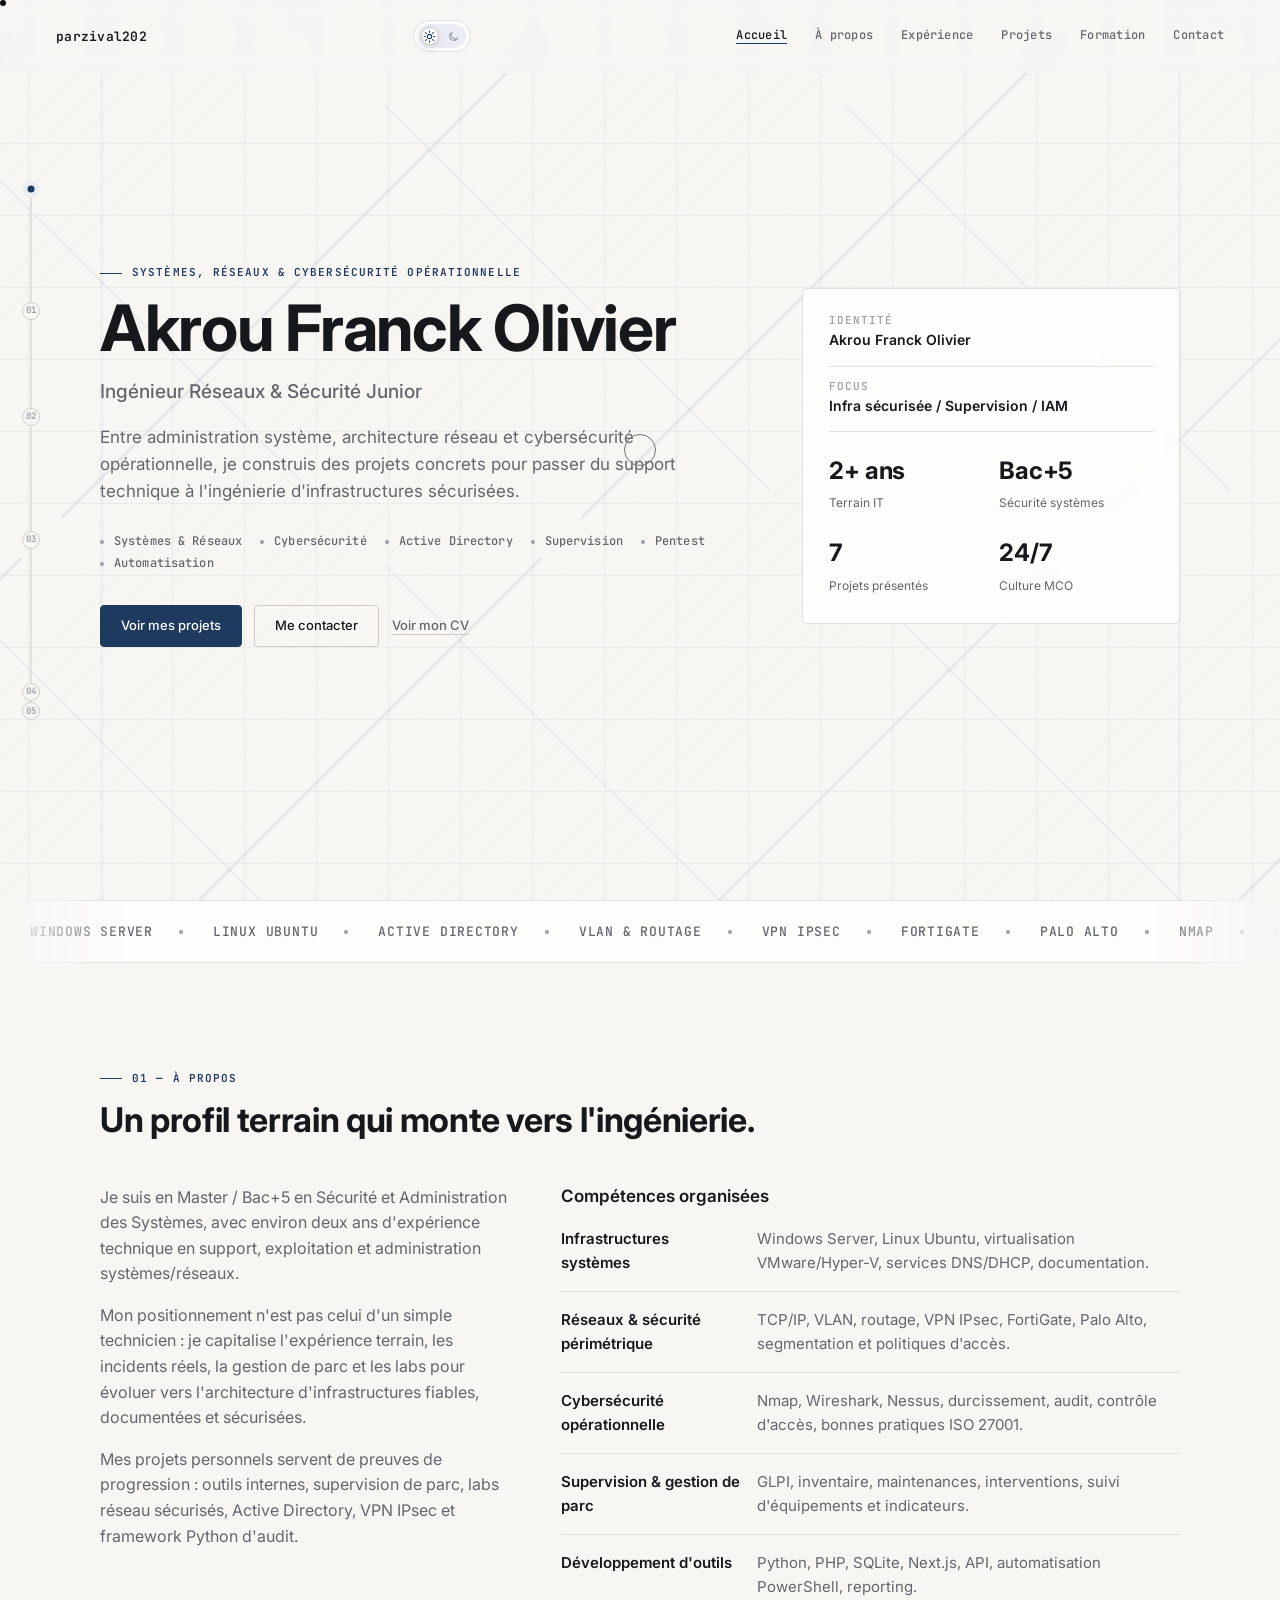
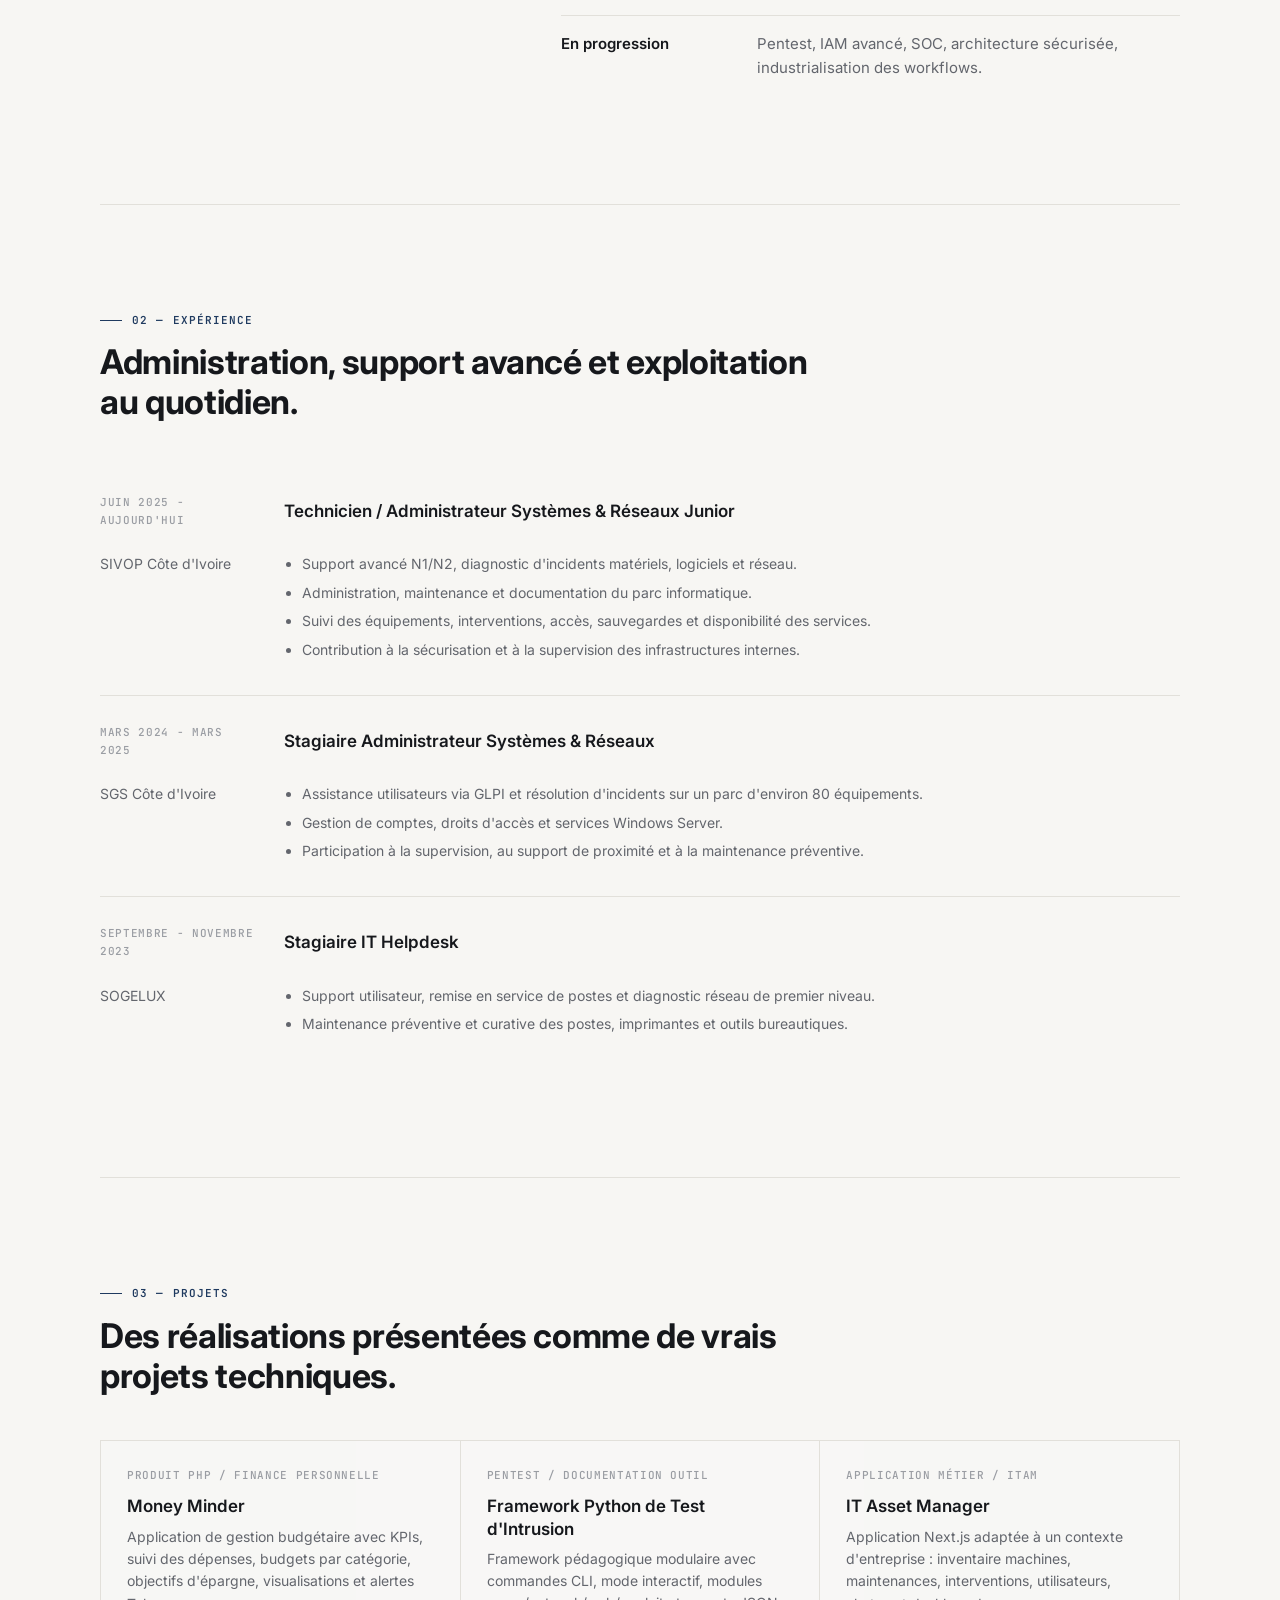
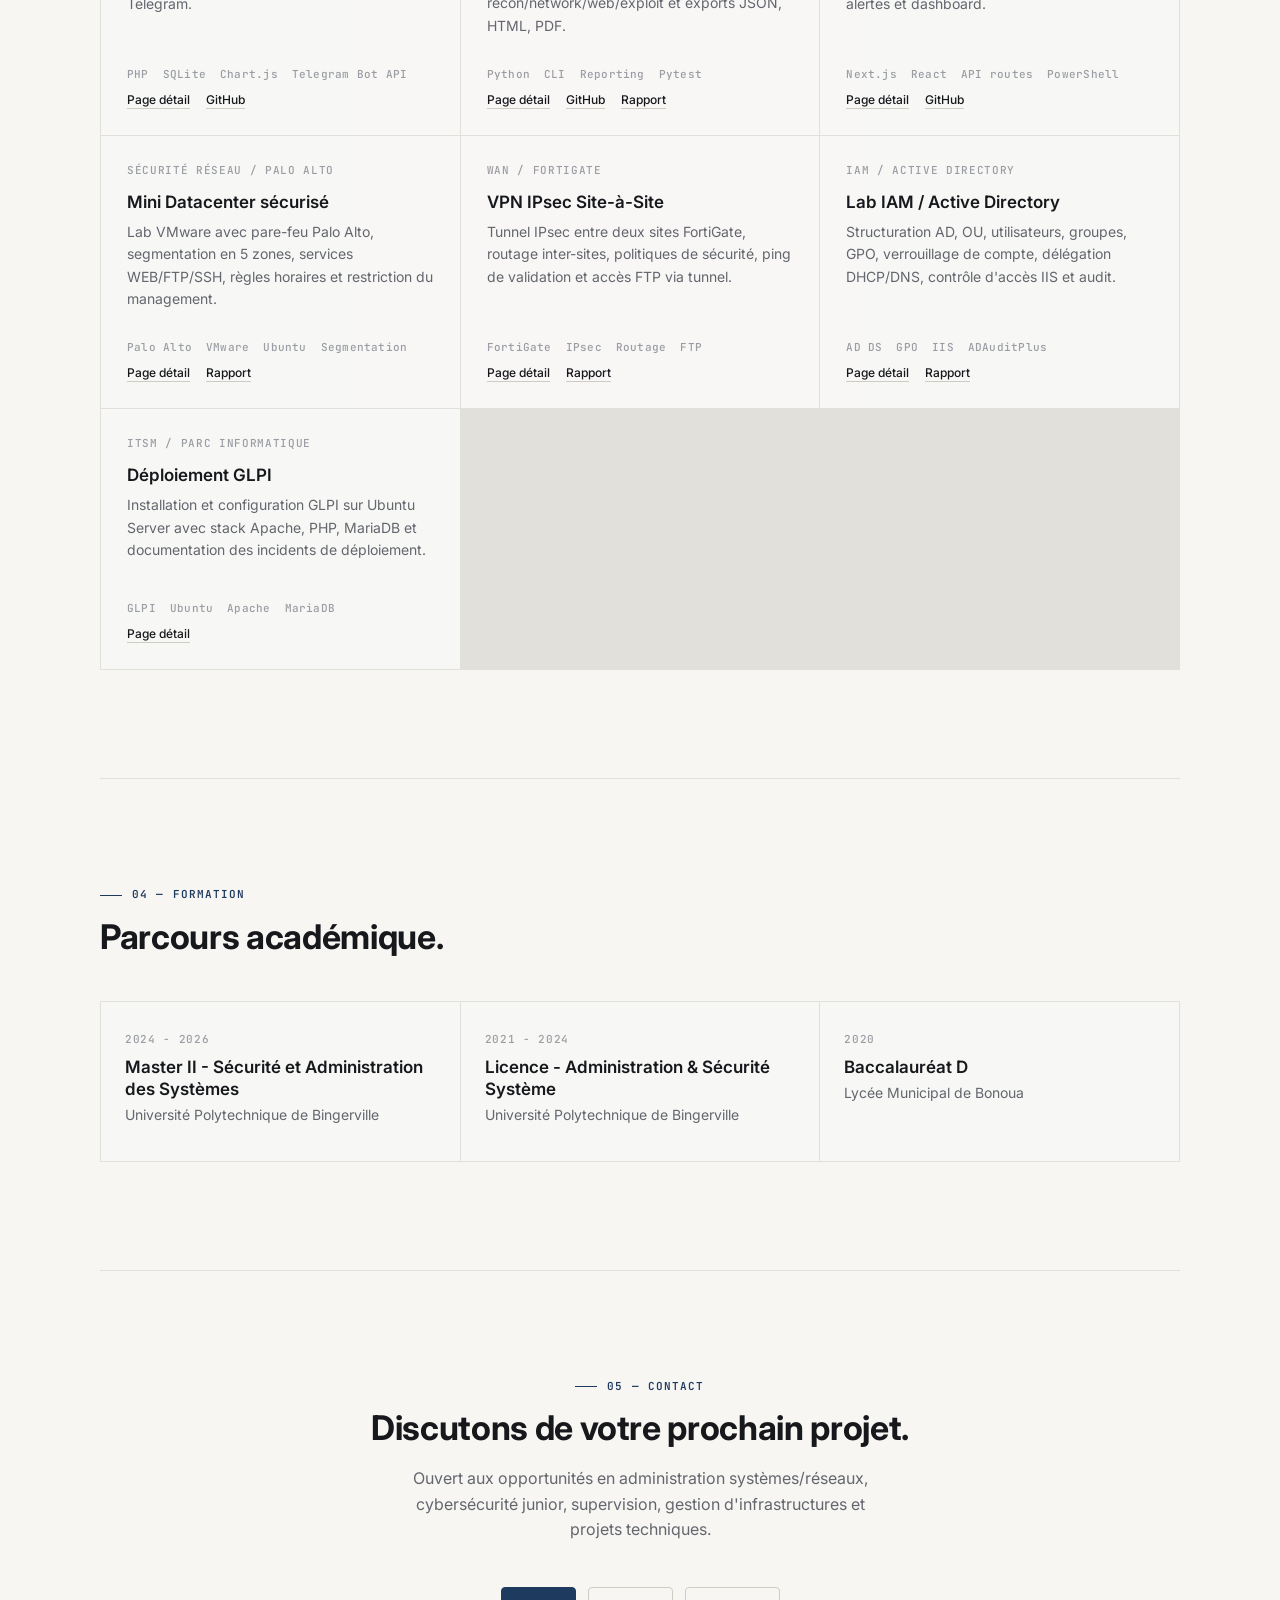
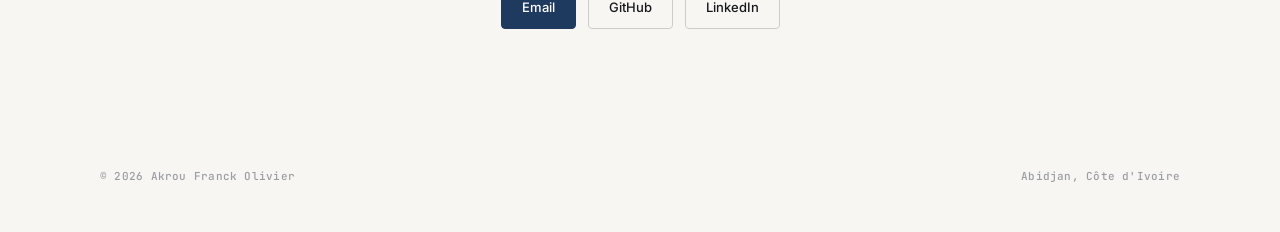
<file: index.html>
<!DOCTYPE html>
<html lang="fr">
<head>
  <meta charset="UTF-8" />
  <meta name="viewport" content="width=device-width, initial-scale=1.0" />
  <title>parzival202 | Akrou Franck Olivier - Ingénieur Réseaux & Sécurité Junior</title>
  <meta name="description" content="Portfolio d'Akrou Franck Olivier, ingénieur réseaux et sécurité junior : administration systèmes, cybersécurité opérationnelle, supervision, automatisation et projets techniques." />
  <link rel="preconnect" href="https://fonts.googleapis.com" />
  <link rel="preconnect" href="https://fonts.gstatic.com" crossorigin />
  <link href="https://fonts.googleapis.com/css2?family=Inter:wght@400;500;600;700;800&family=JetBrains+Mono:wght@400;600&display=swap" rel="stylesheet" />
  <link rel="stylesheet" href="style.css" />
</head>
<body>
  <header class="site-header" data-header>
    <a class="brand" href="#accueil" aria-label="Retour à l'accueil">parzival202</a>
    <button class="menu-toggle" type="button" aria-label="Ouvrir le menu" aria-expanded="false" data-menu-toggle>
      <span></span><span></span><span></span>
    </button>
    <nav class="site-nav" data-nav aria-label="Navigation principale">
      <a href="#accueil">Accueil</a>
      <a href="#apropos">À propos</a>
      <a href="#experience">Expérience</a>
      <a href="#projets">Projets</a>
      <a href="#formation">Formation</a>
      <a href="#contact">Contact</a>
    </nav>
  </header>

  <nav class="scroll-rail" aria-label="Progression de la page" data-scroll-rail>
    <div class="scroll-rail-track">
      <div class="scroll-rail-fill" data-rail-fill></div>
      <div class="scroll-rail-thumb" data-rail-thumb></div>
      <ol class="scroll-rail-marks">
        <li><a href="#apropos" data-rail-mark="apropos" aria-label="Aller à À propos"><span>01</span></a></li>
        <li><a href="#experience" data-rail-mark="experience" aria-label="Aller à Expérience"><span>02</span></a></li>
        <li><a href="#projets" data-rail-mark="projets" aria-label="Aller à Projets"><span>03</span></a></li>
        <li><a href="#formation" data-rail-mark="formation" aria-label="Aller à Formation"><span>04</span></a></li>
        <li><a href="#contact" data-rail-mark="contact" aria-label="Aller à Contact"><span>05</span></a></li>
      </ol>
    </div>
  </nav>

  <main>
    <section class="hero section" id="accueil">
      <div class="hero-copy">
        <p class="eyebrow">Systèmes, réseaux & cybersécurité opérationnelle</p>
        <h1>Akrou Franck Olivier</h1>
        <p class="hero-title">Ingénieur Réseaux & Sécurité Junior</p>
        <p class="hero-lead">Entre administration système, architecture réseau et cybersécurité opérationnelle, je construis des projets concrets pour passer du support technique à l'ingénierie d'infrastructures sécurisées.</p>
        <div class="badge-row" aria-label="Domaines techniques">
          <span>Systèmes & Réseaux</span>
          <span>Cybersécurité</span>
          <span>Active Directory</span>
          <span>Supervision</span>
          <span>Pentest</span>
          <span>Automatisation</span>
        </div>
        <div class="hero-actions">
          <a class="btn btn-primary" href="#projets">Voir mes projets</a>
          <a class="btn btn-secondary" href="mailto:akroufranckolivier@gmail.com">Me contacter</a>
          <a class="btn btn-ghost" href="cv.html">Voir mon CV</a>
        </div>
      </div>

      <aside class="profile-card" aria-label="Synthèse profil technique">
        <div class="profile-row"><span>Identité</span><strong>Akrou Franck Olivier</strong></div>
        <div class="profile-row"><span>Focus</span><strong>Infra sécurisée / Supervision / IAM</strong></div>
        <div class="profile-grid">
          <div><strong>2+ ans</strong><span>Terrain IT</span></div>
          <div><strong>Bac+5</strong><span>Sécurité systèmes</span></div>
          <div><strong>7</strong><span>Projets présentés</span></div>
          <div><strong>24/7</strong><span>Culture MCO</span></div>
        </div>
      </aside>
    </section>

    <div class="marquee" aria-hidden="true">
      <div class="marquee-track">
        <span>Windows Server</span><span>Linux Ubuntu</span><span>Active Directory</span><span>VLAN & Routage</span><span>VPN IPsec</span><span>FortiGate</span><span>Palo Alto</span><span>Nmap</span><span>Wireshark</span><span>GLPI</span><span>Python</span><span>Supervision</span>
        <span>Windows Server</span><span>Linux Ubuntu</span><span>Active Directory</span><span>VLAN & Routage</span><span>VPN IPsec</span><span>FortiGate</span><span>Palo Alto</span><span>Nmap</span><span>Wireshark</span><span>GLPI</span><span>Python</span><span>Supervision</span>
      </div>
    </div>

    <section class="section" id="apropos">
      <div class="section-heading reveal">
        <p class="eyebrow">01 — À propos</p>
        <h2>Un profil terrain qui monte vers l'ingénierie.</h2>
      </div>
      <div class="about-layout">
        <div class="prose reveal">
          <p>Je suis en Master / Bac+5 en Sécurité et Administration des Systèmes, avec environ deux ans d'expérience technique en support, exploitation et administration systèmes/réseaux.</p>
          <p>Mon positionnement n'est pas celui d'un simple technicien : je capitalise l'expérience terrain, les incidents réels, la gestion de parc et les labs pour évoluer vers l'architecture d'infrastructures fiables, documentées et sécurisées.</p>
          <p>Mes projets personnels servent de preuves de progression : outils internes, supervision de parc, labs réseau sécurisés, Active Directory, VPN IPsec et framework Python d'audit.</p>
        </div>
        <div class="skills-panel reveal">
          <h3>Compétences organisées</h3>
          <div class="skill-group"><strong>Infrastructures systèmes</strong><p>Windows Server, Linux Ubuntu, virtualisation VMware/Hyper-V, services DNS/DHCP, documentation.</p></div>
          <div class="skill-group"><strong>Réseaux & sécurité périmétrique</strong><p>TCP/IP, VLAN, routage, VPN IPsec, FortiGate, Palo Alto, segmentation et politiques d'accès.</p></div>
          <div class="skill-group"><strong>Cybersécurité opérationnelle</strong><p>Nmap, Wireshark, Nessus, durcissement, audit, contrôle d'accès, bonnes pratiques ISO 27001.</p></div>
          <div class="skill-group"><strong>Supervision & gestion de parc</strong><p>GLPI, inventaire, maintenances, interventions, suivi d'équipements et indicateurs.</p></div>
          <div class="skill-group"><strong>Développement d'outils</strong><p>Python, PHP, SQLite, Next.js, API, automatisation PowerShell, reporting.</p></div>
          <div class="skill-group"><strong>En progression</strong><p>Pentest, IAM avancé, SOC, architecture sécurisée, industrialisation des workflows.</p></div>
        </div>
      </div>
    </section>

    <section class="section" id="experience">
      <div class="section-heading reveal">
        <p class="eyebrow">02 — Expérience</p>
        <h2>Administration, support avancé et exploitation au quotidien.</h2>
      </div>
      <div class="timeline reveal">
        <article>
          <span>Juin 2025 - Aujourd'hui</span>
          <h3>Technicien / Administrateur Systèmes & Réseaux Junior</h3>
          <p>SIVOP Côte d'Ivoire</p>
          <ul>
            <li>Support avancé N1/N2, diagnostic d'incidents matériels, logiciels et réseau.</li>
            <li>Administration, maintenance et documentation du parc informatique.</li>
            <li>Suivi des équipements, interventions, accès, sauvegardes et disponibilité des services.</li>
            <li>Contribution à la sécurisation et à la supervision des infrastructures internes.</li>
          </ul>
        </article>
        <article>
          <span>Mars 2024 - Mars 2025</span>
          <h3>Stagiaire Administrateur Systèmes & Réseaux</h3>
          <p>SGS Côte d'Ivoire</p>
          <ul>
            <li>Assistance utilisateurs via GLPI et résolution d'incidents sur un parc d'environ 80 équipements.</li>
            <li>Gestion de comptes, droits d'accès et services Windows Server.</li>
            <li>Participation à la supervision, au support de proximité et à la maintenance préventive.</li>
          </ul>
        </article>
        <article>
          <span>Septembre - Novembre 2023</span>
          <h3>Stagiaire IT Helpdesk</h3>
          <p>SOGELUX</p>
          <ul>
            <li>Support utilisateur, remise en service de postes et diagnostic réseau de premier niveau.</li>
            <li>Maintenance préventive et curative des postes, imprimantes et outils bureautiques.</li>
          </ul>
        </article>
      </div>
    </section>

    <section class="section" id="projets">
      <div class="section-heading reveal">
        <p class="eyebrow">03 — Projets</p>
        <h2>Des réalisations présentées comme de vrais projets techniques.</h2>
      </div>
      <div class="projects-grid">
        <article class="project-card reveal">
          <p class="project-type">Produit PHP / Finance personnelle</p>
          <h3>Money Minder</h3>
          <p>Application de gestion budgétaire avec KPIs, suivi des dépenses, budgets par catégorie, objectifs d'épargne, visualisations et alertes Telegram.</p>
          <div class="tag-row"><span>PHP</span><span>SQLite</span><span>Chart.js</span><span>Telegram Bot API</span></div>
          <div class="card-actions">
            <a href="projects/money-minder.html">Page détail</a>
            <a href="https://github.com/parzival202/Money-Minder-mark3" target="_blank" rel="noopener">GitHub</a>
          </div>
        </article>
        <article class="project-card reveal">
          <p class="project-type">Pentest / Documentation outil</p>
          <h3>Framework Python de Test d'Intrusion</h3>
          <p>Framework pédagogique modulaire avec commandes CLI, mode interactif, modules recon/network/web/exploit et exports JSON, HTML, PDF.</p>
          <div class="tag-row"><span>Python</span><span>CLI</span><span>Reporting</span><span>Pytest</span></div>
          <div class="card-actions">
            <a href="projects/framework-pentest-python.html">Page détail</a>
            <a href="https://github.com/parzival202/python-pour-test-d-intrusion" target="_blank" rel="noopener">GitHub</a>
            <a href="assets/reports/projet-outil-pentest.pdf" target="_blank" rel="noopener">Rapport</a>
          </div>
        </article>
        <article class="project-card reveal">
          <p class="project-type">Application métier / ITAM</p>
          <h3>IT Asset Manager</h3>
          <p>Application Next.js adaptée à un contexte d'entreprise : inventaire machines, maintenances, interventions, utilisateurs, alertes et dashboard.</p>
          <div class="tag-row"><span>Next.js</span><span>React</span><span>API routes</span><span>PowerShell</span></div>
          <div class="card-actions">
            <a href="projects/it-asset-manager.html">Page détail</a>
            <a href="https://github.com/parzival202/It-asset-manager-ITAM-" target="_blank" rel="noopener">GitHub</a>
          </div>
        </article>
        <article class="project-card reveal">
          <p class="project-type">Sécurité réseau / Palo Alto</p>
          <h3>Mini Datacenter sécurisé</h3>
          <p>Lab VMware avec pare-feu Palo Alto, segmentation en 5 zones, services WEB/FTP/SSH, règles horaires et restriction du management.</p>
          <div class="tag-row"><span>Palo Alto</span><span>VMware</span><span>Ubuntu</span><span>Segmentation</span></div>
          <div class="card-actions">
            <a href="projects/mini-datacenter.html">Page détail</a>
            <a href="assets/reports/lab-securite-datacenter.pdf" target="_blank" rel="noopener">Rapport</a>
          </div>
        </article>
        <article class="project-card reveal">
          <p class="project-type">WAN / FortiGate</p>
          <h3>VPN IPsec Site-à-Site</h3>
          <p>Tunnel IPsec entre deux sites FortiGate, routage inter-sites, politiques de sécurité, ping de validation et accès FTP via tunnel.</p>
          <div class="tag-row"><span>FortiGate</span><span>IPsec</span><span>Routage</span><span>FTP</span></div>
          <div class="card-actions">
            <a href="projects/vpn-ipsec.html">Page détail</a>
            <a href="assets/reports/lab-wan-routeur.pdf" target="_blank" rel="noopener">Rapport</a>
          </div>
        </article>
        <article class="project-card reveal">
          <p class="project-type">IAM / Active Directory</p>
          <h3>Lab IAM / Active Directory</h3>
          <p>Structuration AD, OU, utilisateurs, groupes, GPO, verrouillage de compte, délégation DHCP/DNS, contrôle d'accès IIS et audit.</p>
          <div class="tag-row"><span>AD DS</span><span>GPO</span><span>IIS</span><span>ADAuditPlus</span></div>
          <div class="card-actions">
            <a href="projects/lab-iam-active-directory.html">Page détail</a>
            <a href="assets/reports/rapport-lab-iam.pdf" target="_blank" rel="noopener">Rapport</a>
          </div>
        </article>
        <article class="project-card reveal">
          <p class="project-type">ITSM / Parc informatique</p>
          <h3>Déploiement GLPI</h3>
          <p>Installation et configuration GLPI sur Ubuntu Server avec stack Apache, PHP, MariaDB et documentation des incidents de déploiement.</p>
          <div class="tag-row"><span>GLPI</span><span>Ubuntu</span><span>Apache</span><span>MariaDB</span></div>
          <div class="card-actions">
            <a href="projects/glpi.html">Page détail</a>
          </div>
        </article>
      </div>
    </section>

    <section class="section" id="formation">
      <div class="section-heading reveal">
        <p class="eyebrow">04 — Formation</p>
        <h2>Parcours académique.</h2>
      </div>
      <div class="education-grid reveal">
        <article><span>2024 - 2026</span><h3>Master II - Sécurité et Administration des Systèmes</h3><p>Université Polytechnique de Bingerville</p></article>
        <article><span>2021 - 2024</span><h3>Licence - Administration & Sécurité Système</h3><p>Université Polytechnique de Bingerville</p></article>
        <article><span>2020</span><h3>Baccalauréat D</h3><p>Lycée Municipal de Bonoua</p></article>
      </div>
    </section>

    <section class="section contact-section" id="contact">
      <div class="section-heading reveal">
        <p class="eyebrow">05 — Contact</p>
        <h2>Discutons de votre prochain projet.</h2>
        <p class="contact-lead">Ouvert aux opportunités en administration systèmes/réseaux, cybersécurité junior, supervision, gestion d'infrastructures et projets techniques.</p>
      </div>
      <div class="contact-links reveal">
        <a class="btn btn-primary" href="mailto:akroufranckolivier@gmail.com">Email</a>
        <a class="btn btn-secondary" href="https://github.com/parzival202" target="_blank" rel="noopener">GitHub</a>
        <a class="btn btn-secondary" href="https://www.linkedin.com/in/franck-olivier-akrou-0912151b7/" target="_blank" rel="noopener">LinkedIn</a>
      </div>
    </section>
  </main>

  <footer class="site-footer">
    <span>© 2026 Akrou Franck Olivier</span>
    <span>Abidjan, Côte d'Ivoire</span>
  </footer>

  <script src="script.js"></script>
</body>
</html>
</file>
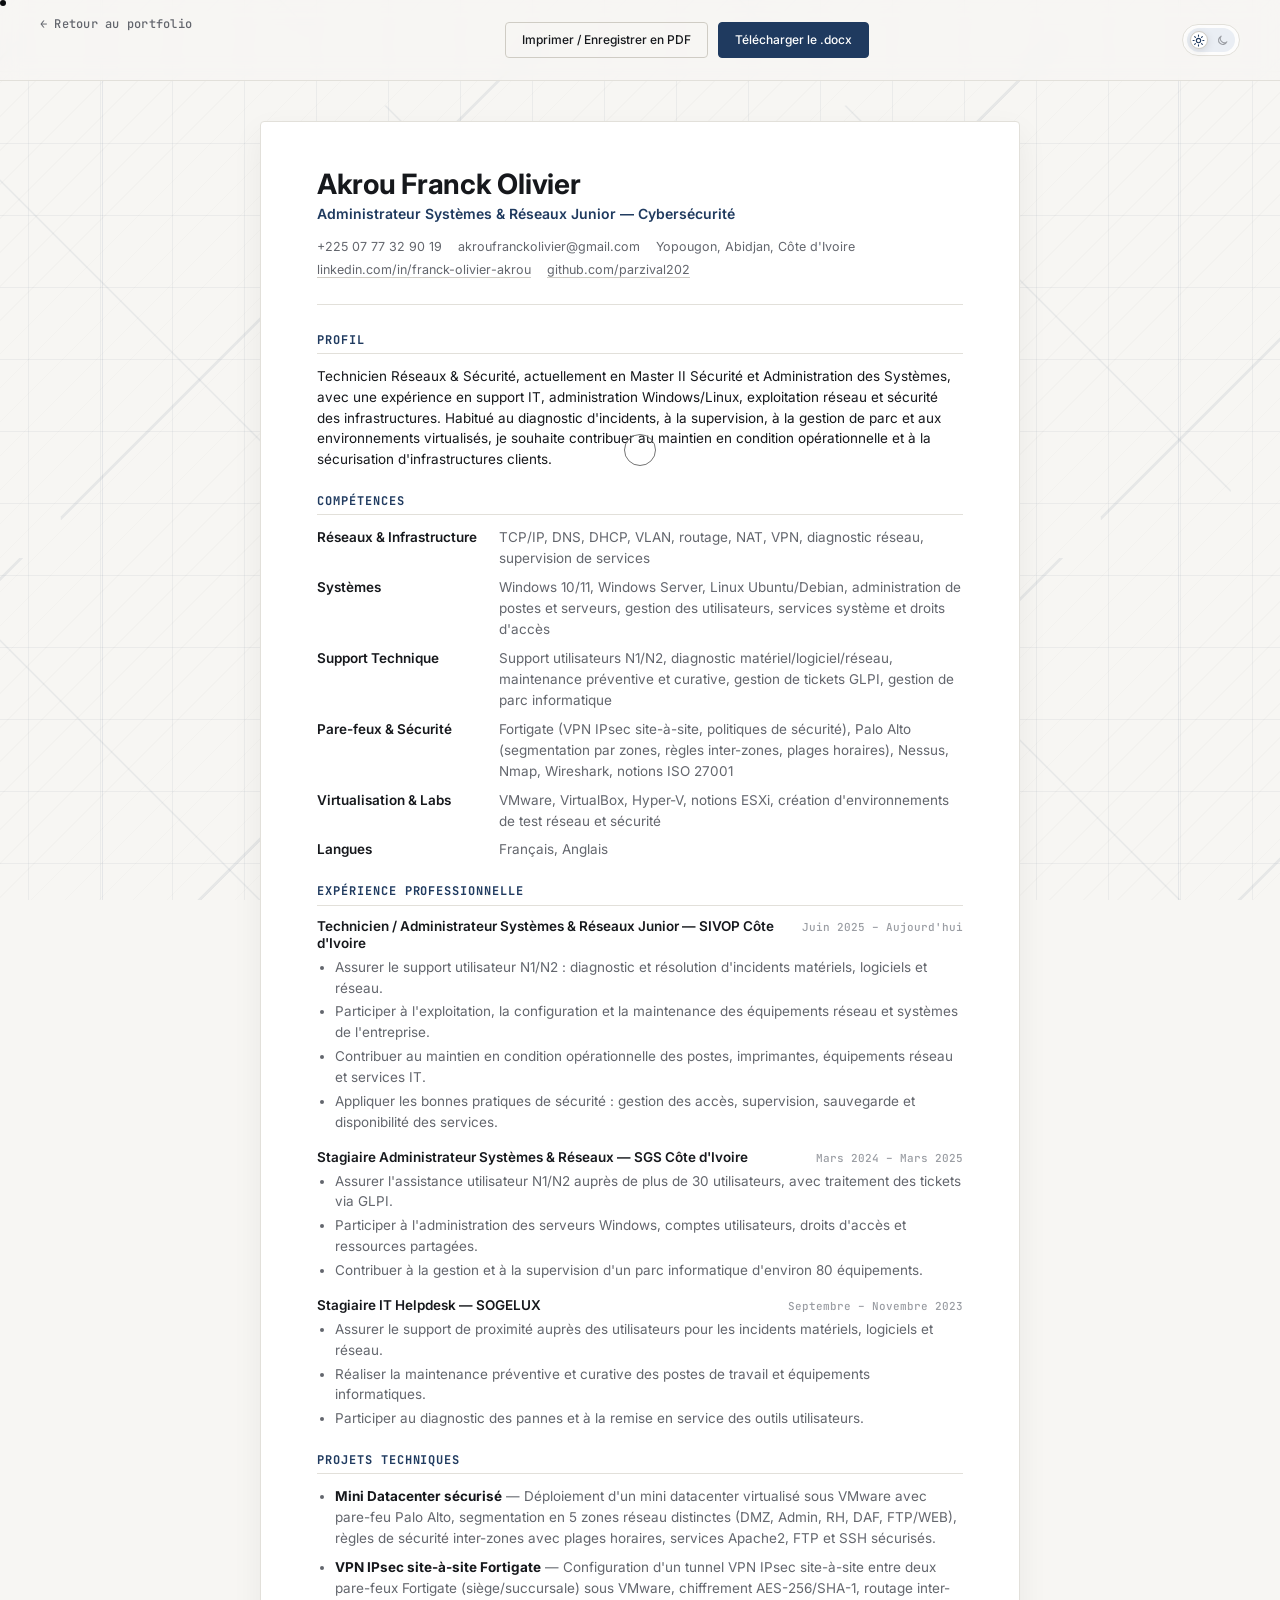
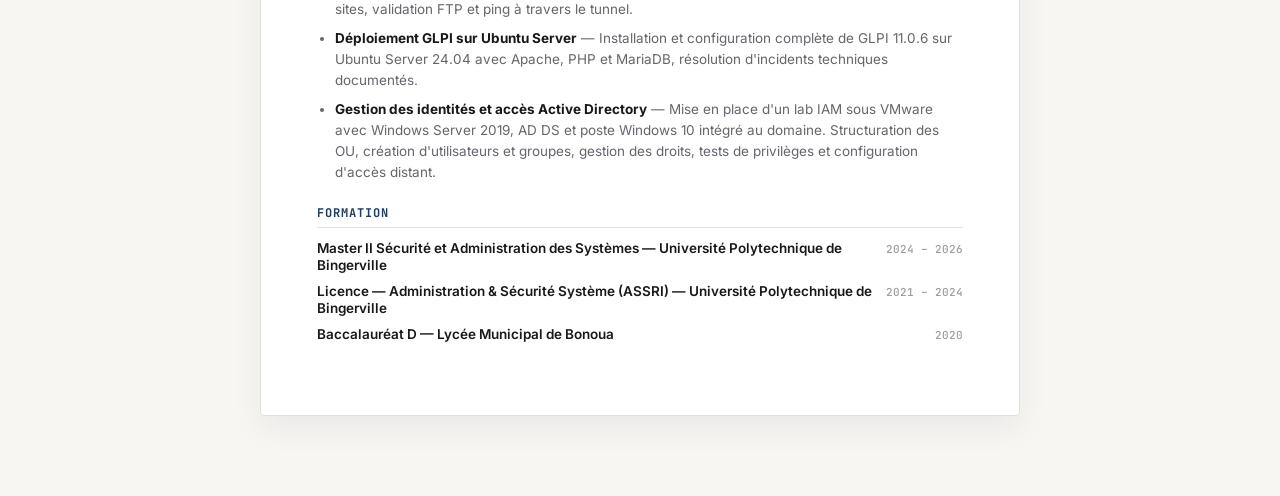
<file: cv.html>
<!DOCTYPE html>
<html lang="fr">
<head>
  <meta charset="UTF-8" />
  <meta name="viewport" content="width=device-width, initial-scale=1.0" />
  <title>CV | Akrou Franck Olivier</title>
  <meta name="description" content="CV d'Akrou Franck Olivier, administrateur systèmes & réseaux junior, cybersécurité opérationnelle." />
  <link rel="preconnect" href="https://fonts.googleapis.com" />
  <link rel="preconnect" href="https://fonts.gstatic.com" crossorigin />
  <link href="https://fonts.googleapis.com/css2?family=Inter:wght@400;500;600;700;800&family=JetBrains+Mono:wght@400;600&display=swap" rel="stylesheet" />
  <link rel="stylesheet" href="style.css" />
  <link rel="stylesheet" href="cv.css" />
</head>
<body class="cv-body">
  <div class="cv-toolbar no-print" data-header>
    <a class="back-link" href="index.html#accueil">← Retour au portfolio</a>
    <div class="cv-toolbar-actions">
      <button class="btn btn-secondary" type="button" onclick="window.print()">Imprimer / Enregistrer en PDF</button>
      <a class="btn btn-primary" href="assets/cv/CV%20-%20Akrou%20Franck%20Olivier.docx" download>Télécharger le .docx</a>
    </div>
  </div>

  <main class="cv-page">
    <header class="cv-head">
      <h1>Akrou Franck Olivier</h1>
      <p class="cv-role">Administrateur Systèmes &amp; Réseaux Junior — Cybersécurité</p>
      <p class="cv-contact">
        <span>+225 07 77 32 90 19</span>
        <span>akroufranckolivier@gmail.com</span>
        <span>Yopougon, Abidjan, Côte d'Ivoire</span>
      </p>
      <p class="cv-contact cv-contact-links">
        <a href="https://www.linkedin.com/in/franck-olivier-akrou-0912151b7/" target="_blank" rel="noopener">linkedin.com/in/franck-olivier-akrou</a>
        <a href="https://github.com/parzival202" target="_blank" rel="noopener">github.com/parzival202</a>
      </p>
    </header>

    <section class="cv-section">
      <h2>Profil</h2>
      <p>Technicien Réseaux &amp; Sécurité, actuellement en Master II Sécurité et Administration des Systèmes, avec une expérience en support IT, administration Windows/Linux, exploitation réseau et sécurité des infrastructures. Habitué au diagnostic d'incidents, à la supervision, à la gestion de parc et aux environnements virtualisés, je souhaite contribuer au maintien en condition opérationnelle et à la sécurisation d'infrastructures clients.</p>
    </section>

    <section class="cv-section">
      <h2>Compétences</h2>
      <dl class="cv-skills">
        <div><dt>Réseaux &amp; Infrastructure</dt><dd>TCP/IP, DNS, DHCP, VLAN, routage, NAT, VPN, diagnostic réseau, supervision de services</dd></div>
        <div><dt>Systèmes</dt><dd>Windows 10/11, Windows Server, Linux Ubuntu/Debian, administration de postes et serveurs, gestion des utilisateurs, services système et droits d'accès</dd></div>
        <div><dt>Support Technique</dt><dd>Support utilisateurs N1/N2, diagnostic matériel/logiciel/réseau, maintenance préventive et curative, gestion de tickets GLPI, gestion de parc informatique</dd></div>
        <div><dt>Pare-feux &amp; Sécurité</dt><dd>Fortigate (VPN IPsec site-à-site, politiques de sécurité), Palo Alto (segmentation par zones, règles inter-zones, plages horaires), Nessus, Nmap, Wireshark, notions ISO 27001</dd></div>
        <div><dt>Virtualisation &amp; Labs</dt><dd>VMware, VirtualBox, Hyper-V, notions ESXi, création d'environnements de test réseau et sécurité</dd></div>
        <div><dt>Langues</dt><dd>Français, Anglais</dd></div>
      </dl>
    </section>

    <section class="cv-section">
      <h2>Expérience professionnelle</h2>

      <article class="cv-entry">
        <div class="cv-entry-head"><h3>Technicien / Administrateur Systèmes &amp; Réseaux Junior — SIVOP Côte d'Ivoire</h3><span>Juin 2025 – Aujourd'hui</span></div>
        <ul>
          <li>Assurer le support utilisateur N1/N2 : diagnostic et résolution d'incidents matériels, logiciels et réseau.</li>
          <li>Participer à l'exploitation, la configuration et la maintenance des équipements réseau et systèmes de l'entreprise.</li>
          <li>Contribuer au maintien en condition opérationnelle des postes, imprimantes, équipements réseau et services IT.</li>
          <li>Appliquer les bonnes pratiques de sécurité : gestion des accès, supervision, sauvegarde et disponibilité des services.</li>
        </ul>
      </article>

      <article class="cv-entry">
        <div class="cv-entry-head"><h3>Stagiaire Administrateur Systèmes &amp; Réseaux — SGS Côte d'Ivoire</h3><span>Mars 2024 – Mars 2025</span></div>
        <ul>
          <li>Assurer l'assistance utilisateur N1/N2 auprès de plus de 30 utilisateurs, avec traitement des tickets via GLPI.</li>
          <li>Participer à l'administration des serveurs Windows, comptes utilisateurs, droits d'accès et ressources partagées.</li>
          <li>Contribuer à la gestion et à la supervision d'un parc informatique d'environ 80 équipements.</li>
        </ul>
      </article>

      <article class="cv-entry">
        <div class="cv-entry-head"><h3>Stagiaire IT Helpdesk — SOGELUX</h3><span>Septembre – Novembre 2023</span></div>
        <ul>
          <li>Assurer le support de proximité auprès des utilisateurs pour les incidents matériels, logiciels et réseau.</li>
          <li>Réaliser la maintenance préventive et curative des postes de travail et équipements informatiques.</li>
          <li>Participer au diagnostic des pannes et à la remise en service des outils utilisateurs.</li>
        </ul>
      </article>
    </section>

    <section class="cv-section">
      <h2>Projets techniques</h2>
      <ul class="cv-projects">
        <li><strong>Mini Datacenter sécurisé</strong> — Déploiement d'un mini datacenter virtualisé sous VMware avec pare-feu Palo Alto, segmentation en 5 zones réseau distinctes (DMZ, Admin, RH, DAF, FTP/WEB), règles de sécurité inter-zones avec plages horaires, services Apache2, FTP et SSH sécurisés.</li>
        <li><strong>VPN IPsec site-à-site Fortigate</strong> — Configuration d'un tunnel VPN IPsec site-à-site entre deux pare-feux Fortigate (siège/succursale) sous VMware, chiffrement AES-256/SHA-1, routage inter-sites, validation FTP et ping à travers le tunnel.</li>
        <li><strong>Déploiement GLPI sur Ubuntu Server</strong> — Installation et configuration complète de GLPI 11.0.6 sur Ubuntu Server 24.04 avec Apache, PHP et MariaDB, résolution d'incidents techniques documentés.</li>
        <li><strong>Gestion des identités et accès Active Directory</strong> — Mise en place d'un lab IAM sous VMware avec Windows Server 2019, AD DS et poste Windows 10 intégré au domaine. Structuration des OU, création d'utilisateurs et groupes, gestion des droits, tests de privilèges et configuration d'accès distant.</li>
      </ul>
    </section>

    <section class="cv-section">
      <h2>Formation</h2>
      <article class="cv-entry cv-entry-compact">
        <div class="cv-entry-head"><h3>Master II Sécurité et Administration des Systèmes — Université Polytechnique de Bingerville</h3><span>2024 – 2026</span></div>
      </article>
      <article class="cv-entry cv-entry-compact">
        <div class="cv-entry-head"><h3>Licence — Administration &amp; Sécurité Système (ASSRI) — Université Polytechnique de Bingerville</h3><span>2021 – 2024</span></div>
      </article>
      <article class="cv-entry cv-entry-compact">
        <div class="cv-entry-head"><h3>Baccalauréat D — Lycée Municipal de Bonoua</h3><span>2020</span></div>
      </article>
    </section>
  </main>
  <script src="script.js"></script>
</body>
</html>
</file>
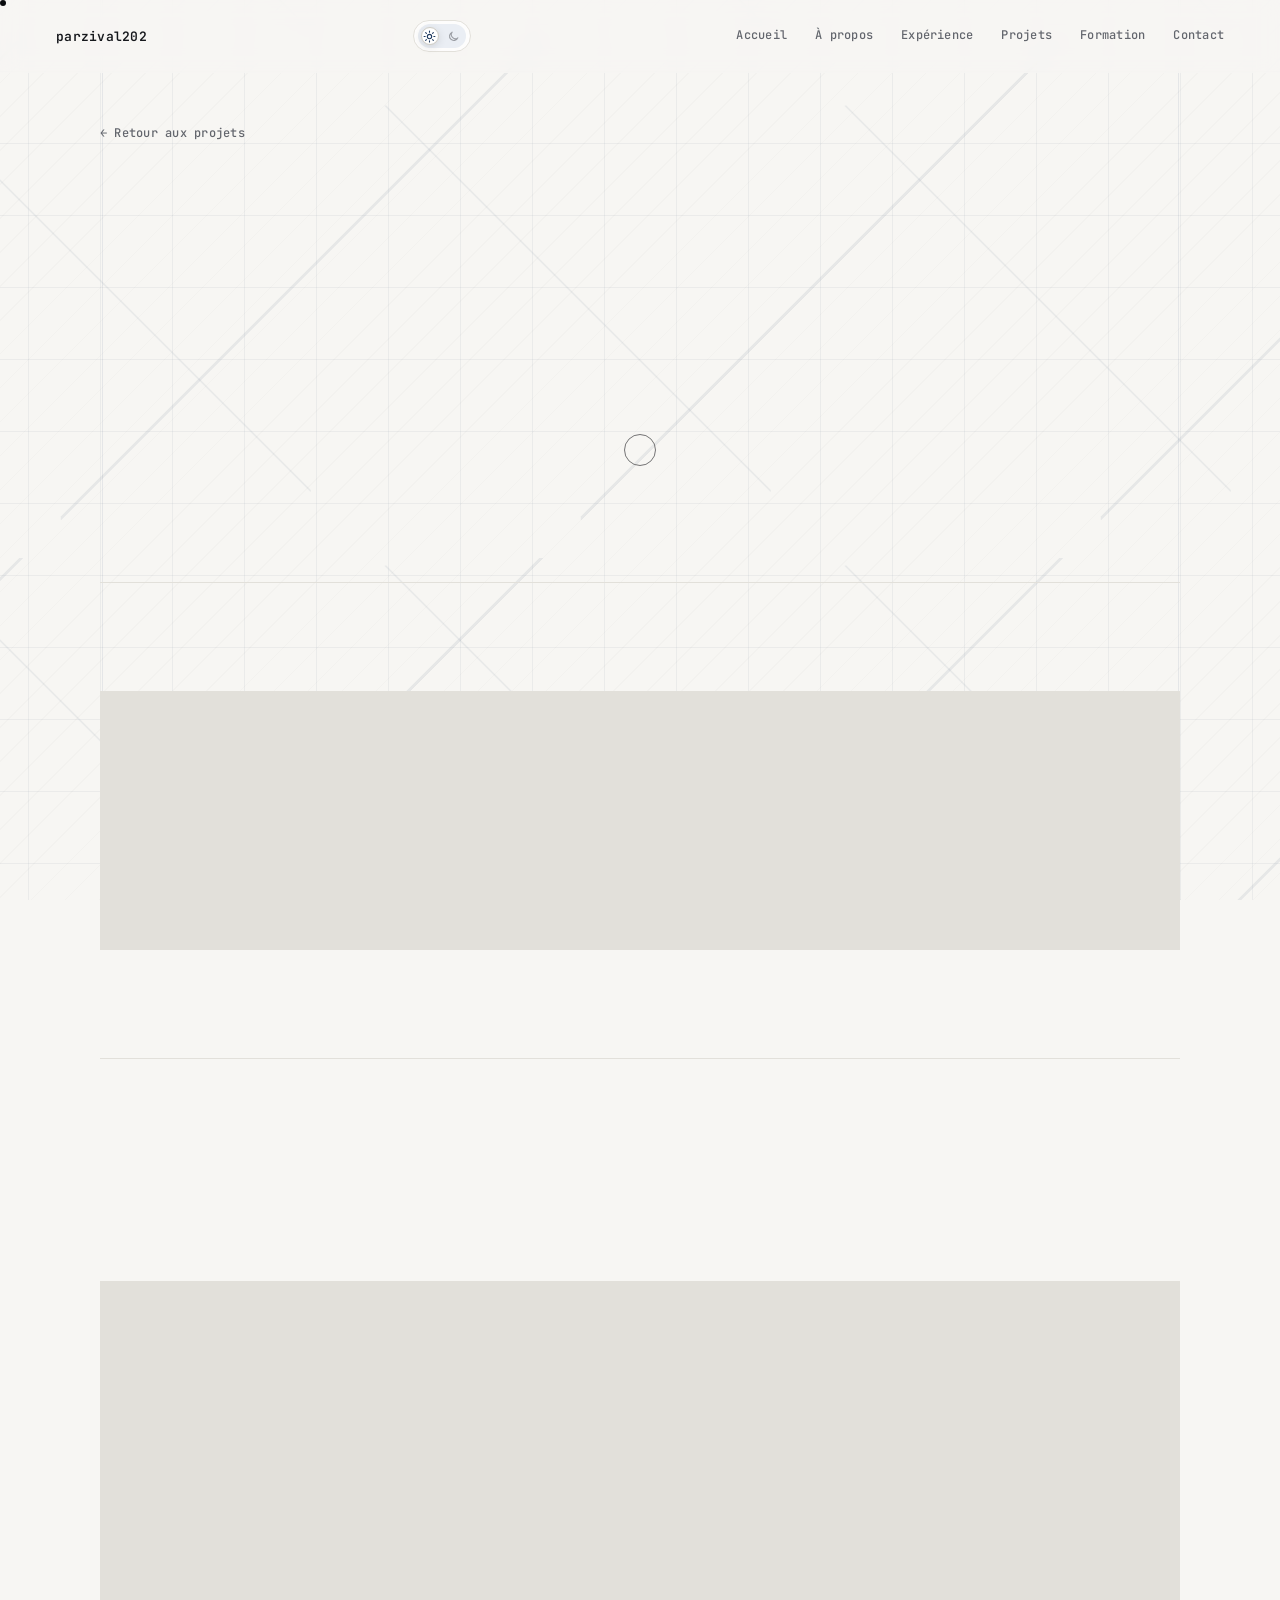
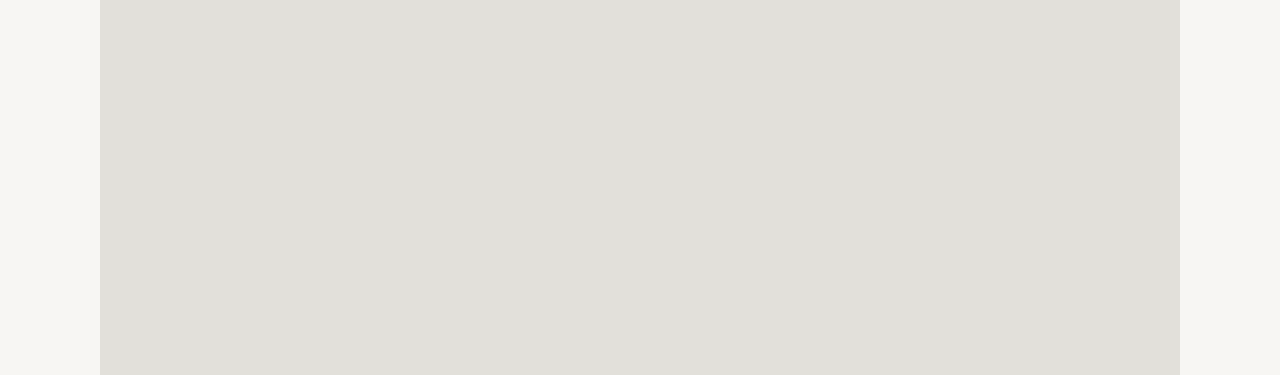
<file: projects/active-directory.html>
<!DOCTYPE html>
<html lang="fr">
<head>
  <meta charset="UTF-8" />
  <meta name="viewport" content="width=device-width, initial-scale=1.0" />
  <meta http-equiv="refresh" content="0; url=lab-iam-active-directory.html" />
  <title>Redirection Active Directory | parzival202</title>
  <link rel="stylesheet" href="../style.css" />
</head>
<body>
  <main class="section project-hero">
    <a class="back-link" href="lab-iam-active-directory.html">Ouvrir la page Lab IAM / Active Directory</a>
  </main>
</body>
</html>
</file>
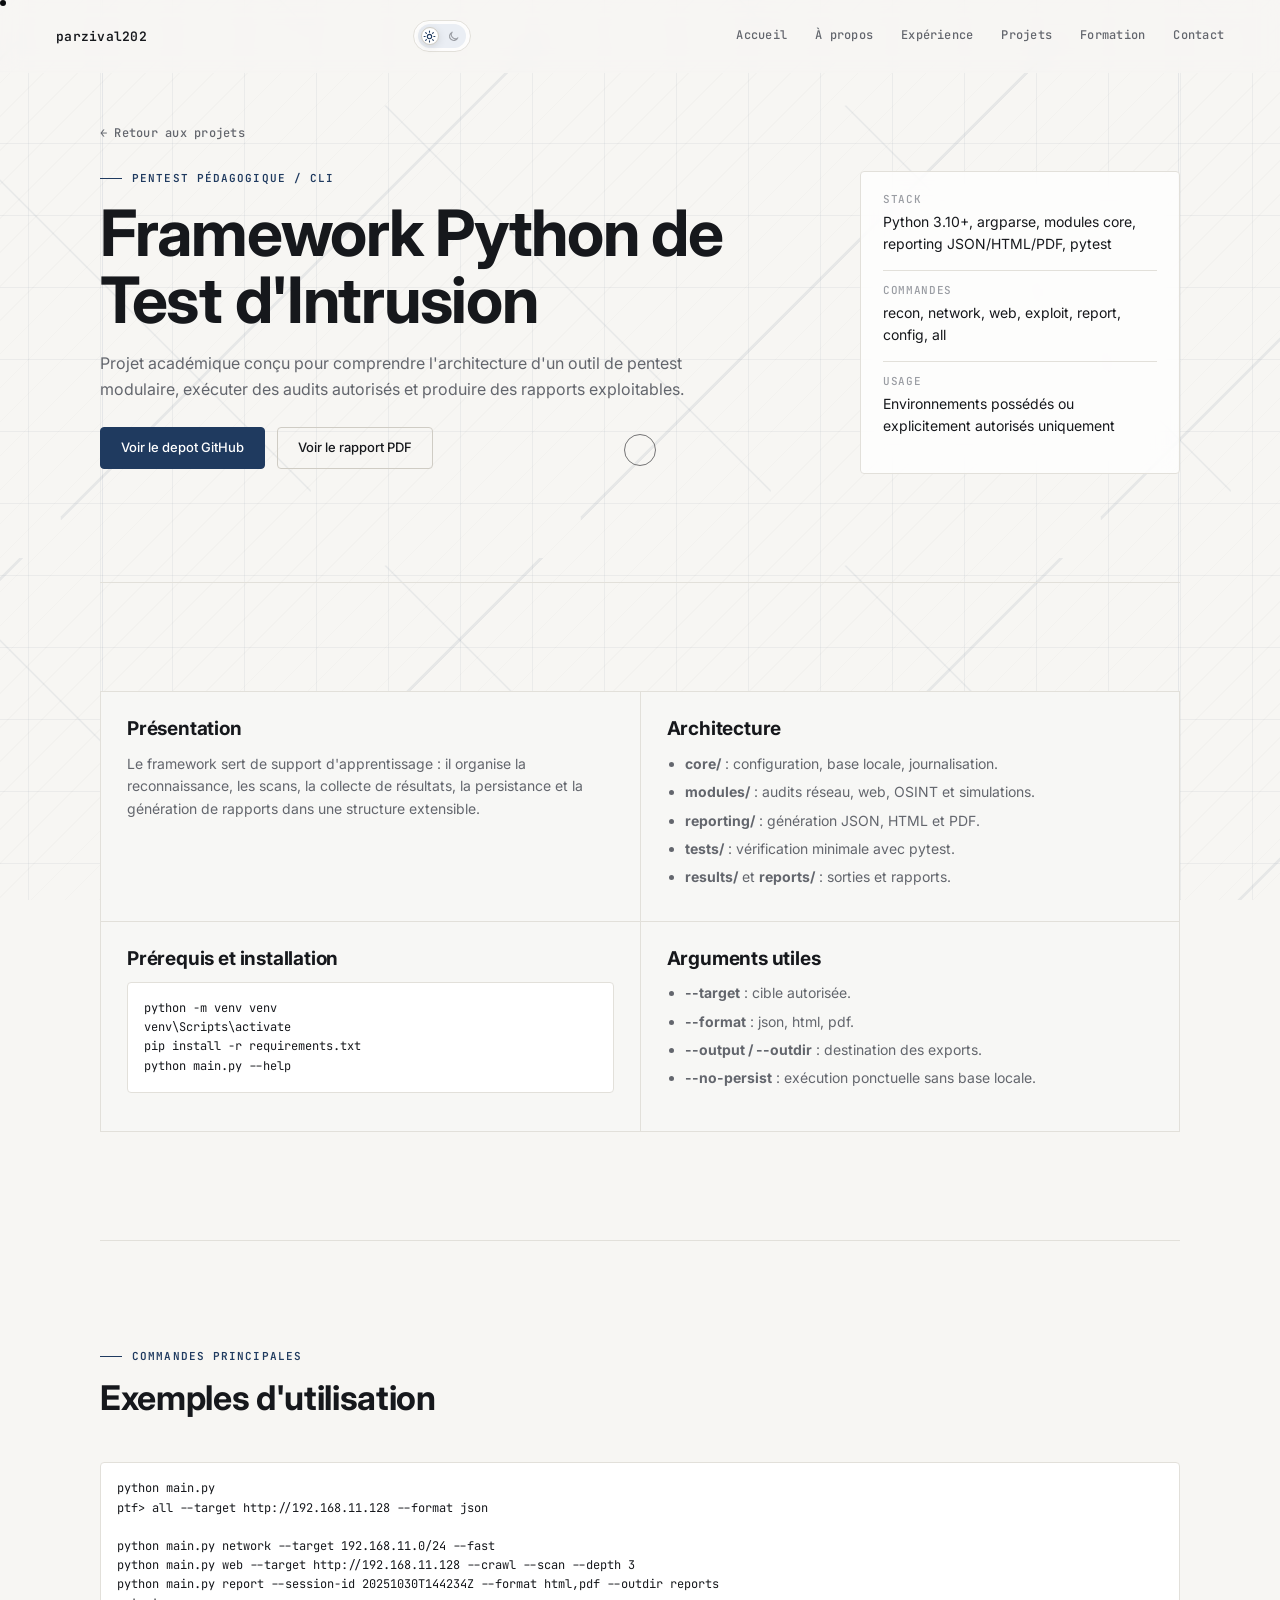
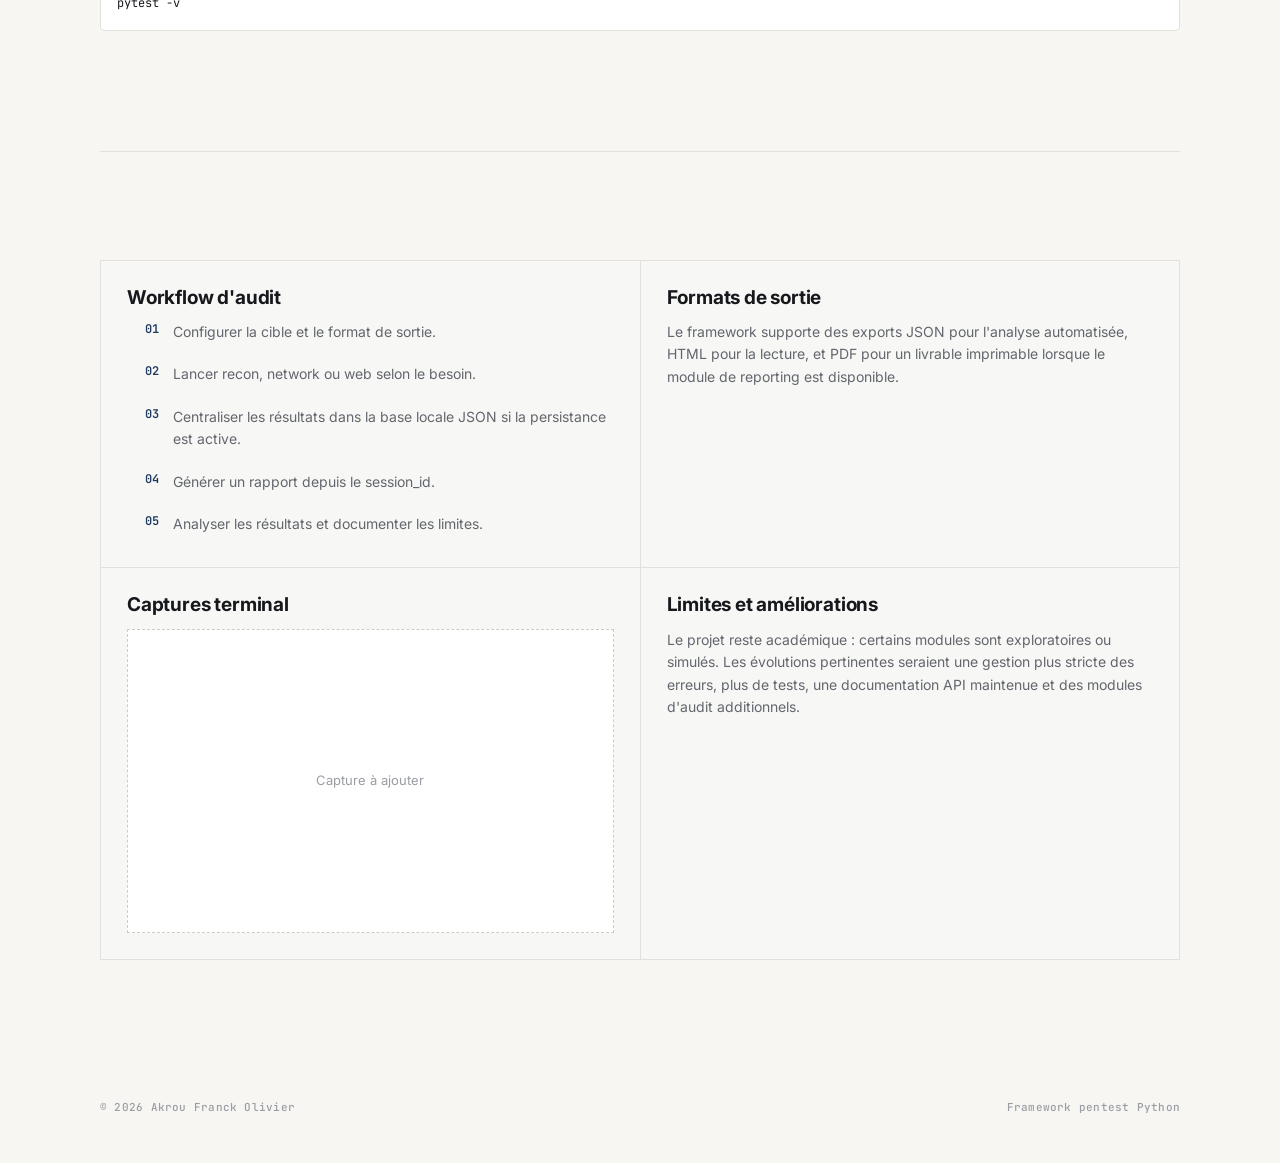
<file: projects/framework-pentest-python.html>
<!DOCTYPE html>
<html lang="fr">
<head>
  <meta charset="UTF-8" />
  <meta name="viewport" content="width=device-width, initial-scale=1.0" />
  <title>Framework Python de Test d'Intrusion | parzival202</title>
  <meta name="description" content="Documentation portfolio du framework Python de test d'intrusion : architecture modulaire, commandes CLI, modules, exports et rapports." />
  <link rel="preconnect" href="https://fonts.googleapis.com" />
  <link rel="preconnect" href="https://fonts.gstatic.com" crossorigin />
  <link href="https://fonts.googleapis.com/css2?family=Inter:wght@400;500;600;700;800&family=JetBrains+Mono:wght@400;600&display=swap" rel="stylesheet" />
  <link rel="stylesheet" href="../style.css" />
</head>
<body>
  <header class="site-header" data-header>
    <a class="brand" href="../index.html#accueil">parzival202</a>
    <button class="menu-toggle" type="button" aria-label="Ouvrir le menu" aria-expanded="false" data-menu-toggle><span></span><span></span><span></span></button>
    <nav class="site-nav" data-nav aria-label="Navigation principale">
      <a href="../index.html#accueil">Accueil</a><a href="../index.html#apropos">À propos</a><a href="../index.html#experience">Expérience</a><a href="../index.html#projets">Projets</a><a href="../index.html#formation">Formation</a><a href="../index.html#contact">Contact</a>
    </nav>
  </header>
  <main>
    <section class="section project-hero">
      <a class="back-link" href="../index.html#projets">← Retour aux projets</a>
      <div class="project-hero-grid">
        <div class="reveal">
          <p class="eyebrow">Pentest pédagogique / CLI</p>
          <h1>Framework Python de Test d'Intrusion</h1>
          <p class="project-summary">Projet académique conçu pour comprendre l'architecture d'un outil de pentest modulaire, exécuter des audits autorisés et produire des rapports exploitables.</p>
          <div class="hero-actions">
            <a class="btn btn-primary" href="https://github.com/parzival202/python-pour-test-d-intrusion" target="_blank" rel="noopener">Voir le depot GitHub</a>
            <a class="btn btn-secondary" href="../assets/reports/projet-outil-pentest.pdf" target="_blank" rel="noopener">Voir le rapport PDF</a>
          </div>
        </div>
        <aside class="project-meta reveal">
          <dl>
            <div><dt>Stack</dt><dd>Python 3.10+, argparse, modules core, reporting JSON/HTML/PDF, pytest</dd></div>
            <div><dt>Commandes</dt><dd>recon, network, web, exploit, report, config, all</dd></div>
            <div><dt>Usage</dt><dd>Environnements possédés ou explicitement autorisés uniquement</dd></div>
          </dl>
        </aside>
      </div>
    </section>

    <section class="section">
      <div class="detail-grid">
        <article class="detail-panel reveal"><h2>Présentation</h2><p>Le framework sert de support d'apprentissage : il organise la reconnaissance, les scans, la collecte de résultats, la persistance et la génération de rapports dans une structure extensible.</p></article>
        <article class="detail-panel reveal"><h2>Architecture</h2><ul><li><strong>core/</strong> : configuration, base locale, journalisation.</li><li><strong>modules/</strong> : audits réseau, web, OSINT et simulations.</li><li><strong>reporting/</strong> : génération JSON, HTML et PDF.</li><li><strong>tests/</strong> : vérification minimale avec pytest.</li><li><strong>results/</strong> et <strong>reports/</strong> : sorties et rapports.</li></ul></article>
        <article class="detail-panel reveal"><h2>Prérequis et installation</h2><pre class="code-block">python -m venv venv
venv\Scripts\activate
pip install -r requirements.txt
python main.py --help</pre></article>
        <article class="detail-panel reveal"><h2>Arguments utiles</h2><ul><li><strong>--target</strong> : cible autorisée.</li><li><strong>--format</strong> : json, html, pdf.</li><li><strong>--output / --outdir</strong> : destination des exports.</li><li><strong>--no-persist</strong> : exécution ponctuelle sans base locale.</li></ul></article>
      </div>
    </section>

    <section class="section">
      <div class="section-heading reveal"><p class="eyebrow">Commandes principales</p><h2>Exemples d'utilisation</h2></div>
      <pre class="code-block reveal">python main.py
ptf&gt; all --target http://192.168.11.128 --format json

python main.py network --target 192.168.11.0/24 --fast
python main.py web --target http://192.168.11.128 --crawl --scan --depth 3
python main.py report --session-id 20251030T144234Z --format html,pdf --outdir reports
pytest -v</pre>
    </section>

    <section class="section">
      <div class="detail-grid">
        <article class="detail-panel reveal"><h2>Workflow d'audit</h2><ol class="workflow"><li>Configurer la cible et le format de sortie.</li><li>Lancer recon, network ou web selon le besoin.</li><li>Centraliser les résultats dans la base locale JSON si la persistance est active.</li><li>Générer un rapport depuis le session_id.</li><li>Analyser les résultats et documenter les limites.</li></ol></article>
        <article class="detail-panel reveal"><h2>Formats de sortie</h2><p>Le framework supporte des exports JSON pour l'analyse automatisée, HTML pour la lecture, et PDF pour un livrable imprimable lorsque le module de reporting est disponible.</p></article>
        <article class="detail-panel reveal"><h2>Captures terminal</h2><div class="placeholder">Capture à ajouter</div></article>
        <article class="detail-panel reveal"><h2>Limites et améliorations</h2><p>Le projet reste académique : certains modules sont exploratoires ou simulés. Les évolutions pertinentes seraient une gestion plus stricte des erreurs, plus de tests, une documentation API maintenue et des modules d'audit additionnels.</p></article>
      </div>
    </section>
  </main>
  <footer class="site-footer"><span>© 2026 Akrou Franck Olivier</span><span>Framework pentest Python</span></footer>
  <script src="../script.js"></script>
</body>
</html>
</file>
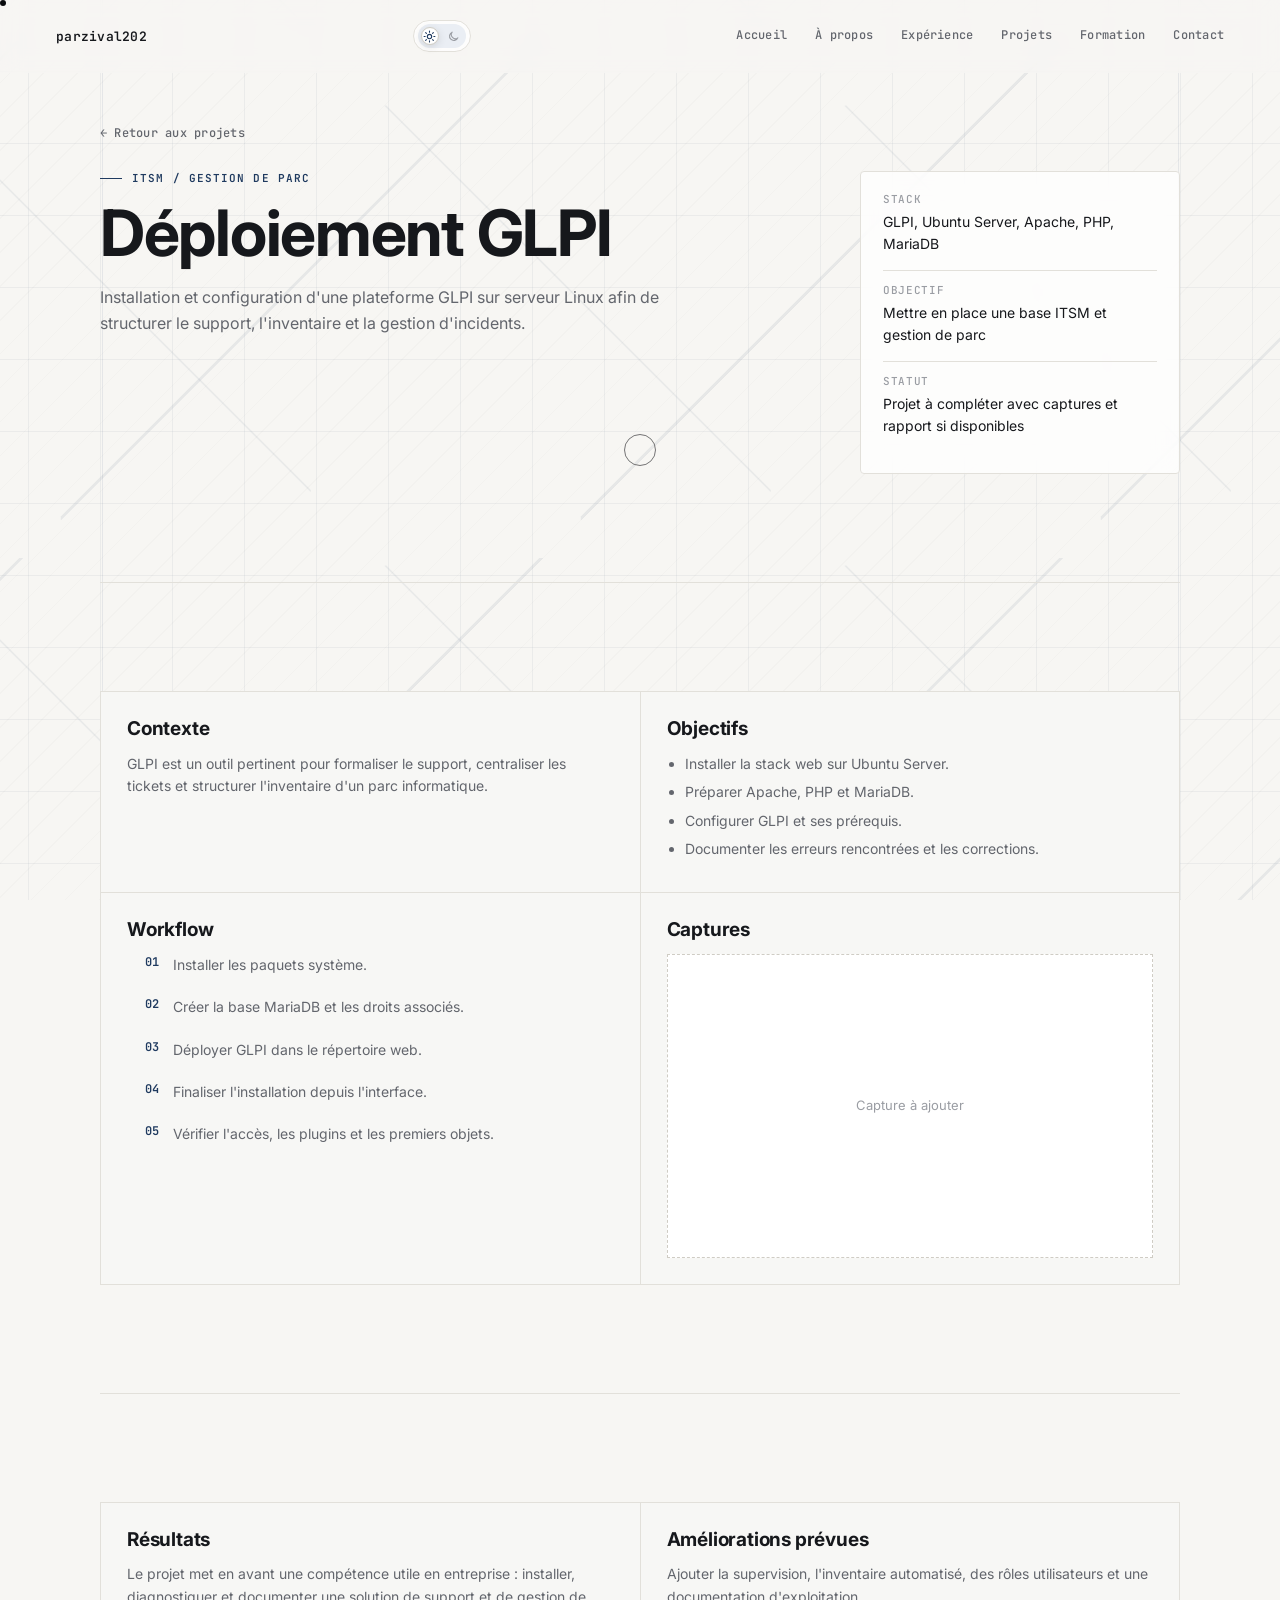
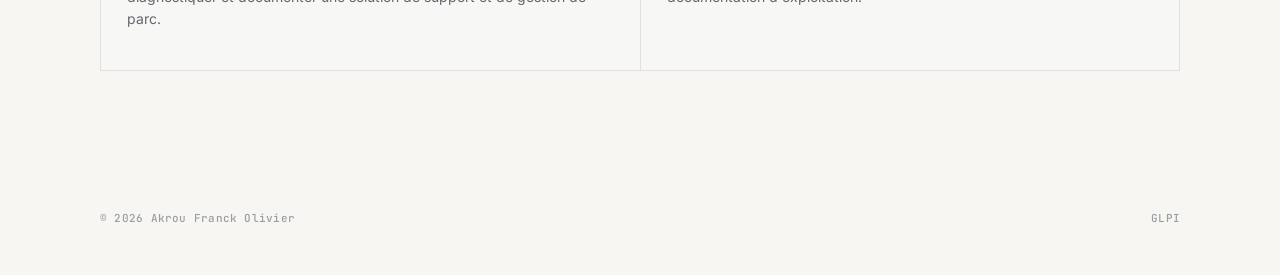
<file: projects/glpi.html>
<!DOCTYPE html>
<html lang="fr">
<head>
  <meta charset="UTF-8" />
  <meta name="viewport" content="width=device-width, initial-scale=1.0" />
  <title>Déploiement GLPI | parzival202</title>
  <meta name="description" content="Page projet de déploiement GLPI sur Ubuntu Server avec Apache, PHP et MariaDB." />
  <link rel="preconnect" href="https://fonts.googleapis.com" />
  <link rel="preconnect" href="https://fonts.gstatic.com" crossorigin />
  <link href="https://fonts.googleapis.com/css2?family=Inter:wght@400;500;600;700;800&family=JetBrains+Mono:wght@400;600&display=swap" rel="stylesheet" />
  <link rel="stylesheet" href="../style.css" />
</head>
<body>
  <header class="site-header" data-header><a class="brand" href="../index.html#accueil">parzival202</a><button class="menu-toggle" type="button" aria-label="Ouvrir le menu" aria-expanded="false" data-menu-toggle><span></span><span></span><span></span></button><nav class="site-nav" data-nav aria-label="Navigation principale"><a href="../index.html#accueil">Accueil</a><a href="../index.html#apropos">À propos</a><a href="../index.html#experience">Expérience</a><a href="../index.html#projets">Projets</a><a href="../index.html#formation">Formation</a><a href="../index.html#contact">Contact</a></nav></header>
  <main>
    <section class="section project-hero">
      <a class="back-link" href="../index.html#projets">← Retour aux projets</a>
      <div class="project-hero-grid">
        <div class="reveal"><p class="eyebrow">ITSM / gestion de parc</p><h1>Déploiement GLPI</h1><p class="project-summary">Installation et configuration d'une plateforme GLPI sur serveur Linux afin de structurer le support, l'inventaire et la gestion d'incidents.</p></div>
        <aside class="project-meta reveal"><dl><div><dt>Stack</dt><dd>GLPI, Ubuntu Server, Apache, PHP, MariaDB</dd></div><div><dt>Objectif</dt><dd>Mettre en place une base ITSM et gestion de parc</dd></div><div><dt>Statut</dt><dd>Projet à compléter avec captures et rapport si disponibles</dd></div></dl></aside>
      </div>
    </section>
    <section class="section">
      <div class="detail-grid">
        <article class="detail-panel reveal"><h2>Contexte</h2><p>GLPI est un outil pertinent pour formaliser le support, centraliser les tickets et structurer l'inventaire d'un parc informatique.</p></article>
        <article class="detail-panel reveal"><h2>Objectifs</h2><ul><li>Installer la stack web sur Ubuntu Server.</li><li>Préparer Apache, PHP et MariaDB.</li><li>Configurer GLPI et ses prérequis.</li><li>Documenter les erreurs rencontrées et les corrections.</li></ul></article>
        <article class="detail-panel reveal"><h2>Workflow</h2><ol class="workflow"><li>Installer les paquets système.</li><li>Créer la base MariaDB et les droits associés.</li><li>Déployer GLPI dans le répertoire web.</li><li>Finaliser l'installation depuis l'interface.</li><li>Vérifier l'accès, les plugins et les premiers objets.</li></ol></article>
        <article class="detail-panel reveal"><h2>Captures</h2><div class="placeholder">Capture à ajouter</div></article>
      </div>
    </section>
    <section class="section"><div class="detail-grid"><article class="detail-panel reveal"><h2>Résultats</h2><p>Le projet met en avant une compétence utile en entreprise : installer, diagnostiquer et documenter une solution de support et de gestion de parc.</p></article><article class="detail-panel reveal"><h2>Améliorations prévues</h2><p>Ajouter la supervision, l'inventaire automatisé, des rôles utilisateurs et une documentation d'exploitation.</p></article></div></section>
  </main>
  <footer class="site-footer"><span>© 2026 Akrou Franck Olivier</span><span>GLPI</span></footer>
  <script src="../script.js"></script>
</body>
</html>
</file>
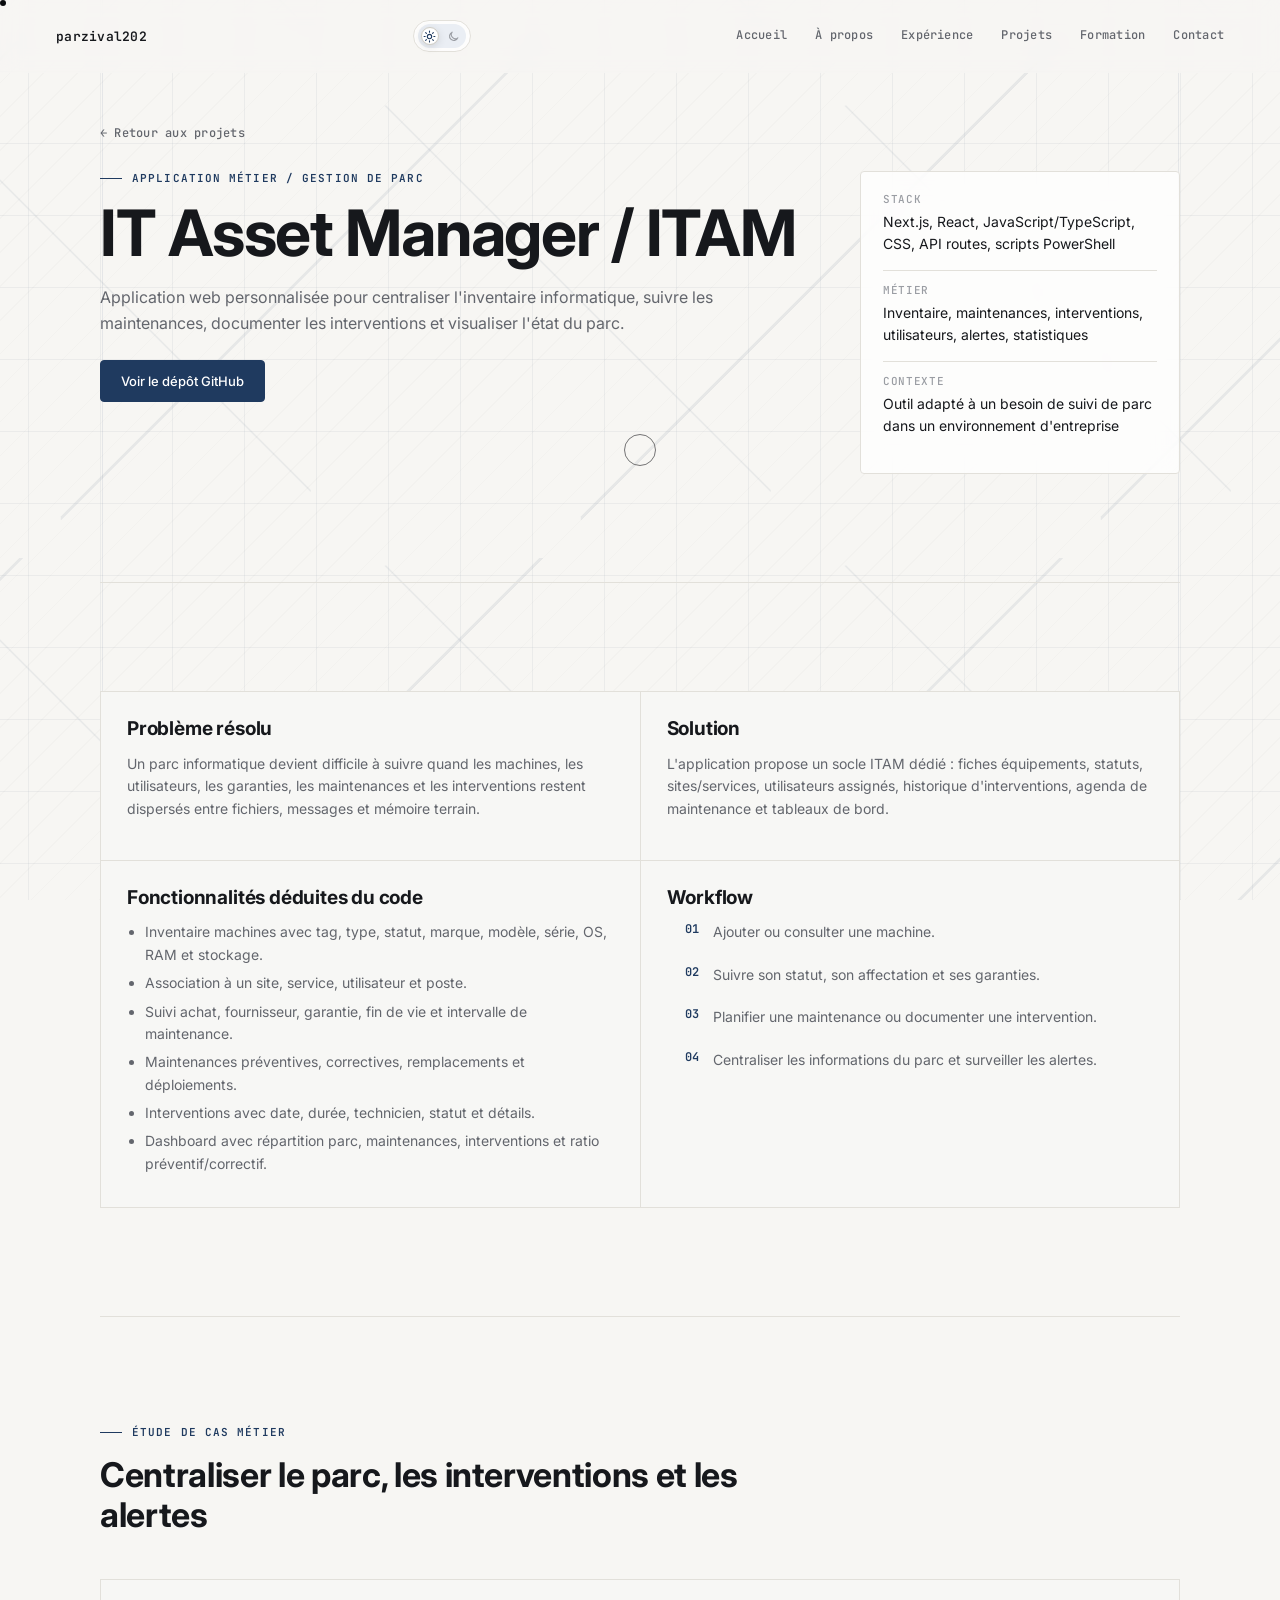
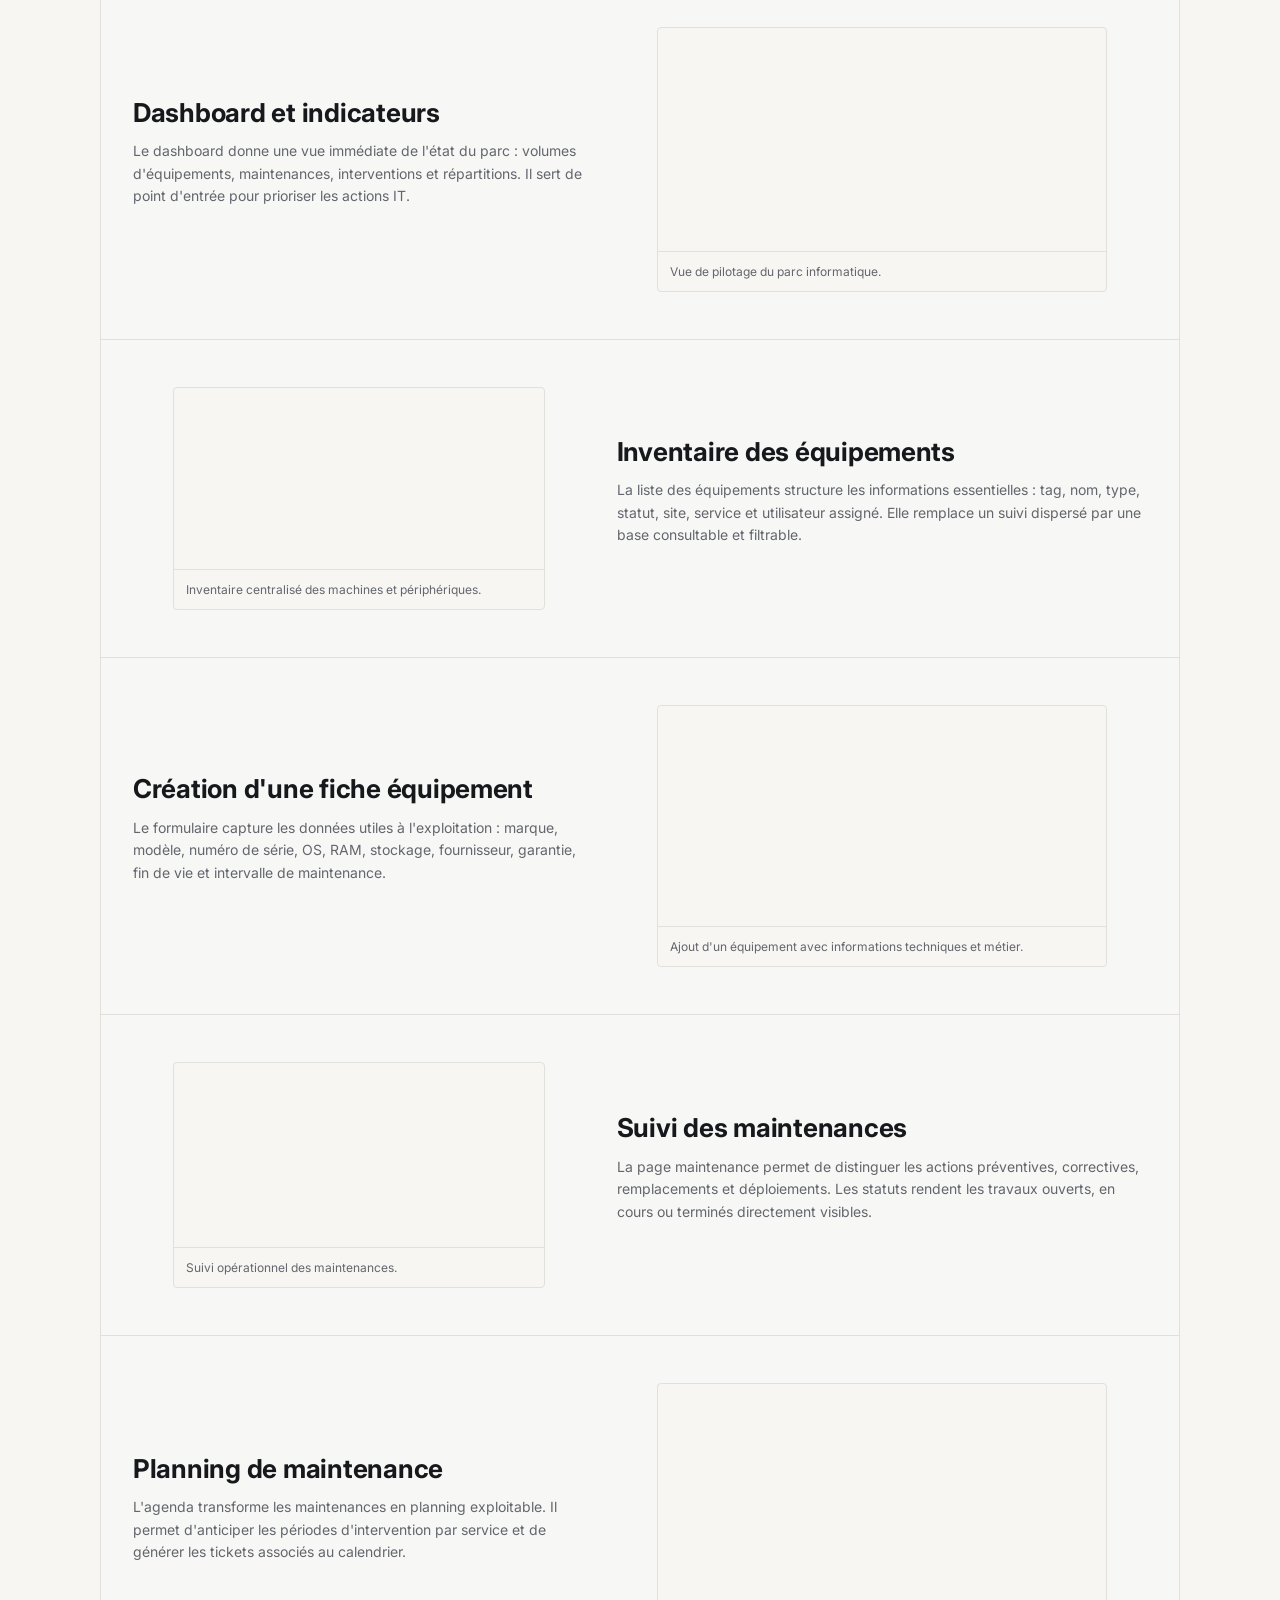
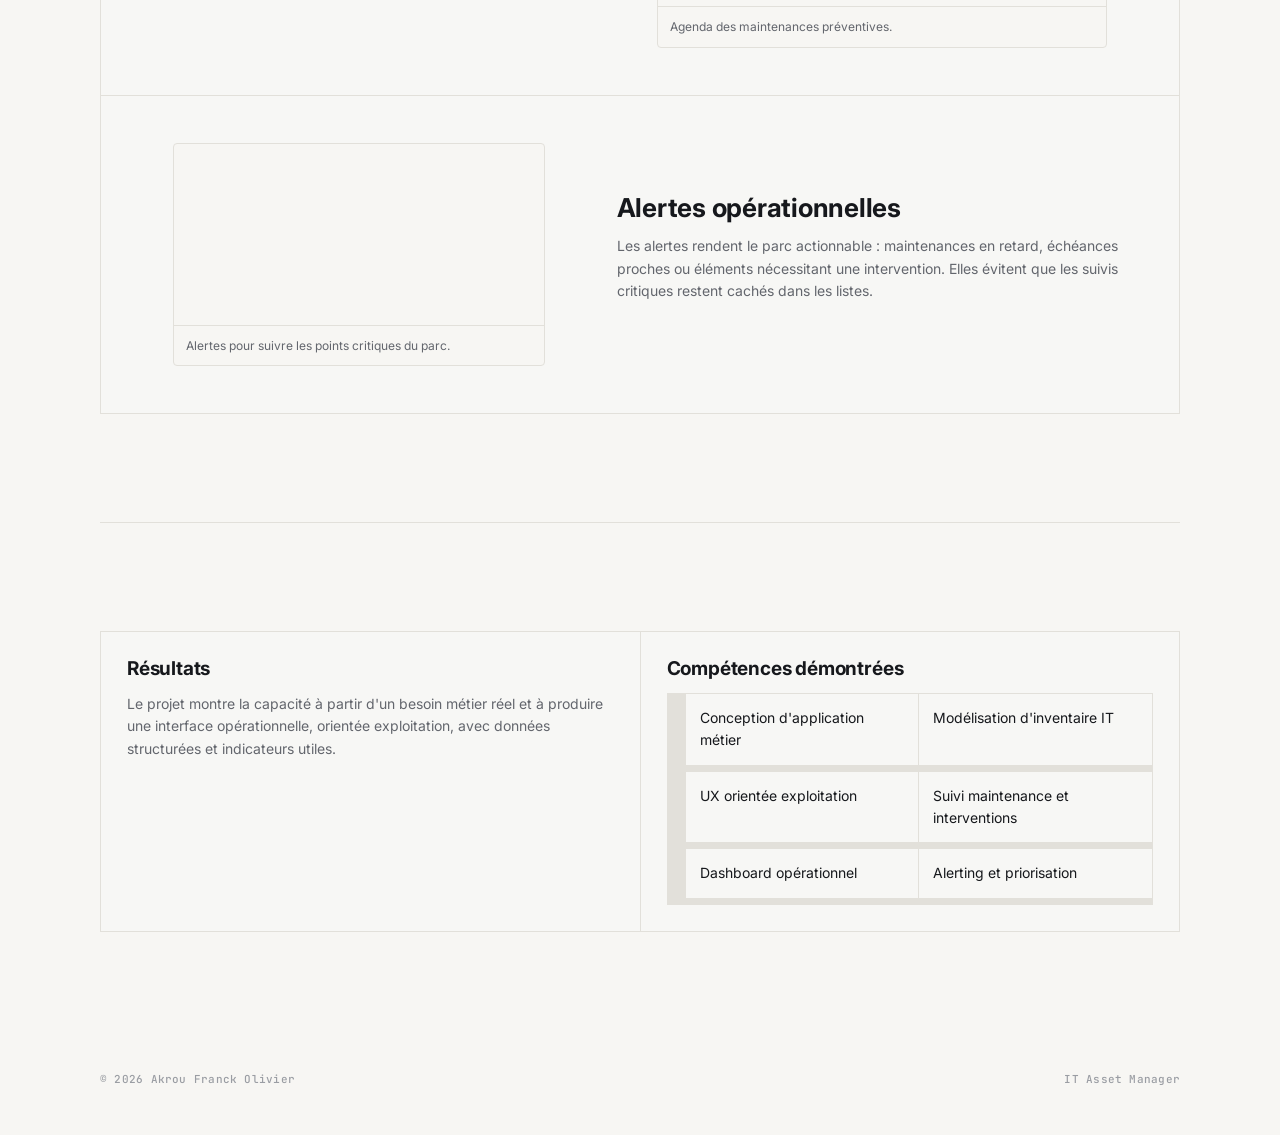
<file: projects/it-asset-manager.html>
<!DOCTYPE html>
<html lang="fr">
<head>
  <meta charset="UTF-8" />
  <meta name="viewport" content="width=device-width, initial-scale=1.0" />
  <title>IT Asset Manager | parzival202</title>
  <meta name="description" content="Page projet IT Asset Manager : application Next.js de gestion de parc informatique, maintenances, interventions, alertes et dashboard." />
  <link rel="preconnect" href="https://fonts.googleapis.com" />
  <link rel="preconnect" href="https://fonts.gstatic.com" crossorigin />
  <link href="https://fonts.googleapis.com/css2?family=Inter:wght@400;500;600;700;800&family=JetBrains+Mono:wght@400;600&display=swap" rel="stylesheet" />
  <link rel="stylesheet" href="../style.css" />
</head>
<body>
  <header class="site-header" data-header>
    <a class="brand" href="../index.html#accueil">parzival202</a>
    <button class="menu-toggle" type="button" aria-label="Ouvrir le menu" aria-expanded="false" data-menu-toggle><span></span><span></span><span></span></button>
    <nav class="site-nav" data-nav aria-label="Navigation principale">
      <a href="../index.html#accueil">Accueil</a><a href="../index.html#apropos">À propos</a><a href="../index.html#experience">Expérience</a><a href="../index.html#projets">Projets</a><a href="../index.html#formation">Formation</a><a href="../index.html#contact">Contact</a>
    </nav>
  </header>
  <main>
    <section class="section project-hero">
      <a class="back-link" href="../index.html#projets">← Retour aux projets</a>
      <div class="project-hero-grid">
        <div class="reveal">
          <p class="eyebrow">Application métier / gestion de parc</p>
          <h1>IT Asset Manager / ITAM</h1>
          <p class="project-summary">Application web personnalisée pour centraliser l'inventaire informatique, suivre les maintenances, documenter les interventions et visualiser l'état du parc.</p>
          <div class="hero-actions"><a class="btn btn-primary" href="https://github.com/parzival202/It-asset-manager-ITAM-" target="_blank" rel="noopener">Voir le dépôt GitHub</a></div>
        </div>
        <aside class="project-meta reveal">
          <dl>
            <div><dt>Stack</dt><dd>Next.js, React, JavaScript/TypeScript, CSS, API routes, scripts PowerShell</dd></div>
            <div><dt>Métier</dt><dd>Inventaire, maintenances, interventions, utilisateurs, alertes, statistiques</dd></div>
            <div><dt>Contexte</dt><dd>Outil adapté à un besoin de suivi de parc dans un environnement d'entreprise</dd></div>
          </dl>
        </aside>
      </div>
    </section>

    <section class="section">
      <div class="detail-grid">
        <article class="detail-panel reveal"><h2>Problème résolu</h2><p>Un parc informatique devient difficile à suivre quand les machines, les utilisateurs, les garanties, les maintenances et les interventions restent dispersés entre fichiers, messages et mémoire terrain.</p></article>
        <article class="detail-panel reveal"><h2>Solution</h2><p>L'application propose un socle ITAM dédié : fiches équipements, statuts, sites/services, utilisateurs assignés, historique d'interventions, agenda de maintenance et tableaux de bord.</p></article>
        <article class="detail-panel reveal"><h2>Fonctionnalités déduites du code</h2><ul><li>Inventaire machines avec tag, type, statut, marque, modèle, série, OS, RAM et stockage.</li><li>Association à un site, service, utilisateur et poste.</li><li>Suivi achat, fournisseur, garantie, fin de vie et intervalle de maintenance.</li><li>Maintenances préventives, correctives, remplacements et déploiements.</li><li>Interventions avec date, durée, technicien, statut et détails.</li><li>Dashboard avec répartition parc, maintenances, interventions et ratio préventif/correctif.</li></ul></article>
        <article class="detail-panel reveal"><h2>Workflow</h2><ol class="workflow"><li>Ajouter ou consulter une machine.</li><li>Suivre son statut, son affectation et ses garanties.</li><li>Planifier une maintenance ou documenter une intervention.</li><li>Centraliser les informations du parc et surveiller les alertes.</li></ol></article>
      </div>
    </section>

    <section class="section">
      <div class="section-heading reveal"><p class="eyebrow">Étude de cas métier</p><h2>Centraliser le parc, les interventions et les alertes</h2></div>
      <div class="case-study">
        <article class="case-step reveal">
          <div class="case-copy"><h2>Dashboard et indicateurs</h2><p>Le dashboard donne une vue immédiate de l'état du parc : volumes d'équipements, maintenances, interventions et répartitions. Il sert de point d'entrée pour prioriser les actions IT.</p></div>
          <figure class="case-visual"><img src="../assets/img/projects/it-asset-manager/01_dasshboard_1.png" alt="Dashboard ITAM avec indicateurs de parc" /><figcaption>Vue de pilotage du parc informatique.</figcaption></figure>
        </article>
        <article class="case-step reveal">
          <div class="case-copy"><h2>Inventaire des équipements</h2><p>La liste des équipements structure les informations essentielles : tag, nom, type, statut, site, service et utilisateur assigné. Elle remplace un suivi dispersé par une base consultable et filtrable.</p></div>
          <figure class="case-visual"><img src="../assets/img/projects/it-asset-manager/03_onglet_equipement.png" alt="Inventaire des équipements ITAM" /><figcaption>Inventaire centralisé des machines et périphériques.</figcaption></figure>
        </article>
        <article class="case-step reveal">
          <div class="case-copy"><h2>Création d'une fiche équipement</h2><p>Le formulaire capture les données utiles à l'exploitation : marque, modèle, numéro de série, OS, RAM, stockage, fournisseur, garantie, fin de vie et intervalle de maintenance.</p></div>
          <figure class="case-visual"><img src="../assets/img/projects/it-asset-manager/04_formulaire_ajout_equipement.png" alt="Formulaire d'ajout d'un équipement ITAM" /><figcaption>Ajout d'un équipement avec informations techniques et métier.</figcaption></figure>
        </article>
        <article class="case-step reveal">
          <div class="case-copy"><h2>Suivi des maintenances</h2><p>La page maintenance permet de distinguer les actions préventives, correctives, remplacements et déploiements. Les statuts rendent les travaux ouverts, en cours ou terminés directement visibles.</p></div>
          <figure class="case-visual"><img src="../assets/img/projects/it-asset-manager/06_onglet_maintenance_liste.png" alt="Liste des maintenances ITAM" /><figcaption>Suivi opérationnel des maintenances.</figcaption></figure>
        </article>
        <article class="case-step reveal">
          <div class="case-copy"><h2>Planning de maintenance</h2><p>L'agenda transforme les maintenances en planning exploitable. Il permet d'anticiper les périodes d'intervention par service et de générer les tickets associés au calendrier.</p></div>
          <figure class="case-visual"><img src="../assets/img/projects/it-asset-manager/07_onglet_maintenance_calendrier.png" alt="Calendrier de maintenances ITAM" /><figcaption>Agenda des maintenances préventives.</figcaption></figure>
        </article>
        <article class="case-step reveal">
          <div class="case-copy"><h2>Alertes opérationnelles</h2><p>Les alertes rendent le parc actionnable : maintenances en retard, échéances proches ou éléments nécessitant une intervention. Elles évitent que les suivis critiques restent cachés dans les listes.</p></div>
          <figure class="case-visual"><img src="../assets/img/projects/it-asset-manager/11_Alertes.png" alt="Alertes opérationnelles ITAM" /><figcaption>Alertes pour suivre les points critiques du parc.</figcaption></figure>
        </article>
      </div>
    </section>

    <section class="section">
      <div class="detail-grid">
        <article class="detail-panel reveal"><h2>Résultats</h2><p>Le projet montre la capacité à partir d'un besoin métier réel et à produire une interface opérationnelle, orientée exploitation, avec données structurées et indicateurs utiles.</p></article>
        <article class="detail-panel reveal"><h2>Compétences démontrées</h2><ul class="competency-list"><li>Conception d'application métier</li><li>Modélisation d'inventaire IT</li><li>UX orientée exploitation</li><li>Suivi maintenance et interventions</li><li>Dashboard opérationnel</li><li>Alerting et priorisation</li></ul></article>
      </div>
    </section>
  </main>
  <footer class="site-footer"><span>© 2026 Akrou Franck Olivier</span><span>IT Asset Manager</span></footer>
  <script src="../script.js"></script>
</body>
</html>
</file>
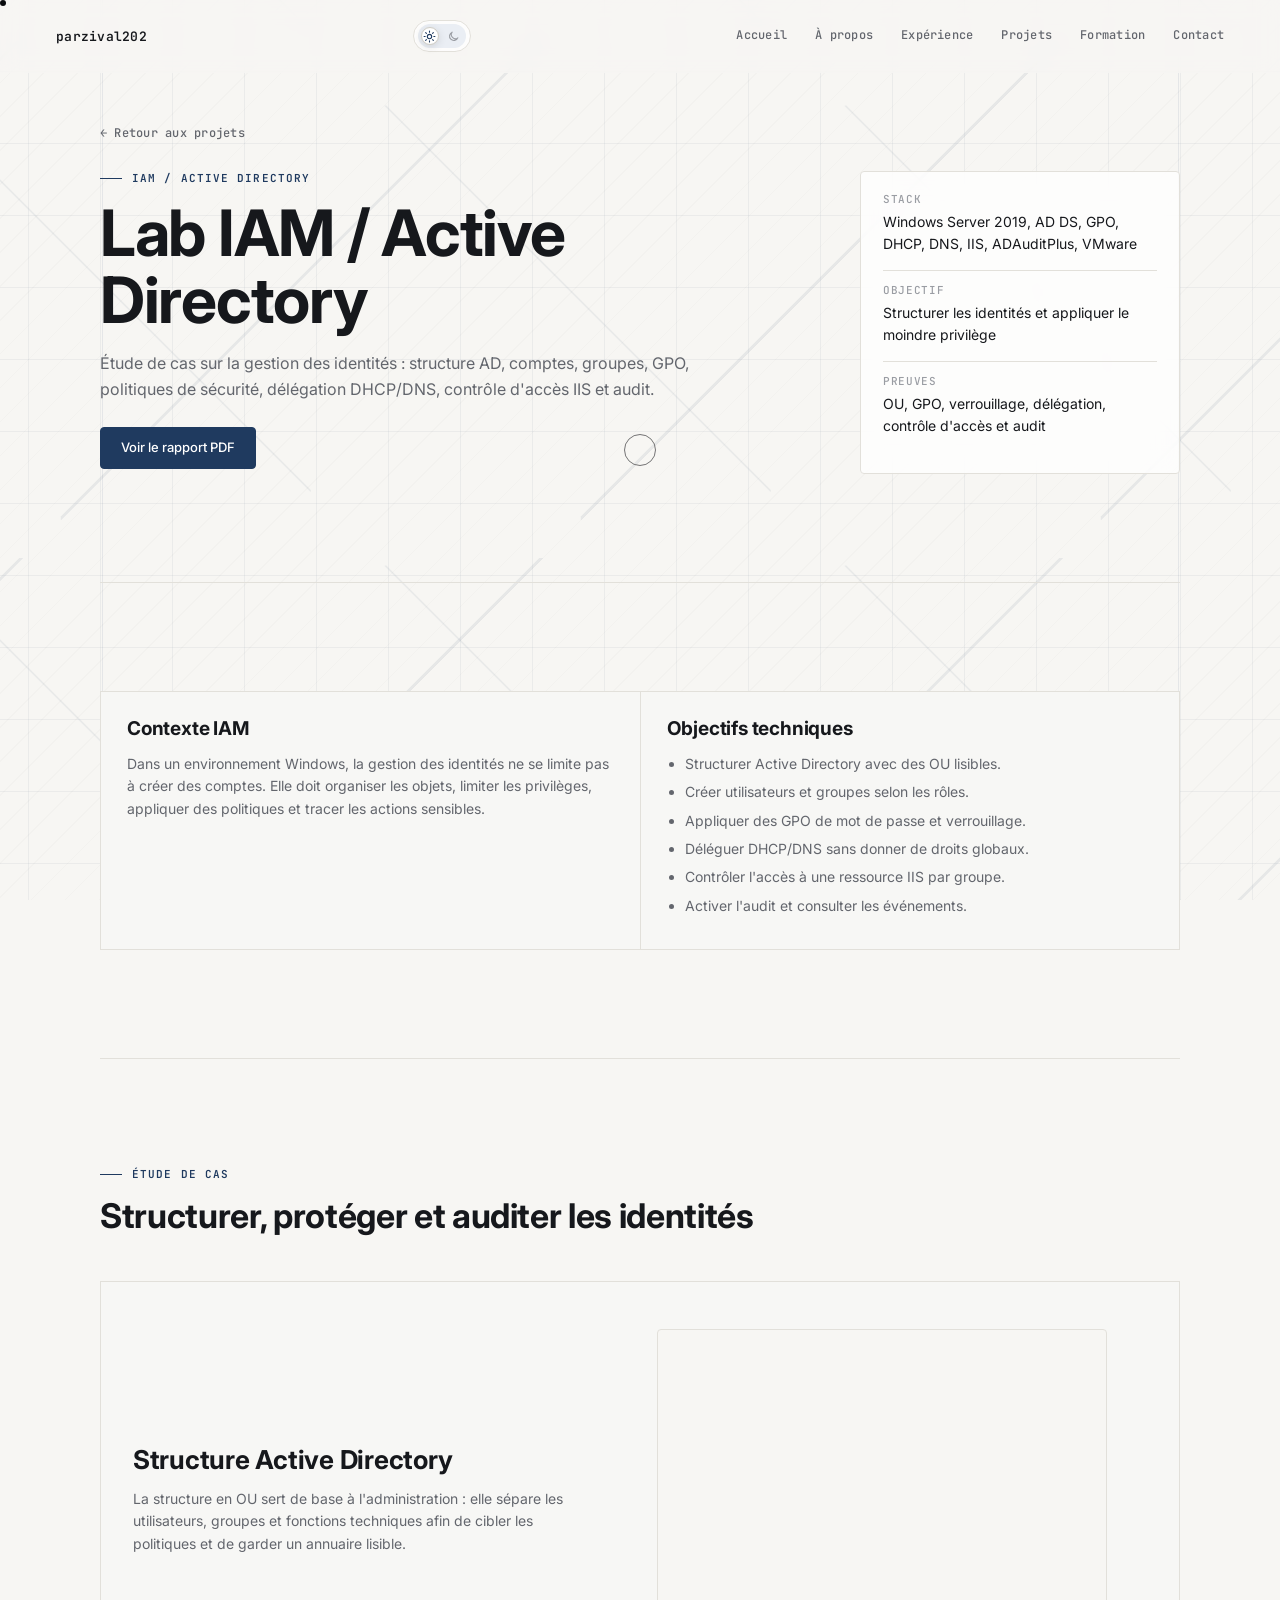
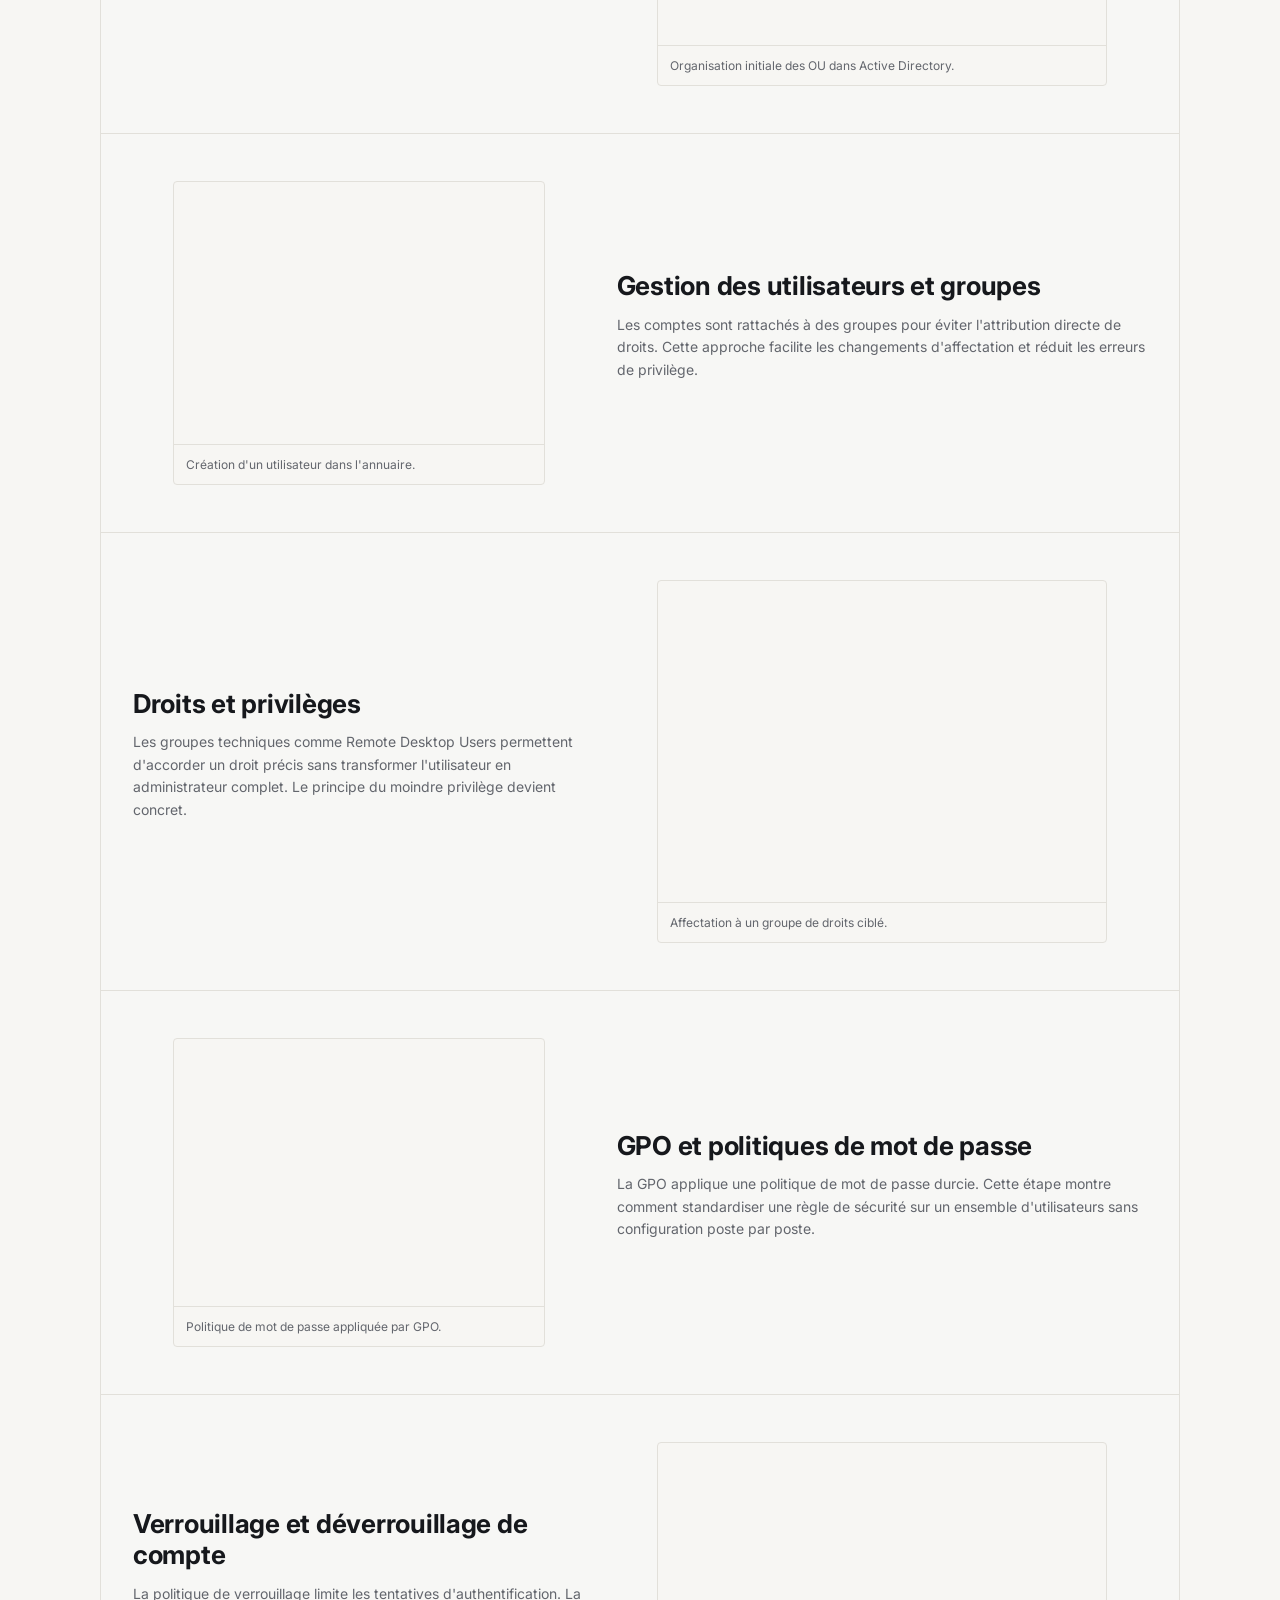
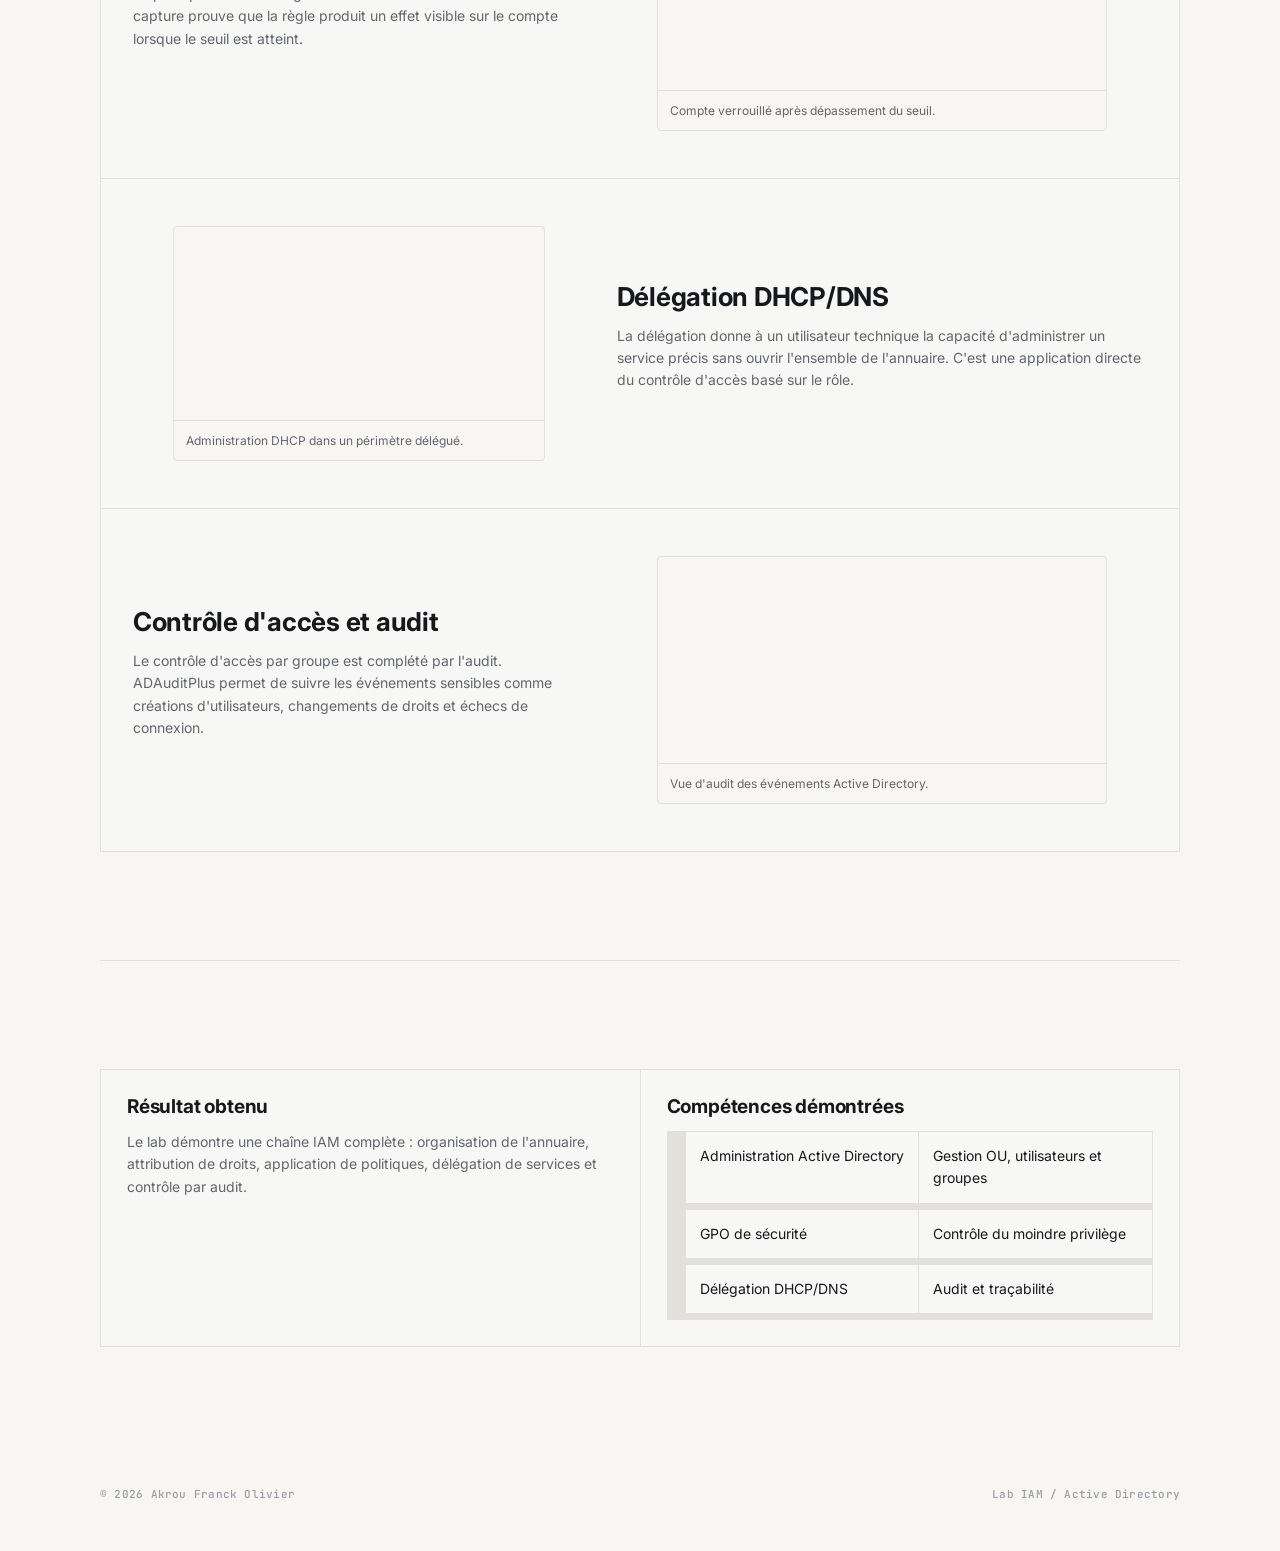
<file: projects/lab-iam-active-directory.html>
<!DOCTYPE html>
<html lang="fr">
<head>
  <meta charset="UTF-8" />
  <meta name="viewport" content="width=device-width, initial-scale=1.0" />
  <title>Lab IAM / Active Directory | parzival202</title>
  <meta name="description" content="Étude de cas IAM Active Directory : OU, utilisateurs, groupes, GPO, verrouillage, délégation DHCP/DNS, contrôle d'accès et audit." />
  <link rel="preconnect" href="https://fonts.googleapis.com" />
  <link rel="preconnect" href="https://fonts.gstatic.com" crossorigin />
  <link href="https://fonts.googleapis.com/css2?family=Inter:wght@400;500;600;700;800&family=JetBrains+Mono:wght@400;600&display=swap" rel="stylesheet" />
  <link rel="stylesheet" href="../style.css" />
</head>
<body>
  <header class="site-header" data-header><a class="brand" href="../index.html#accueil">parzival202</a><button class="menu-toggle" type="button" aria-label="Ouvrir le menu" aria-expanded="false" data-menu-toggle><span></span><span></span><span></span></button><nav class="site-nav" data-nav aria-label="Navigation principale"><a href="../index.html#accueil">Accueil</a><a href="../index.html#apropos">À propos</a><a href="../index.html#experience">Expérience</a><a href="../index.html#projets">Projets</a><a href="../index.html#formation">Formation</a><a href="../index.html#contact">Contact</a></nav></header>
  <main>
    <section class="section project-hero">
      <a class="back-link" href="../index.html#projets">← Retour aux projets</a>
      <div class="project-hero-grid">
        <div class="reveal"><p class="eyebrow">IAM / Active Directory</p><h1>Lab IAM / Active Directory</h1><p class="project-summary">Étude de cas sur la gestion des identités : structure AD, comptes, groupes, GPO, politiques de sécurité, délégation DHCP/DNS, contrôle d'accès IIS et audit.</p><div class="hero-actions"><a class="btn btn-primary" href="../assets/reports/rapport-lab-iam.pdf" target="_blank" rel="noopener">Voir le rapport PDF</a></div></div>
        <aside class="project-meta reveal"><dl><div><dt>Stack</dt><dd>Windows Server 2019, AD DS, GPO, DHCP, DNS, IIS, ADAuditPlus, VMware</dd></div><div><dt>Objectif</dt><dd>Structurer les identités et appliquer le moindre privilège</dd></div><div><dt>Preuves</dt><dd>OU, GPO, verrouillage, délégation, contrôle d'accès et audit</dd></div></dl></aside>
      </div>
    </section>

    <section class="section">
      <div class="detail-grid">
        <article class="detail-panel reveal"><h2>Contexte IAM</h2><p>Dans un environnement Windows, la gestion des identités ne se limite pas à créer des comptes. Elle doit organiser les objets, limiter les privilèges, appliquer des politiques et tracer les actions sensibles.</p></article>
        <article class="detail-panel reveal"><h2>Objectifs techniques</h2><ul><li>Structurer Active Directory avec des OU lisibles.</li><li>Créer utilisateurs et groupes selon les rôles.</li><li>Appliquer des GPO de mot de passe et verrouillage.</li><li>Déléguer DHCP/DNS sans donner de droits globaux.</li><li>Contrôler l'accès à une ressource IIS par groupe.</li><li>Activer l'audit et consulter les événements.</li></ul></article>
      </div>
    </section>

    <section class="section">
      <div class="section-heading reveal"><p class="eyebrow">Étude de cas</p><h2>Structurer, protéger et auditer les identités</h2></div>
      <div class="case-study">
        <article class="case-step reveal">
          <div class="case-copy"><h2>Structure Active Directory</h2><p>La structure en OU sert de base à l'administration : elle sépare les utilisateurs, groupes et fonctions techniques afin de cibler les politiques et de garder un annuaire lisible.</p></div>
          <figure class="case-visual"><img src="../assets/img/projects/active-directory/01_01_ad_ou_structure.png" alt="Structure des OU Active Directory" /><figcaption>Organisation initiale des OU dans Active Directory.</figcaption></figure>
        </article>
        <article class="case-step reveal">
          <div class="case-copy"><h2>Gestion des utilisateurs et groupes</h2><p>Les comptes sont rattachés à des groupes pour éviter l'attribution directe de droits. Cette approche facilite les changements d'affectation et réduit les erreurs de privilège.</p></div>
          <figure class="case-visual"><img src="../assets/img/projects/active-directory/02_02_ad_user_creation.png" alt="Création d'un utilisateur Active Directory" /><figcaption>Création d'un utilisateur dans l'annuaire.</figcaption></figure>
        </article>
        <article class="case-step reveal">
          <div class="case-copy"><h2>Droits et privilèges</h2><p>Les groupes techniques comme Remote Desktop Users permettent d'accorder un droit précis sans transformer l'utilisateur en administrateur complet. Le principe du moindre privilège devient concret.</p></div>
          <figure class="case-visual"><img src="../assets/img/projects/active-directory/03_03_remote_desktop_group.png" alt="Ajout à un groupe de droits Active Directory" /><figcaption>Affectation à un groupe de droits ciblé.</figcaption></figure>
        </article>
        <article class="case-step reveal">
          <div class="case-copy"><h2>GPO et politiques de mot de passe</h2><p>La GPO applique une politique de mot de passe durcie. Cette étape montre comment standardiser une règle de sécurité sur un ensemble d'utilisateurs sans configuration poste par poste.</p></div>
          <figure class="case-visual"><img src="../assets/img/projects/active-directory/07_07_gpo_password_policy_hardened.png" alt="Politique de mot de passe durcie par GPO" /><figcaption>Politique de mot de passe appliquée par GPO.</figcaption></figure>
        </article>
        <article class="case-step reveal">
          <div class="case-copy"><h2>Verrouillage et déverrouillage de compte</h2><p>La politique de verrouillage limite les tentatives d'authentification. La capture prouve que la règle produit un effet visible sur le compte lorsque le seuil est atteint.</p></div>
          <figure class="case-visual"><img src="../assets/img/projects/active-directory/09_09_account_locked_result.png" alt="Compte Active Directory verrouillé après échecs" /><figcaption>Compte verrouillé après dépassement du seuil.</figcaption></figure>
        </article>
        <article class="case-step reveal">
          <div class="case-copy"><h2>Délégation DHCP/DNS</h2><p>La délégation donne à un utilisateur technique la capacité d'administrer un service précis sans ouvrir l'ensemble de l'annuaire. C'est une application directe du contrôle d'accès basé sur le rôle.</p></div>
          <figure class="case-visual"><img src="../assets/img/projects/active-directory/16_16_dhcp_console.png" alt="Console DHCP utilisée par un administrateur délégué" /><figcaption>Administration DHCP dans un périmètre délégué.</figcaption></figure>
        </article>
        <article class="case-step reveal">
          <div class="case-copy"><h2>Contrôle d'accès et audit</h2><p>Le contrôle d'accès par groupe est complété par l'audit. ADAuditPlus permet de suivre les événements sensibles comme créations d'utilisateurs, changements de droits et échecs de connexion.</p></div>
          <figure class="case-visual"><img src="../assets/img/projects/active-directory/41_41_adauditplus_dashboard.png" alt="Dashboard ADAuditPlus pour audit Active Directory" /><figcaption>Vue d'audit des événements Active Directory.</figcaption></figure>
        </article>
      </div>
    </section>

    <section class="section">
      <div class="detail-grid">
        <article class="detail-panel reveal"><h2>Résultat obtenu</h2><p>Le lab démontre une chaîne IAM complète : organisation de l'annuaire, attribution de droits, application de politiques, délégation de services et contrôle par audit.</p></article>
        <article class="detail-panel reveal"><h2>Compétences démontrées</h2><ul class="competency-list"><li>Administration Active Directory</li><li>Gestion OU, utilisateurs et groupes</li><li>GPO de sécurité</li><li>Contrôle du moindre privilège</li><li>Délégation DHCP/DNS</li><li>Audit et traçabilité</li></ul></article>
      </div>
    </section>
  </main>
  <footer class="site-footer"><span>© 2026 Akrou Franck Olivier</span><span>Lab IAM / Active Directory</span></footer>
  <script src="../script.js"></script>
</body>
</html>
</file>
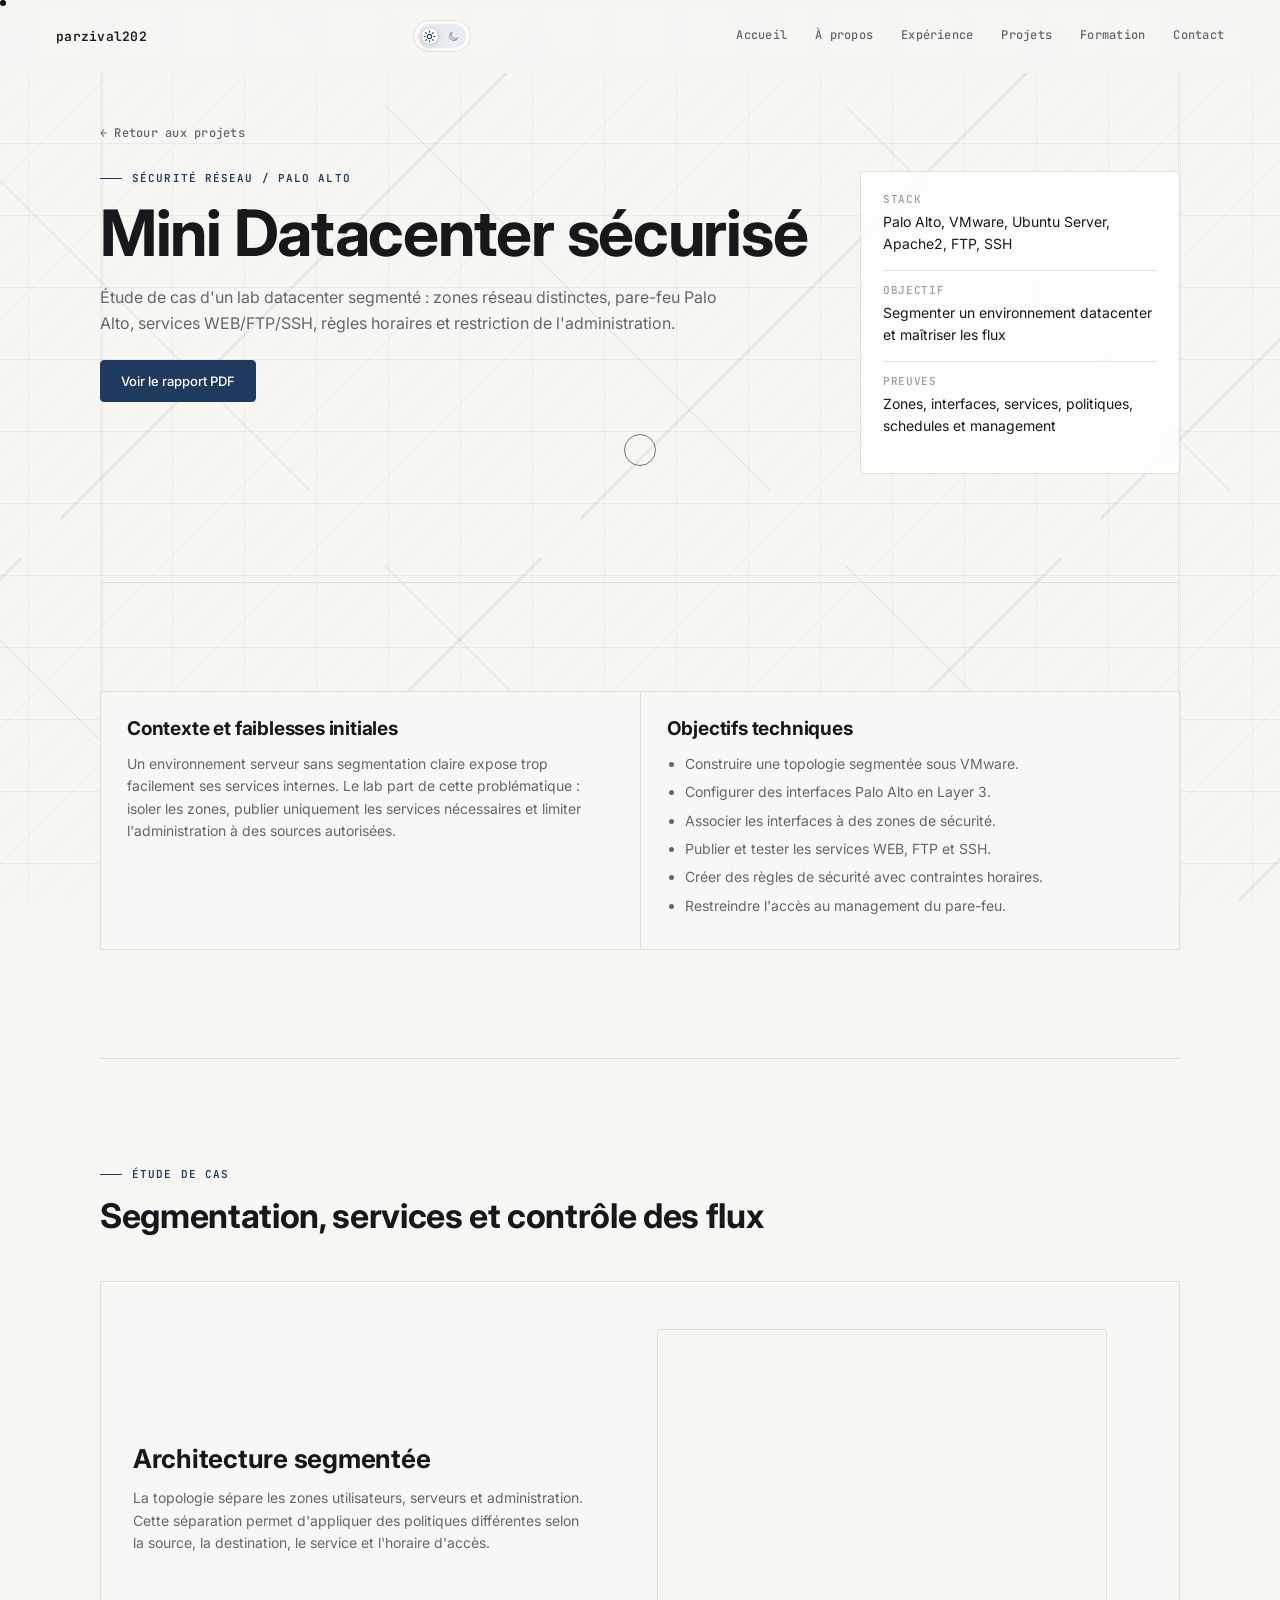
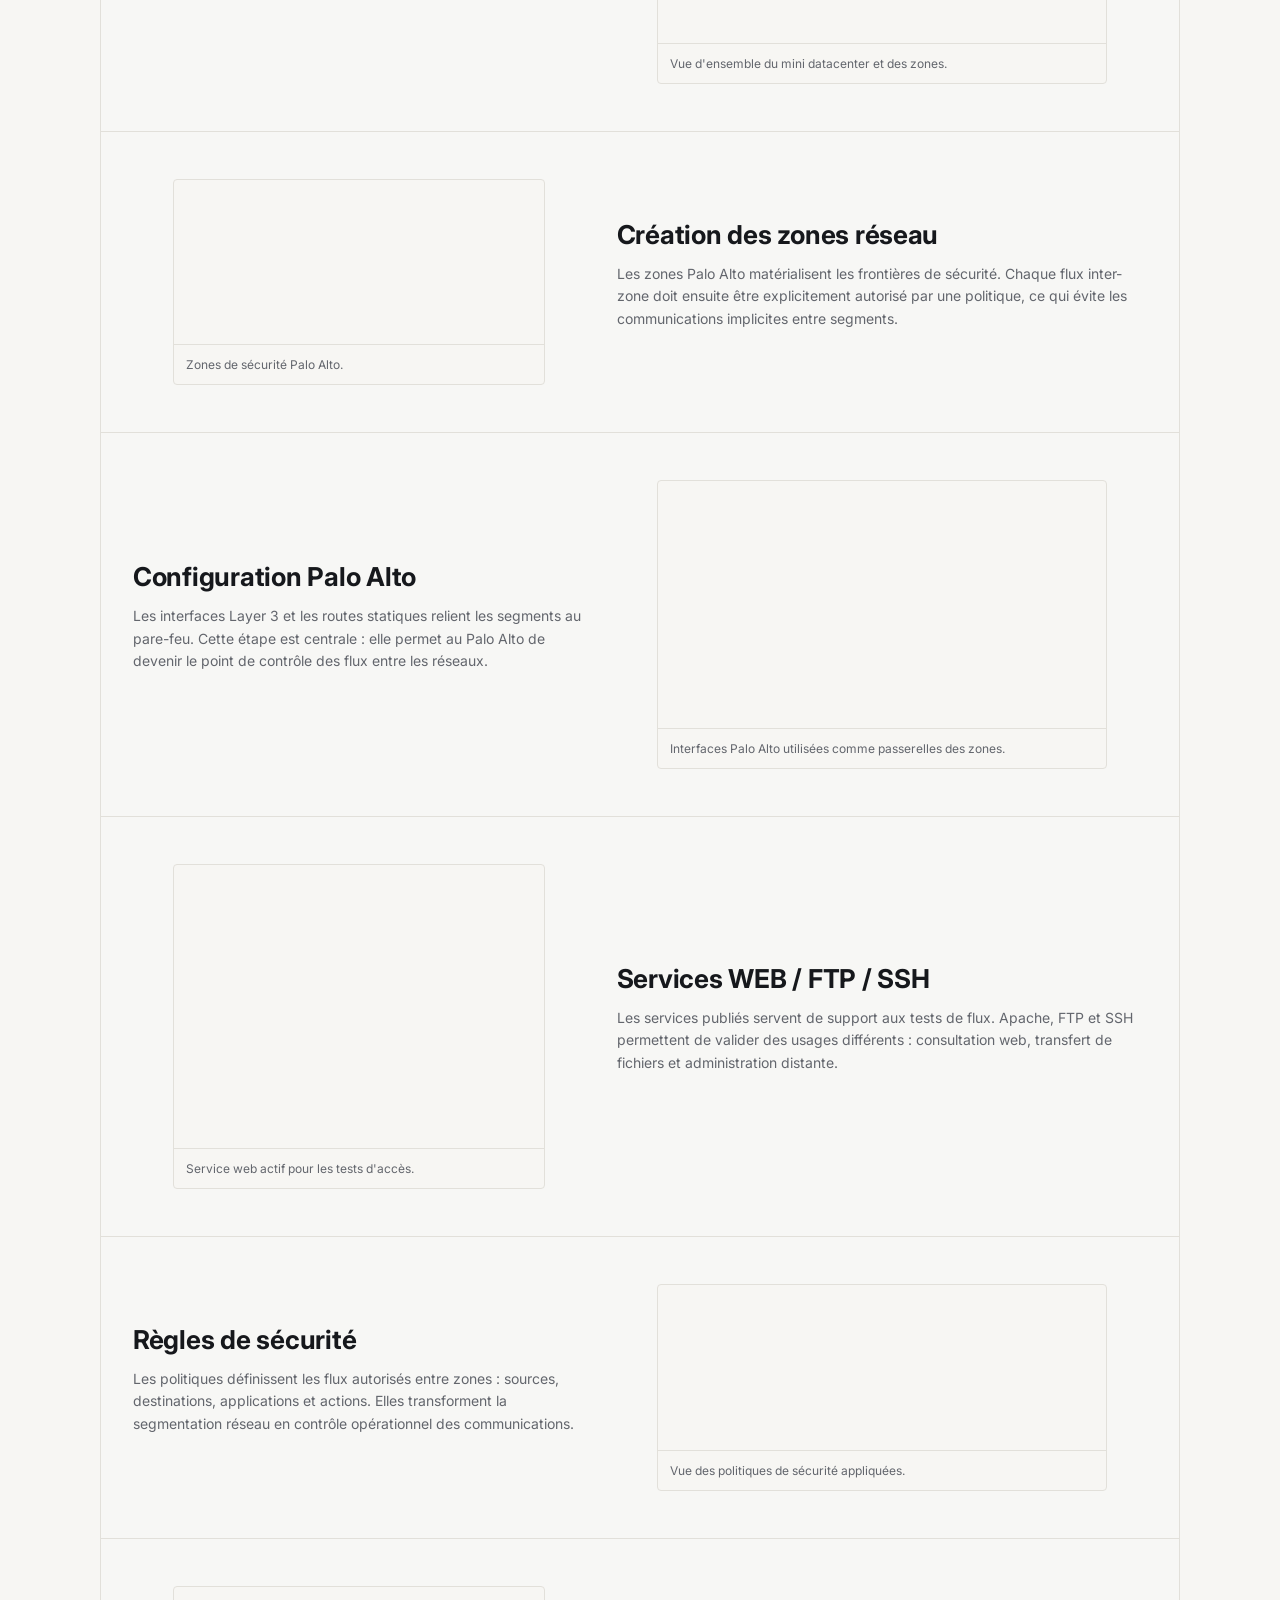
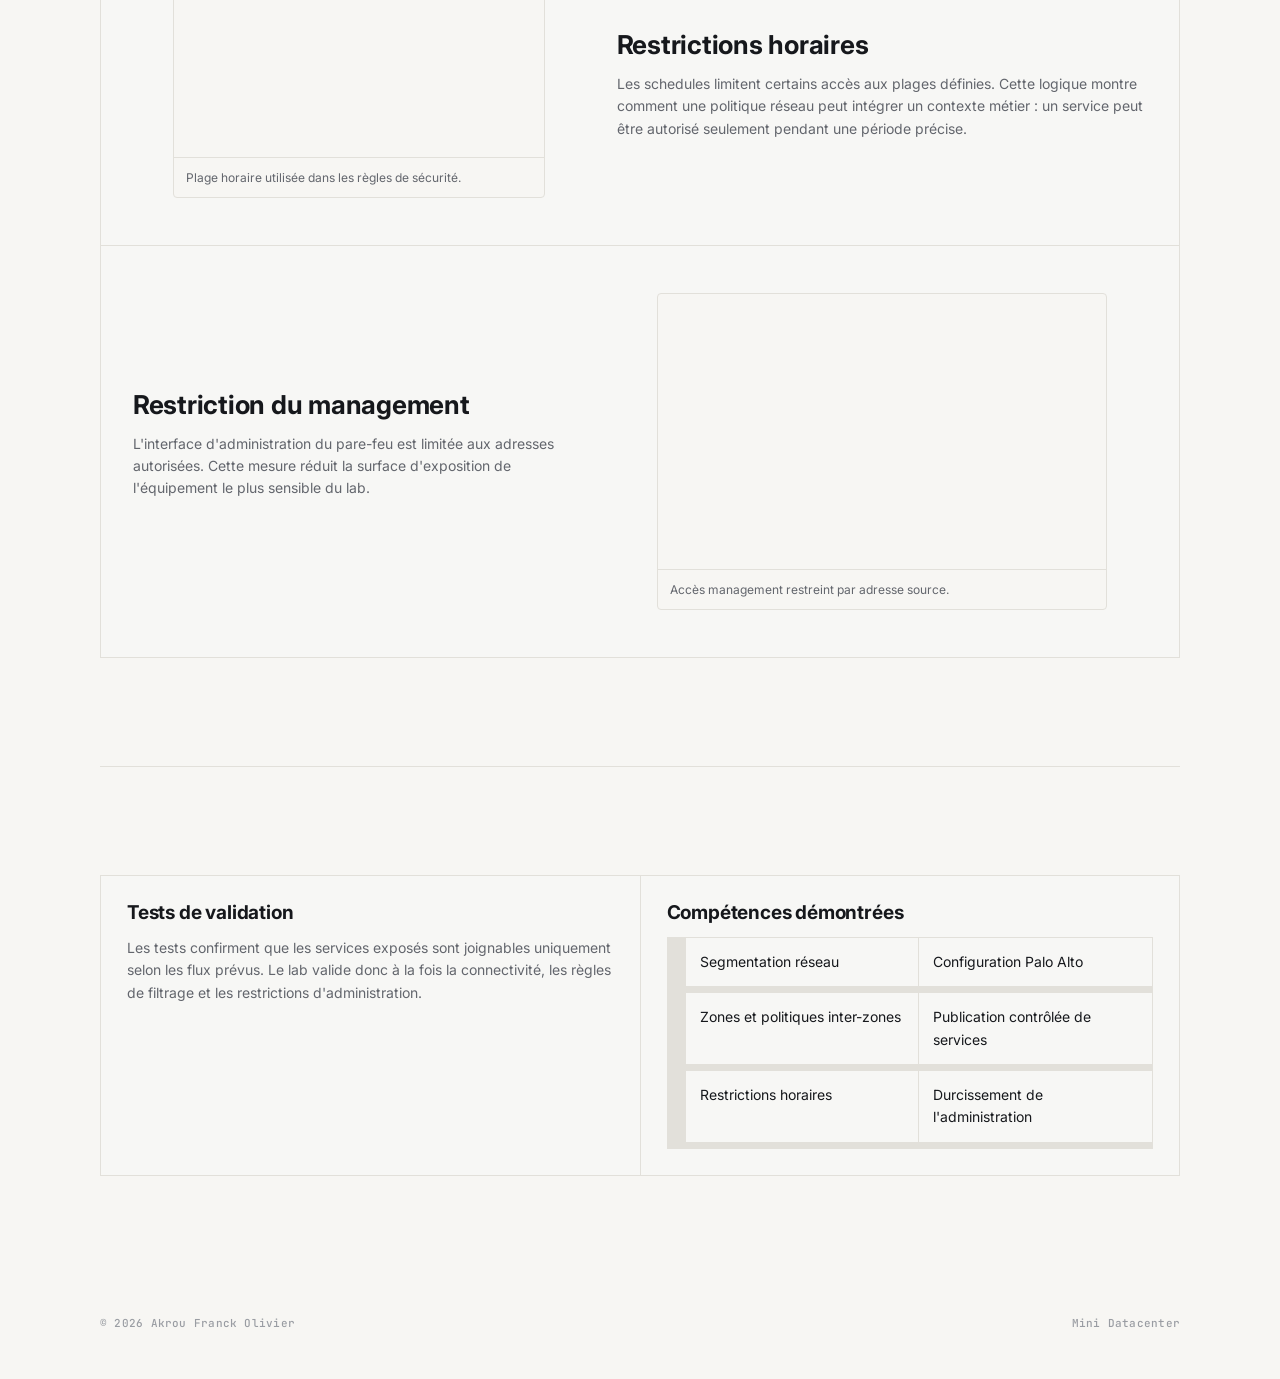
<file: projects/mini-datacenter.html>
<!DOCTYPE html>
<html lang="fr">
<head>
  <meta charset="UTF-8" />
  <meta name="viewport" content="width=device-width, initial-scale=1.0" />
  <title>Mini Datacenter sécurisé | parzival202</title>
  <meta name="description" content="Étude de cas mini datacenter sécurisé : segmentation Palo Alto, zones réseau, services WEB/FTP/SSH, règles horaires et management restreint." />
  <link rel="preconnect" href="https://fonts.googleapis.com" />
  <link rel="preconnect" href="https://fonts.gstatic.com" crossorigin />
  <link href="https://fonts.googleapis.com/css2?family=Inter:wght@400;500;600;700;800&family=JetBrains+Mono:wght@400;600&display=swap" rel="stylesheet" />
  <link rel="stylesheet" href="../style.css" />
</head>
<body>
  <header class="site-header" data-header><a class="brand" href="../index.html#accueil">parzival202</a><button class="menu-toggle" type="button" aria-label="Ouvrir le menu" aria-expanded="false" data-menu-toggle><span></span><span></span><span></span></button><nav class="site-nav" data-nav aria-label="Navigation principale"><a href="../index.html#accueil">Accueil</a><a href="../index.html#apropos">À propos</a><a href="../index.html#experience">Expérience</a><a href="../index.html#projets">Projets</a><a href="../index.html#formation">Formation</a><a href="../index.html#contact">Contact</a></nav></header>
  <main>
    <section class="section project-hero">
      <a class="back-link" href="../index.html#projets">← Retour aux projets</a>
      <div class="project-hero-grid">
        <div class="reveal"><p class="eyebrow">Sécurité réseau / Palo Alto</p><h1>Mini Datacenter sécurisé</h1><p class="project-summary">Étude de cas d'un lab datacenter segmenté : zones réseau distinctes, pare-feu Palo Alto, services WEB/FTP/SSH, règles horaires et restriction de l'administration.</p><div class="hero-actions"><a class="btn btn-primary" href="../assets/reports/lab-securite-datacenter.pdf" target="_blank" rel="noopener">Voir le rapport PDF</a></div></div>
        <aside class="project-meta reveal"><dl><div><dt>Stack</dt><dd>Palo Alto, VMware, Ubuntu Server, Apache2, FTP, SSH</dd></div><div><dt>Objectif</dt><dd>Segmenter un environnement datacenter et maîtriser les flux</dd></div><div><dt>Preuves</dt><dd>Zones, interfaces, services, politiques, schedules et management</dd></div></dl></aside>
      </div>
    </section>

    <section class="section">
      <div class="detail-grid">
        <article class="detail-panel reveal"><h2>Contexte et faiblesses initiales</h2><p>Un environnement serveur sans segmentation claire expose trop facilement ses services internes. Le lab part de cette problématique : isoler les zones, publier uniquement les services nécessaires et limiter l'administration à des sources autorisées.</p></article>
        <article class="detail-panel reveal"><h2>Objectifs techniques</h2><ul><li>Construire une topologie segmentée sous VMware.</li><li>Configurer des interfaces Palo Alto en Layer 3.</li><li>Associer les interfaces à des zones de sécurité.</li><li>Publier et tester les services WEB, FTP et SSH.</li><li>Créer des règles de sécurité avec contraintes horaires.</li><li>Restreindre l'accès au management du pare-feu.</li></ul></article>
      </div>
    </section>

    <section class="section">
      <div class="section-heading reveal"><p class="eyebrow">Étude de cas</p><h2>Segmentation, services et contrôle des flux</h2></div>
      <div class="case-study">
        <article class="case-step reveal">
          <div class="case-copy"><h2>Architecture segmentée</h2><p>La topologie sépare les zones utilisateurs, serveurs et administration. Cette séparation permet d'appliquer des politiques différentes selon la source, la destination, le service et l'horaire d'accès.</p></div>
          <figure class="case-visual"><img src="../assets/img/projects/mini-datacenter/01_architecture-mini-datacenter.png" alt="Architecture segmentée du mini datacenter" /><figcaption>Vue d'ensemble du mini datacenter et des zones.</figcaption></figure>
        </article>
        <article class="case-step reveal">
          <div class="case-copy"><h2>Création des zones réseau</h2><p>Les zones Palo Alto matérialisent les frontières de sécurité. Chaque flux inter-zone doit ensuite être explicitement autorisé par une politique, ce qui évite les communications implicites entre segments.</p></div>
          <figure class="case-visual"><img src="../assets/img/projects/mini-datacenter/07_palo-alto-zones-security.png" alt="Zones de sécurité configurées sur Palo Alto" /><figcaption>Zones de sécurité Palo Alto.</figcaption></figure>
        </article>
        <article class="case-step reveal">
          <div class="case-copy"><h2>Configuration Palo Alto</h2><p>Les interfaces Layer 3 et les routes statiques relient les segments au pare-feu. Cette étape est centrale : elle permet au Palo Alto de devenir le point de contrôle des flux entre les réseaux.</p></div>
          <figure class="case-visual"><img src="../assets/img/projects/mini-datacenter/06_palo-alto-interfaces-layer3.png" alt="Interfaces Layer 3 Palo Alto" /><figcaption>Interfaces Palo Alto utilisées comme passerelles des zones.</figcaption></figure>
        </article>
        <article class="case-step reveal">
          <div class="case-copy"><h2>Services WEB / FTP / SSH</h2><p>Les services publiés servent de support aux tests de flux. Apache, FTP et SSH permettent de valider des usages différents : consultation web, transfert de fichiers et administration distante.</p></div>
          <figure class="case-visual"><img src="../assets/img/projects/mini-datacenter/09_apache-service-running.png" alt="Service Apache démarré sur le serveur web" /><figcaption>Service web actif pour les tests d'accès.</figcaption></figure>
        </article>
        <article class="case-step reveal">
          <div class="case-copy"><h2>Règles de sécurité</h2><p>Les politiques définissent les flux autorisés entre zones : sources, destinations, applications et actions. Elles transforment la segmentation réseau en contrôle opérationnel des communications.</p></div>
          <figure class="case-visual"><img src="../assets/img/projects/mini-datacenter/21_security-policies-overview.png" alt="Politiques de sécurité Palo Alto" /><figcaption>Vue des politiques de sécurité appliquées.</figcaption></figure>
        </article>
        <article class="case-step reveal">
          <div class="case-copy"><h2>Restrictions horaires</h2><p>Les schedules limitent certains accès aux plages définies. Cette logique montre comment une politique réseau peut intégrer un contexte métier : un service peut être autorisé seulement pendant une période précise.</p></div>
          <figure class="case-visual"><img src="../assets/img/projects/mini-datacenter/15_schedule-horaires-travail.png" alt="Schedule Palo Alto pour horaires de travail" /><figcaption>Plage horaire utilisée dans les règles de sécurité.</figcaption></figure>
        </article>
        <article class="case-step reveal">
          <div class="case-copy"><h2>Restriction du management</h2><p>L'interface d'administration du pare-feu est limitée aux adresses autorisées. Cette mesure réduit la surface d'exposition de l'équipement le plus sensible du lab.</p></div>
          <figure class="case-visual"><img src="../assets/img/projects/mini-datacenter/24_management-interface-permitted-ip.png" alt="Restriction de l'interface management Palo Alto" /><figcaption>Accès management restreint par adresse source.</figcaption></figure>
        </article>
      </div>
    </section>

    <section class="section">
      <div class="detail-grid">
        <article class="detail-panel reveal"><h2>Tests de validation</h2><p>Les tests confirment que les services exposés sont joignables uniquement selon les flux prévus. Le lab valide donc à la fois la connectivité, les règles de filtrage et les restrictions d'administration.</p></article>
        <article class="detail-panel reveal"><h2>Compétences démontrées</h2><ul class="competency-list"><li>Segmentation réseau</li><li>Configuration Palo Alto</li><li>Zones et politiques inter-zones</li><li>Publication contrôlée de services</li><li>Restrictions horaires</li><li>Durcissement de l'administration</li></ul></article>
      </div>
    </section>
  </main>
  <footer class="site-footer"><span>© 2026 Akrou Franck Olivier</span><span>Mini Datacenter</span></footer>
  <script src="../script.js"></script>
</body>
</html>
</file>
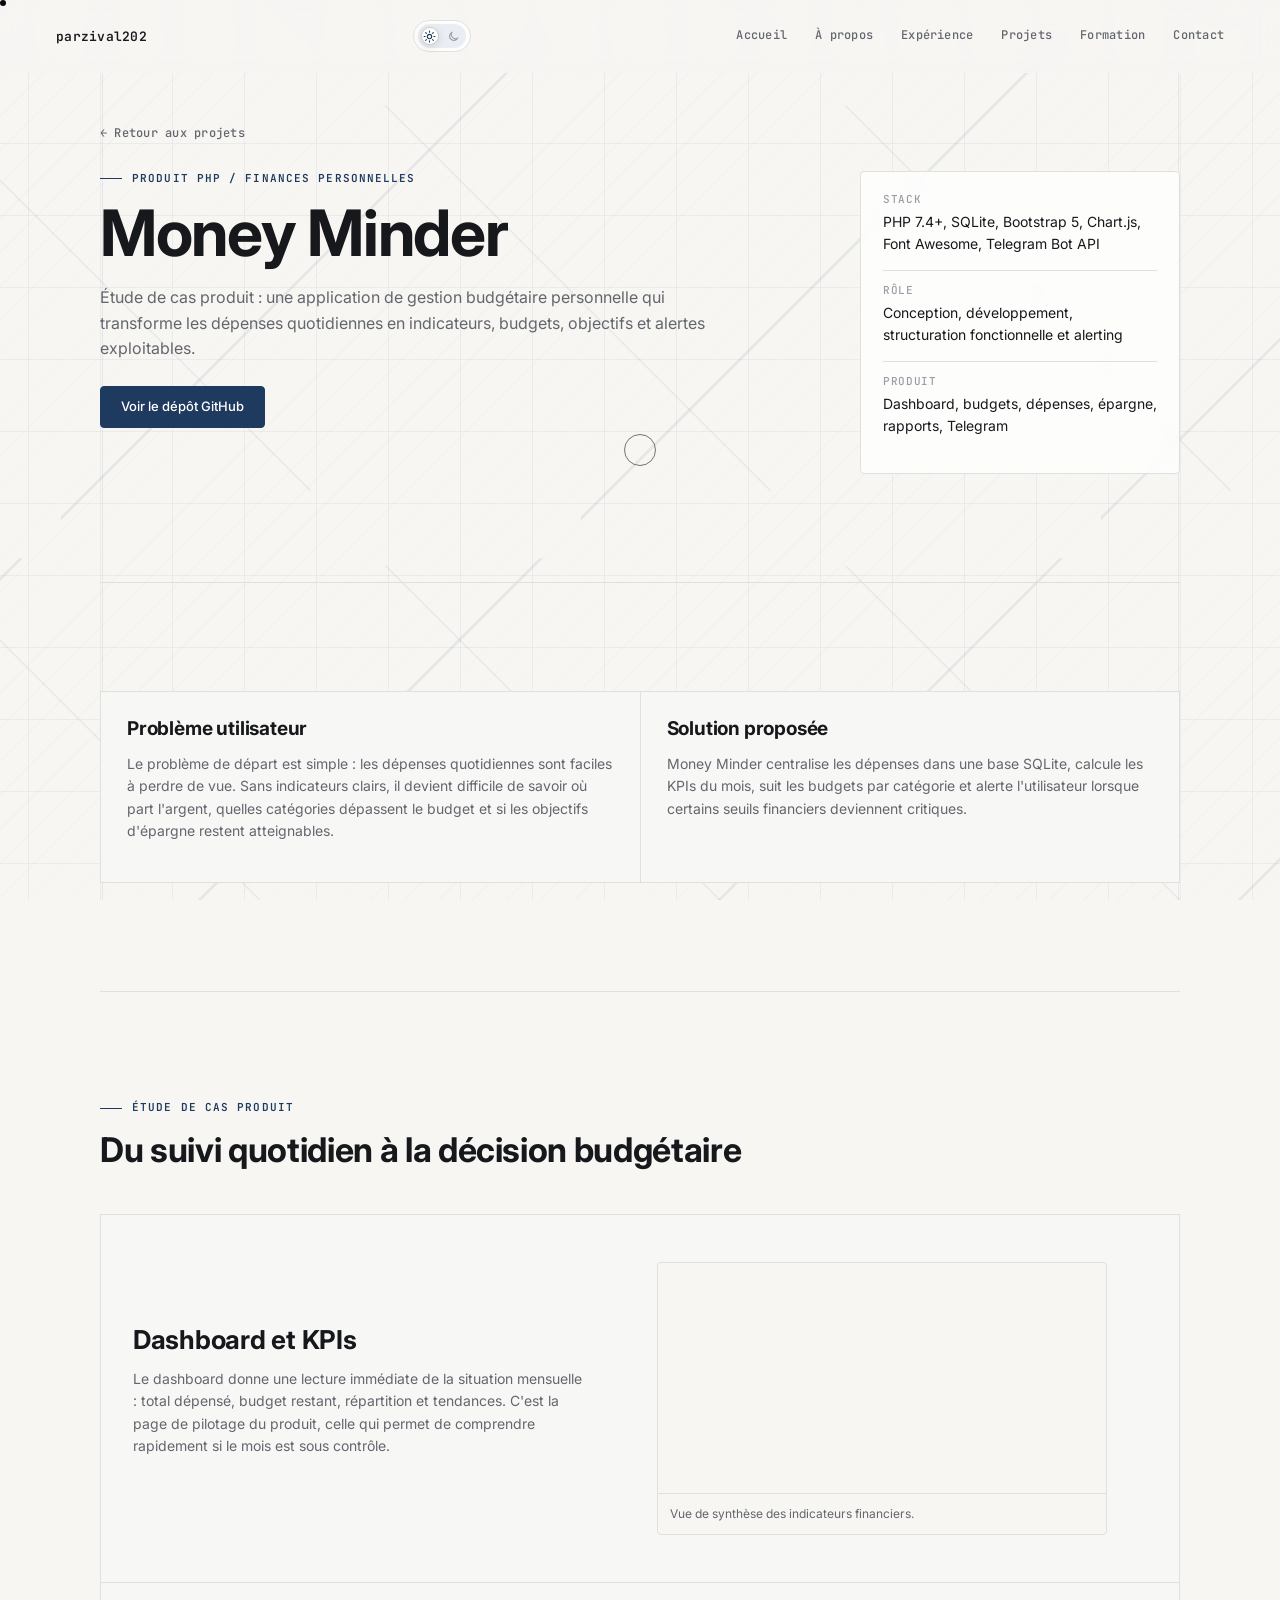
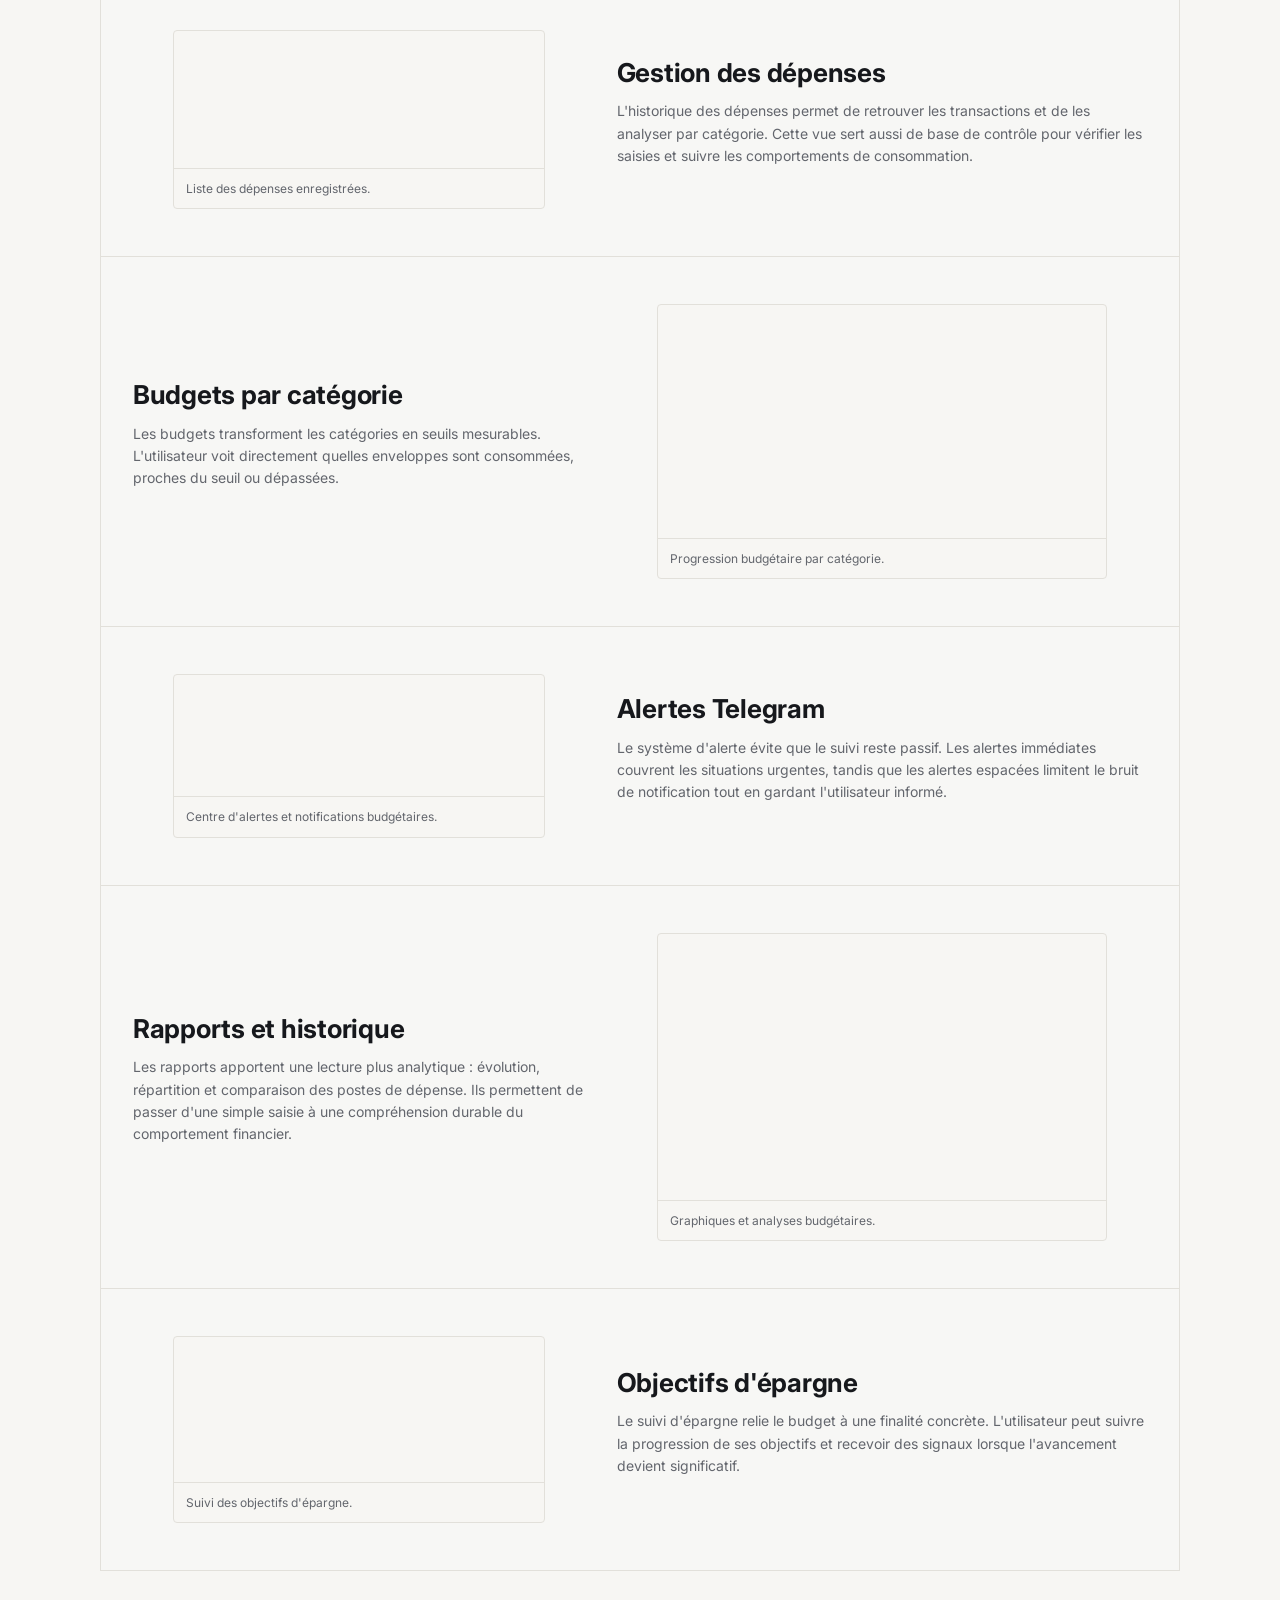
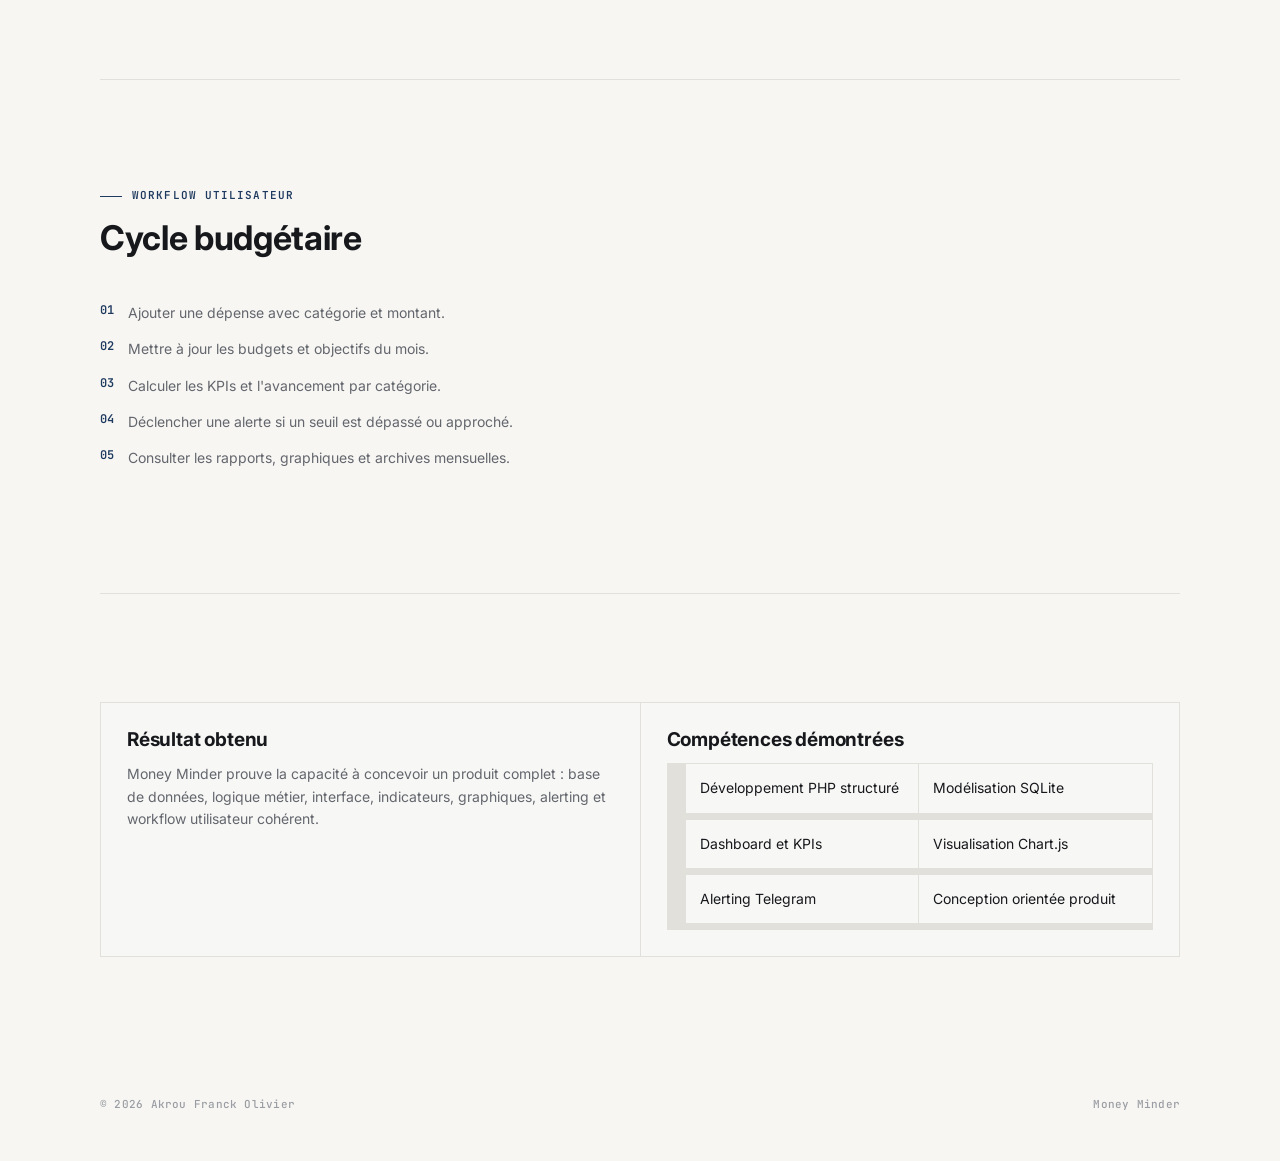
<file: projects/money-minder.html>
<!DOCTYPE html>
<html lang="fr">
<head>
  <meta charset="UTF-8" />
  <meta name="viewport" content="width=device-width, initial-scale=1.0" />
  <title>Money Minder | parzival202</title>
  <meta name="description" content="Étude de cas Money Minder : application PHP/SQLite de gestion de finances personnelles avec KPIs, budgets, dépenses, rapports et alertes Telegram." />
  <link rel="preconnect" href="https://fonts.googleapis.com" />
  <link rel="preconnect" href="https://fonts.gstatic.com" crossorigin />
  <link href="https://fonts.googleapis.com/css2?family=Inter:wght@400;500;600;700;800&family=JetBrains+Mono:wght@400;600&display=swap" rel="stylesheet" />
  <link rel="stylesheet" href="../style.css" />
</head>
<body>
  <header class="site-header" data-header>
    <a class="brand" href="../index.html#accueil">parzival202</a>
    <button class="menu-toggle" type="button" aria-label="Ouvrir le menu" aria-expanded="false" data-menu-toggle><span></span><span></span><span></span></button>
    <nav class="site-nav" data-nav aria-label="Navigation principale">
      <a href="../index.html#accueil">Accueil</a><a href="../index.html#apropos">À propos</a><a href="../index.html#experience">Expérience</a><a href="../index.html#projets">Projets</a><a href="../index.html#formation">Formation</a><a href="../index.html#contact">Contact</a>
    </nav>
  </header>
  <main>
    <section class="section project-hero">
      <a class="back-link" href="../index.html#projets">← Retour aux projets</a>
      <div class="project-hero-grid">
        <div class="reveal">
          <p class="eyebrow">Produit PHP / finances personnelles</p>
          <h1>Money Minder</h1>
          <p class="project-summary">Étude de cas produit : une application de gestion budgétaire personnelle qui transforme les dépenses quotidiennes en indicateurs, budgets, objectifs et alertes exploitables.</p>
          <div class="hero-actions">
            <a class="btn btn-primary" href="https://github.com/parzival202/Money-Minder-mark3" target="_blank" rel="noopener">Voir le dépôt GitHub</a>
          </div>
        </div>
        <aside class="project-meta reveal">
          <dl>
            <div><dt>Stack</dt><dd>PHP 7.4+, SQLite, Bootstrap 5, Chart.js, Font Awesome, Telegram Bot API</dd></div>
            <div><dt>Rôle</dt><dd>Conception, développement, structuration fonctionnelle et alerting</dd></div>
            <div><dt>Produit</dt><dd>Dashboard, budgets, dépenses, épargne, rapports, Telegram</dd></div>
          </dl>
        </aside>
      </div>
    </section>

    <section class="section">
      <div class="detail-grid">
        <article class="detail-panel reveal"><h2>Problème utilisateur</h2><p>Le problème de départ est simple : les dépenses quotidiennes sont faciles à perdre de vue. Sans indicateurs clairs, il devient difficile de savoir où part l'argent, quelles catégories dépassent le budget et si les objectifs d'épargne restent atteignables.</p></article>
        <article class="detail-panel reveal"><h2>Solution proposée</h2><p>Money Minder centralise les dépenses dans une base SQLite, calcule les KPIs du mois, suit les budgets par catégorie et alerte l'utilisateur lorsque certains seuils financiers deviennent critiques.</p></article>
      </div>
    </section>

    <section class="section">
      <div class="section-heading reveal"><p class="eyebrow">Étude de cas produit</p><h2>Du suivi quotidien à la décision budgétaire</h2></div>
      <div class="case-study">
        <article class="case-step reveal">
          <div class="case-copy"><h2>Dashboard et KPIs</h2><p>Le dashboard donne une lecture immédiate de la situation mensuelle : total dépensé, budget restant, répartition et tendances. C'est la page de pilotage du produit, celle qui permet de comprendre rapidement si le mois est sous contrôle.</p></div>
          <figure class="case-visual"><img src="../assets/img/projects/money-minder/01-dashboard-kpis-overview.png" alt="Dashboard Money Minder avec KPIs mensuels" /><figcaption>Vue de synthèse des indicateurs financiers.</figcaption></figure>
        </article>
        <article class="case-step reveal">
          <div class="case-copy"><h2>Gestion des dépenses</h2><p>L'historique des dépenses permet de retrouver les transactions et de les analyser par catégorie. Cette vue sert aussi de base de contrôle pour vérifier les saisies et suivre les comportements de consommation.</p></div>
          <figure class="case-visual"><img src="../assets/img/projects/money-minder/04-expense-history-list.png" alt="Historique des dépenses Money Minder" /><figcaption>Liste des dépenses enregistrées.</figcaption></figure>
        </article>
        <article class="case-step reveal">
          <div class="case-copy"><h2>Budgets par catégorie</h2><p>Les budgets transforment les catégories en seuils mesurables. L'utilisateur voit directement quelles enveloppes sont consommées, proches du seuil ou dépassées.</p></div>
          <figure class="case-visual"><img src="../assets/img/projects/money-minder/03-budget-progress-categories.png" alt="Progression des budgets par catégorie" /><figcaption>Progression budgétaire par catégorie.</figcaption></figure>
        </article>
        <article class="case-step reveal">
          <div class="case-copy"><h2>Alertes Telegram</h2><p>Le système d'alerte évite que le suivi reste passif. Les alertes immédiates couvrent les situations urgentes, tandis que les alertes espacées limitent le bruit de notification tout en gardant l'utilisateur informé.</p></div>
          <figure class="case-visual"><img src="../assets/img/projects/money-minder/08-alerts-notifications.png" alt="Alertes et notifications Money Minder" /><figcaption>Centre d'alertes et notifications budgétaires.</figcaption></figure>
        </article>
        <article class="case-step reveal">
          <div class="case-copy"><h2>Rapports et historique</h2><p>Les rapports apportent une lecture plus analytique : évolution, répartition et comparaison des postes de dépense. Ils permettent de passer d'une simple saisie à une compréhension durable du comportement financier.</p></div>
          <figure class="case-visual"><img src="../assets/img/projects/money-minder/05-reports-analytics-charts.png" alt="Rapports analytiques Money Minder" /><figcaption>Graphiques et analyses budgétaires.</figcaption></figure>
        </article>
        <article class="case-step reveal">
          <div class="case-copy"><h2>Objectifs d'épargne</h2><p>Le suivi d'épargne relie le budget à une finalité concrète. L'utilisateur peut suivre la progression de ses objectifs et recevoir des signaux lorsque l'avancement devient significatif.</p></div>
          <figure class="case-visual"><img src="../assets/img/projects/money-minder/06-savings-tracker-goals.png" alt="Objectifs d'épargne Money Minder" /><figcaption>Suivi des objectifs d'épargne.</figcaption></figure>
        </article>
      </div>
    </section>

    <section class="section">
      <div class="section-heading reveal"><p class="eyebrow">Workflow utilisateur</p><h2>Cycle budgétaire</h2></div>
      <ol class="workflow reveal">
        <li>Ajouter une dépense avec catégorie et montant.</li>
        <li>Mettre à jour les budgets et objectifs du mois.</li>
        <li>Calculer les KPIs et l'avancement par catégorie.</li>
        <li>Déclencher une alerte si un seuil est dépassé ou approché.</li>
        <li>Consulter les rapports, graphiques et archives mensuelles.</li>
      </ol>
    </section>

    <section class="section">
      <div class="detail-grid">
        <article class="detail-panel reveal"><h2>Résultat obtenu</h2><p>Money Minder prouve la capacité à concevoir un produit complet : base de données, logique métier, interface, indicateurs, graphiques, alerting et workflow utilisateur cohérent.</p></article>
        <article class="detail-panel reveal"><h2>Compétences démontrées</h2><ul class="competency-list"><li>Développement PHP structuré</li><li>Modélisation SQLite</li><li>Dashboard et KPIs</li><li>Visualisation Chart.js</li><li>Alerting Telegram</li><li>Conception orientée produit</li></ul></article>
      </div>
    </section>
  </main>
  <footer class="site-footer"><span>© 2026 Akrou Franck Olivier</span><span>Money Minder</span></footer>
  <script src="../script.js"></script>
</body>
</html>
</file>
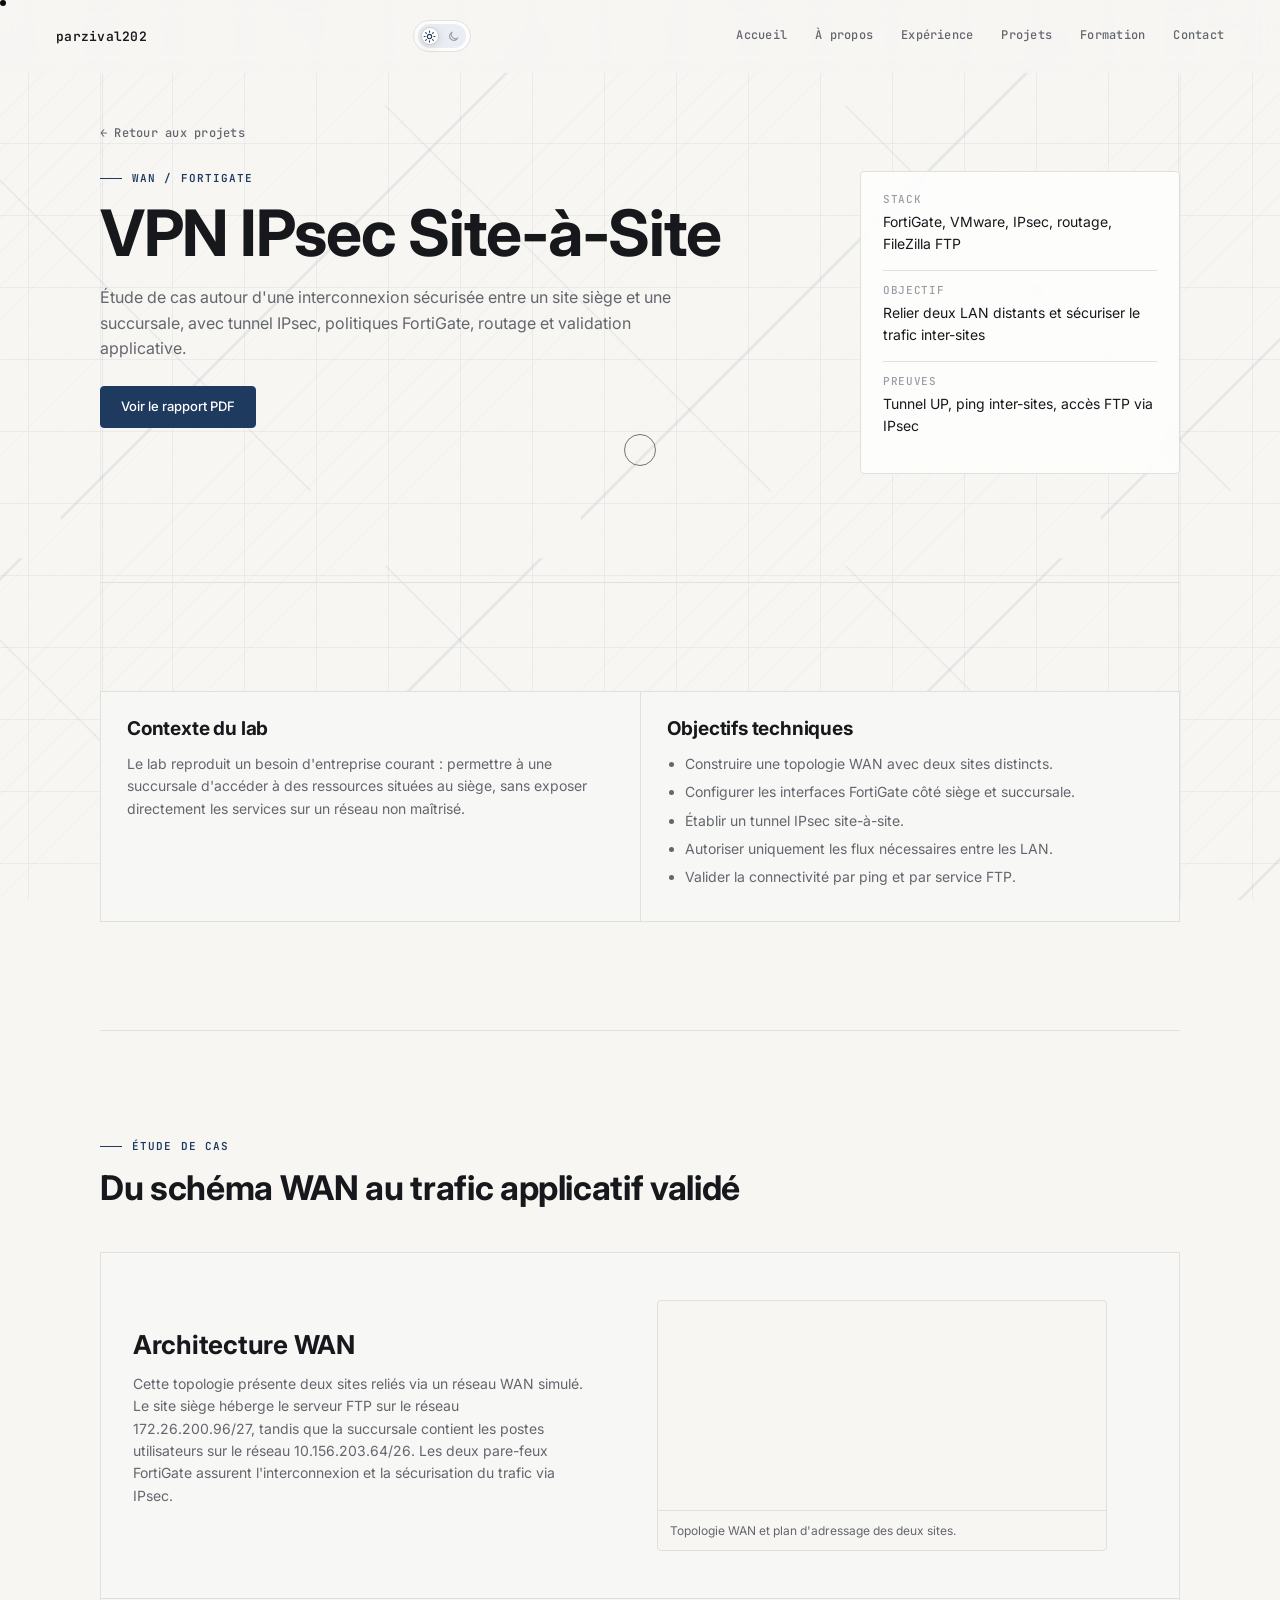
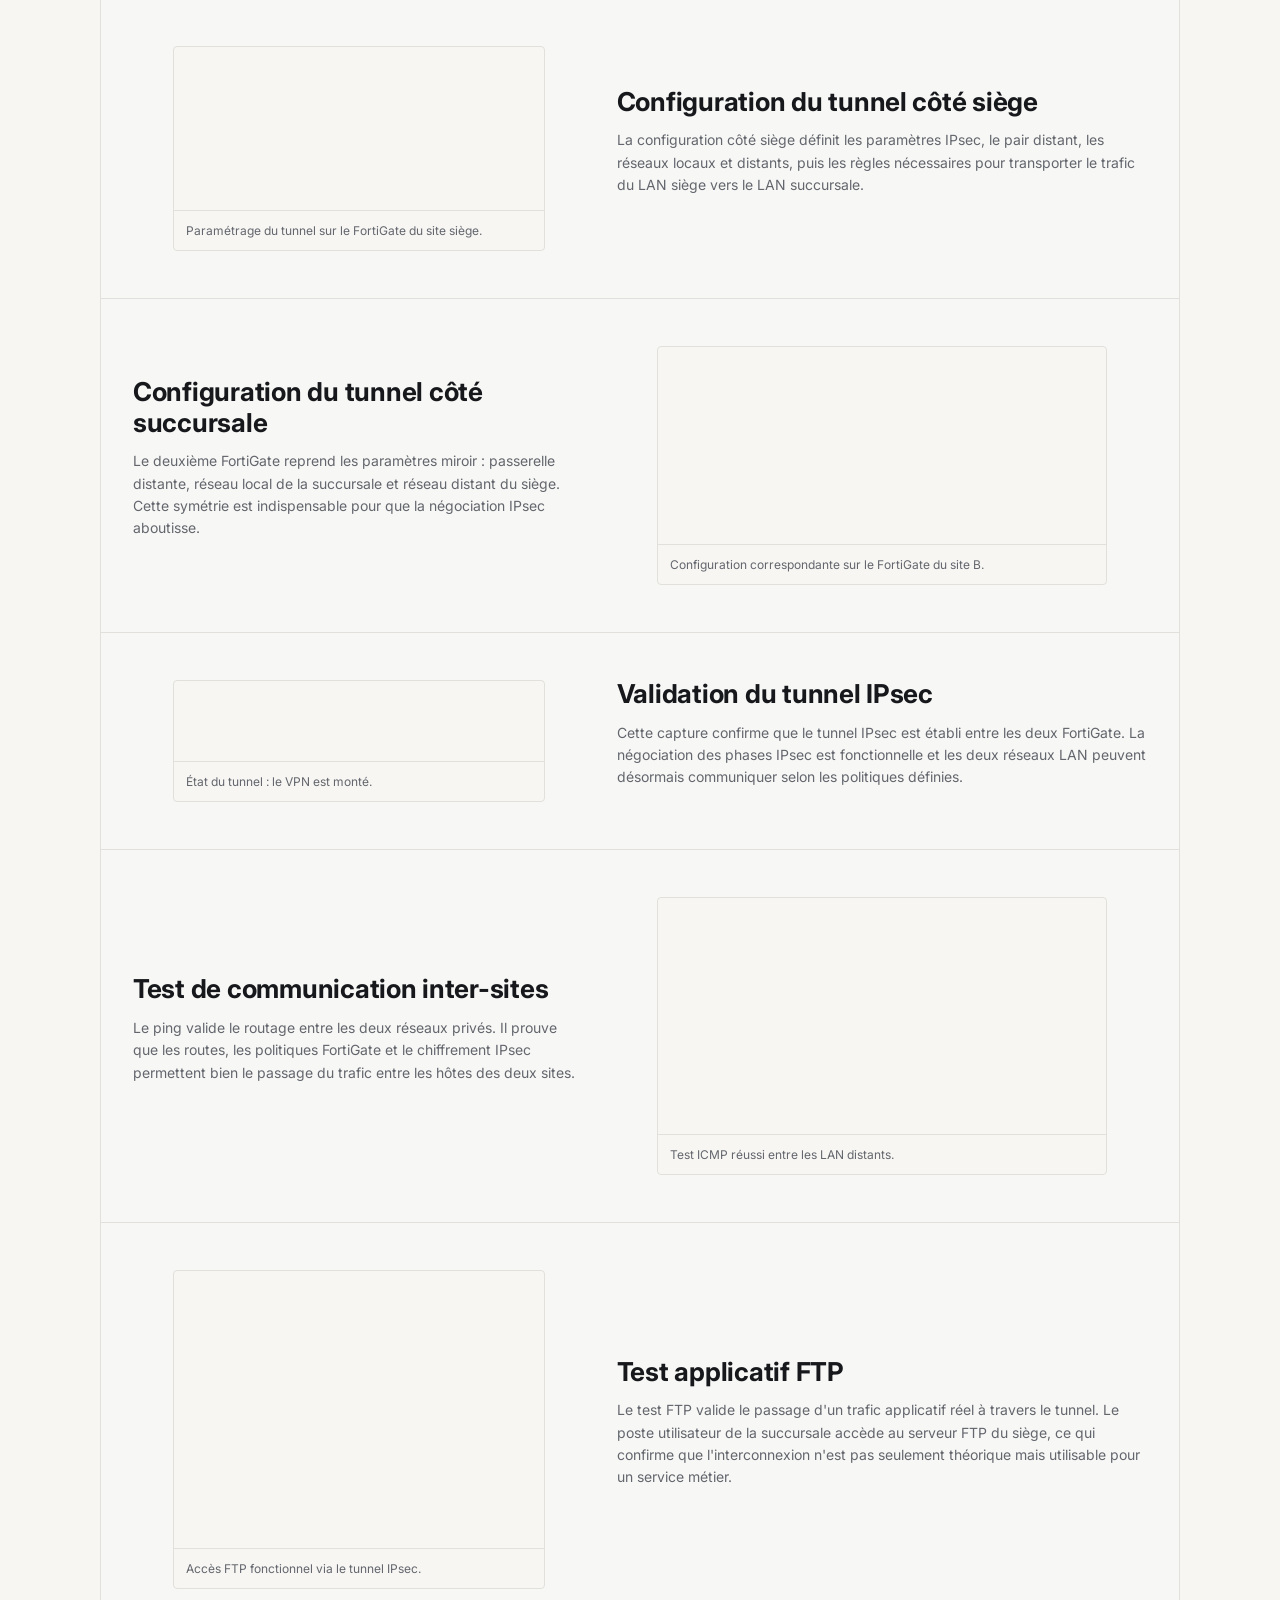
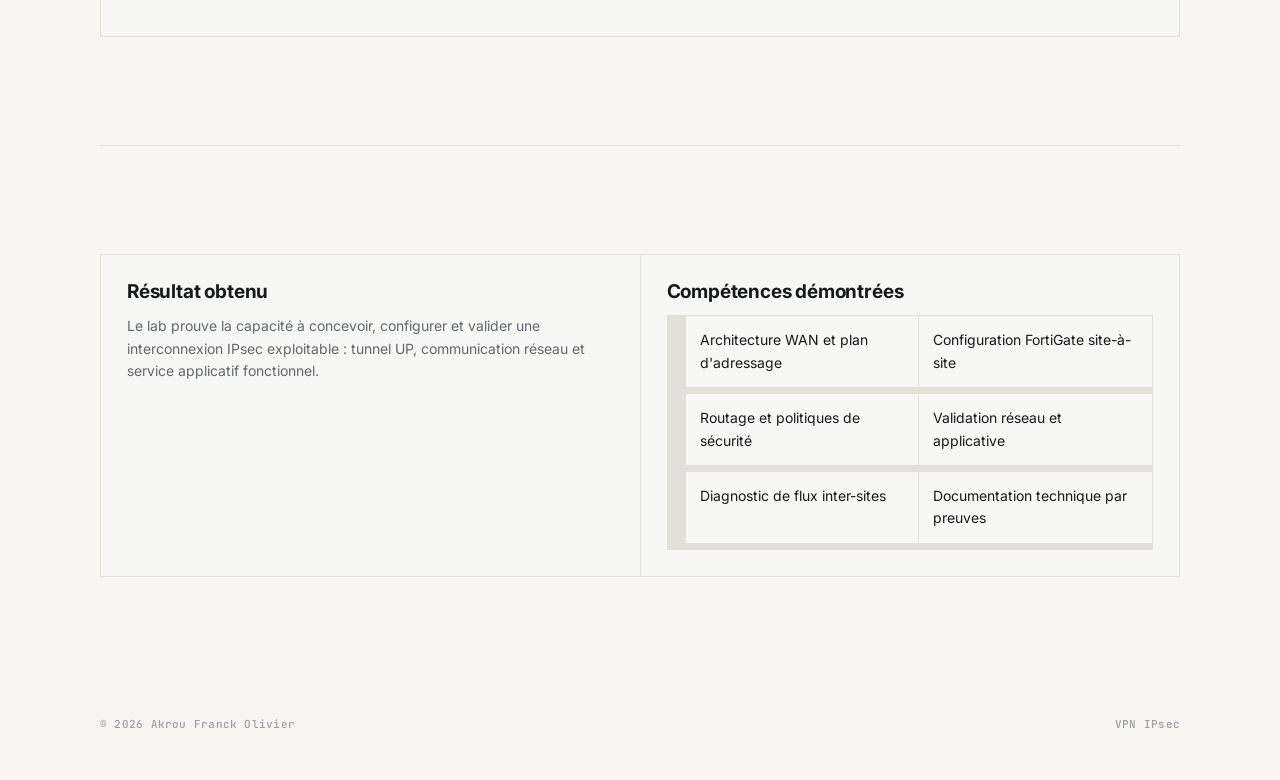
<file: projects/vpn-ipsec.html>
<!DOCTYPE html>
<html lang="fr">
<head>
  <meta charset="UTF-8" />
  <meta name="viewport" content="width=device-width, initial-scale=1.0" />
  <title>VPN IPsec Site-à-Site | parzival202</title>
  <meta name="description" content="Étude de cas VPN IPsec site-à-site FortiGate avec architecture WAN, configuration du tunnel, routage, ping et test FTP." />
  <link rel="preconnect" href="https://fonts.googleapis.com" />
  <link rel="preconnect" href="https://fonts.gstatic.com" crossorigin />
  <link href="https://fonts.googleapis.com/css2?family=Inter:wght@400;500;600;700;800&family=JetBrains+Mono:wght@400;600&display=swap" rel="stylesheet" />
  <link rel="stylesheet" href="../style.css" />
</head>
<body>
  <header class="site-header" data-header><a class="brand" href="../index.html#accueil">parzival202</a><button class="menu-toggle" type="button" aria-label="Ouvrir le menu" aria-expanded="false" data-menu-toggle><span></span><span></span><span></span></button><nav class="site-nav" data-nav aria-label="Navigation principale"><a href="../index.html#accueil">Accueil</a><a href="../index.html#apropos">À propos</a><a href="../index.html#experience">Expérience</a><a href="../index.html#projets">Projets</a><a href="../index.html#formation">Formation</a><a href="../index.html#contact">Contact</a></nav></header>
  <main>
    <section class="section project-hero">
      <a class="back-link" href="../index.html#projets">← Retour aux projets</a>
      <div class="project-hero-grid">
        <div class="reveal"><p class="eyebrow">WAN / FortiGate</p><h1>VPN IPsec Site-à-Site</h1><p class="project-summary">Étude de cas autour d'une interconnexion sécurisée entre un site siège et une succursale, avec tunnel IPsec, politiques FortiGate, routage et validation applicative.</p><div class="hero-actions"><a class="btn btn-primary" href="../assets/reports/lab-wan-routeur.pdf" target="_blank" rel="noopener">Voir le rapport PDF</a></div></div>
        <aside class="project-meta reveal"><dl><div><dt>Stack</dt><dd>FortiGate, VMware, IPsec, routage, FileZilla FTP</dd></div><div><dt>Objectif</dt><dd>Relier deux LAN distants et sécuriser le trafic inter-sites</dd></div><div><dt>Preuves</dt><dd>Tunnel UP, ping inter-sites, accès FTP via IPsec</dd></div></dl></aside>
      </div>
    </section>

    <section class="section">
      <div class="detail-grid">
        <article class="detail-panel reveal"><h2>Contexte du lab</h2><p>Le lab reproduit un besoin d'entreprise courant : permettre à une succursale d'accéder à des ressources situées au siège, sans exposer directement les services sur un réseau non maîtrisé.</p></article>
        <article class="detail-panel reveal"><h2>Objectifs techniques</h2><ul><li>Construire une topologie WAN avec deux sites distincts.</li><li>Configurer les interfaces FortiGate côté siège et succursale.</li><li>Établir un tunnel IPsec site-à-site.</li><li>Autoriser uniquement les flux nécessaires entre les LAN.</li><li>Valider la connectivité par ping et par service FTP.</li></ul></article>
      </div>
    </section>

    <section class="section">
      <div class="section-heading reveal"><p class="eyebrow">Étude de cas</p><h2>Du schéma WAN au trafic applicatif validé</h2></div>
      <div class="case-study">
        <article class="case-step reveal">
          <div class="case-copy"><h2>Architecture WAN</h2><p>Cette topologie présente deux sites reliés via un réseau WAN simulé. Le site siège héberge le serveur FTP sur le réseau 172.26.200.96/27, tandis que la succursale contient les postes utilisateurs sur le réseau 10.156.203.64/26. Les deux pare-feux FortiGate assurent l'interconnexion et la sécurisation du trafic via IPsec.</p></div>
          <figure class="case-visual"><img src="../assets/img/projects/vpn-ipsec/01_architecture_topologie_wan_fortigate.png" alt="Topologie WAN FortiGate entre siège et succursale" /><figcaption>Topologie WAN et plan d'adressage des deux sites.</figcaption></figure>
        </article>
        <article class="case-step reveal">
          <div class="case-copy"><h2>Configuration du tunnel côté siège</h2><p>La configuration côté siège définit les paramètres IPsec, le pair distant, les réseaux locaux et distants, puis les règles nécessaires pour transporter le trafic du LAN siège vers le LAN succursale.</p></div>
          <figure class="case-visual"><img src="../assets/img/projects/vpn-ipsec/09_vpn_site_siege_setup.png" alt="Configuration VPN IPsec côté site siège" /><figcaption>Paramétrage du tunnel sur le FortiGate du site siège.</figcaption></figure>
        </article>
        <article class="case-step reveal">
          <div class="case-copy"><h2>Configuration du tunnel côté succursale</h2><p>Le deuxième FortiGate reprend les paramètres miroir : passerelle distante, réseau local de la succursale et réseau distant du siège. Cette symétrie est indispensable pour que la négociation IPsec aboutisse.</p></div>
          <figure class="case-visual"><img src="../assets/img/projects/vpn-ipsec/12_vpn_site_b_setup.png" alt="Configuration VPN IPsec côté succursale" /><figcaption>Configuration correspondante sur le FortiGate du site B.</figcaption></figure>
        </article>
        <article class="case-step reveal">
          <div class="case-copy"><h2>Validation du tunnel IPsec</h2><p>Cette capture confirme que le tunnel IPsec est établi entre les deux FortiGate. La négociation des phases IPsec est fonctionnelle et les deux réseaux LAN peuvent désormais communiquer selon les politiques définies.</p></div>
          <figure class="case-visual"><img src="../assets/img/projects/vpn-ipsec/15_vpn_tunnel_site_siege_up.png" alt="Tunnel VPN IPsec UP côté siège" /><figcaption>État du tunnel : le VPN est monté.</figcaption></figure>
        </article>
        <article class="case-step reveal">
          <div class="case-copy"><h2>Test de communication inter-sites</h2><p>Le ping valide le routage entre les deux réseaux privés. Il prouve que les routes, les politiques FortiGate et le chiffrement IPsec permettent bien le passage du trafic entre les hôtes des deux sites.</p></div>
          <figure class="case-visual"><img src="../assets/img/projects/vpn-ipsec/17_ping_serv_bd_vers_user1.png" alt="Ping réussi entre les deux sites" /><figcaption>Test ICMP réussi entre les LAN distants.</figcaption></figure>
        </article>
        <article class="case-step reveal">
          <div class="case-copy"><h2>Test applicatif FTP</h2><p>Le test FTP valide le passage d'un trafic applicatif réel à travers le tunnel. Le poste utilisateur de la succursale accède au serveur FTP du siège, ce qui confirme que l'interconnexion n'est pas seulement théorique mais utilisable pour un service métier.</p></div>
          <figure class="case-visual"><img src="../assets/img/projects/vpn-ipsec/19_filezilla_client_ftp_success.png" alt="Connexion FTP réussie via le tunnel IPsec" /><figcaption>Accès FTP fonctionnel via le tunnel IPsec.</figcaption></figure>
        </article>
      </div>
    </section>

    <section class="section">
      <div class="detail-grid">
        <article class="detail-panel reveal"><h2>Résultat obtenu</h2><p>Le lab prouve la capacité à concevoir, configurer et valider une interconnexion IPsec exploitable : tunnel UP, communication réseau et service applicatif fonctionnel.</p></article>
        <article class="detail-panel reveal"><h2>Compétences démontrées</h2><ul class="competency-list"><li>Architecture WAN et plan d'adressage</li><li>Configuration FortiGate site-à-site</li><li>Routage et politiques de sécurité</li><li>Validation réseau et applicative</li><li>Diagnostic de flux inter-sites</li><li>Documentation technique par preuves</li></ul></article>
      </div>
    </section>
  </main>
  <footer class="site-footer"><span>© 2026 Akrou Franck Olivier</span><span>VPN IPsec</span></footer>
  <script src="../script.js"></script>
</body>
</html>
</file>
<file: style.css>
*, *::before, *::after { box-sizing: border-box; }
:root {
  --bg: #f7f6f3;
  --surface: #ffffff;
  --text: #16181c;
  --muted: #63666d;
  --faint: #9a9da3;
  --line: #e2e0da;
  --line-strong: #cfccc4;
  --accent: #1f3a5f;
  --accent-soft: #eaeef4;
  --surface-veil: rgba(255, 255, 255, .74);
  --header-bg: rgba(247, 246, 243, .82);
  --grid-line: rgba(31, 58, 95, .055);
  --grid-strong: rgba(31, 58, 95, .09);
  --circuit-line: rgba(31, 58, 95, .075);
  --grain: rgba(22, 24, 28, .018);
  --shadow: 0 12px 32px rgba(20, 22, 26, .06);
  --radius: 4px;
}
@media (prefers-color-scheme: dark) {
  :root {
    --bg: #101113;
    --surface: #17181b;
    --text: #f1f0ec;
    --muted: #a6a9ae;
    --faint: #75787d;
    --line: #2a2c30;
    --line-strong: #3a3d42;
    --accent: #9db8dd;
    --accent-soft: rgba(157, 184, 221, .1);
    --surface-veil: rgba(23, 24, 27, .76);
    --header-bg: rgba(16, 17, 19, .82);
    --grid-line: rgba(157, 184, 221, .045);
    --grid-strong: rgba(157, 184, 221, .075);
    --circuit-line: rgba(157, 184, 221, .075);
    --grain: rgba(255, 255, 255, .018);
    --shadow: 0 12px 32px rgba(0, 0, 0, .3);
  }
}
html[data-theme="light"] {
  --bg: #f7f6f3;
  --surface: #ffffff;
  --text: #16181c;
  --muted: #63666d;
  --faint: #9a9da3;
  --line: #e2e0da;
  --line-strong: #cfccc4;
  --accent: #1f3a5f;
  --accent-soft: #eaeef4;
  --surface-veil: rgba(255, 255, 255, .74);
  --header-bg: rgba(247, 246, 243, .82);
  --grid-line: rgba(31, 58, 95, .055);
  --grid-strong: rgba(31, 58, 95, .09);
  --circuit-line: rgba(31, 58, 95, .075);
  --grain: rgba(22, 24, 28, .018);
  --shadow: 0 12px 32px rgba(20, 22, 26, .06);
}
html[data-theme="dark"] {
  --bg: #101113;
  --surface: #17181b;
  --text: #f1f0ec;
  --muted: #a6a9ae;
  --faint: #75787d;
  --line: #2a2c30;
  --line-strong: #3a3d42;
  --accent: #9db8dd;
  --accent-soft: rgba(157, 184, 221, .1);
  --surface-veil: rgba(23, 24, 27, .76);
  --header-bg: rgba(16, 17, 19, .82);
  --grid-line: rgba(157, 184, 221, .045);
  --grid-strong: rgba(157, 184, 221, .075);
  --circuit-line: rgba(157, 184, 221, .075);
  --grain: rgba(255, 255, 255, .018);
  --shadow: 0 12px 32px rgba(0, 0, 0, .3);
}
html { scroll-behavior: smooth; }
html { background: var(--bg); }
body {
  margin: 0;
  min-height: 100vh;
  position: relative;
  overflow-x: hidden;
  background: var(--bg);
  color: var(--text);
  font-family: "Inter", system-ui, sans-serif;
  font-size: 15px;
  line-height: 1.6;
  -webkit-font-smoothing: antialiased;
}
body > * {
  position: relative;
  z-index: 1;
}
body::before,
body::after {
  content: "";
  position: fixed;
  inset: 0;
  pointer-events: none;
}
body::before {
  z-index: 0;
  background:
    linear-gradient(90deg, var(--grid-line) 1px, transparent 1px),
    linear-gradient(0deg, var(--grid-line) 1px, transparent 1px),
    linear-gradient(135deg, transparent 0 46%, var(--circuit-line) 46% 46.35%, transparent 46.35% 100%),
    linear-gradient(45deg, transparent 0 58%, var(--circuit-line) 58% 58.25%, transparent 58.25% 100%);
  background-size: 72px 72px, 72px 72px, 520px 520px, 460px 460px;
  background-position: center top, center top, 8% 10%, 94% 24%;
}
body::after {
  z-index: 0;
  background:
    linear-gradient(90deg, transparent 0 8%, var(--grid-strong) 8% calc(8% + 1px), transparent calc(8% + 1px) 92%, var(--grid-strong) 92% calc(92% + 1px), transparent calc(92% + 1px)),
    repeating-linear-gradient(135deg, transparent 0 10px, var(--grain) 10px 11px, transparent 11px 24px);
  opacity: .9;
}
a { color: inherit; }
img { max-width: 100%; display: block; }
::selection { background: var(--accent-soft); color: var(--accent); }

/* Custom cursor */
.cursor-dot, .cursor-ring {
  position: fixed;
  top: 0;
  left: 0;
  pointer-events: none;
  z-index: 999;
  border-radius: 50%;
  mix-blend-mode: difference;
  will-change: transform;
}
.cursor-dot { width: 6px; height: 6px; background: #fff; }
.cursor-ring {
  width: 32px;
  height: 32px;
  border: 1px solid #fff;
  opacity: .55;
  transition: width .25s cubic-bezier(.16,1,.3,1), height .25s cubic-bezier(.16,1,.3,1), opacity .25s ease;
}
.cursor-ring.is-active { width: 56px; height: 56px; opacity: 1; }
html.has-custom-cursor, html.has-custom-cursor a, html.has-custom-cursor button { cursor: none; }
@media (pointer: coarse) { .cursor-dot, .cursor-ring { display: none; } }

/* Header */
.site-header {
  position: fixed;
  inset: 0 0 auto;
  z-index: 20;
  display: flex;
  align-items: center;
  justify-content: space-between;
  padding: 20px clamp(20px, 5vw, 56px);
  background: var(--header-bg);
  border-bottom: 1px solid transparent;
  backdrop-filter: blur(10px);
  transition: border-color .25s ease, background .25s ease;
}
.site-header.is-scrolled { border-color: var(--line); }
.brand {
  color: var(--text);
  font: 600 13px/1 "JetBrains Mono", monospace;
  letter-spacing: .02em;
  text-decoration: none;
}
.site-nav { display: flex; gap: 28px; align-items: center; }
.site-nav a {
  position: relative;
  color: var(--muted);
  font: 500 12px/1 "JetBrains Mono", monospace;
  letter-spacing: .02em;
  text-decoration: none;
  padding-bottom: 3px;
  transition: color .2s ease;
}
.site-nav a::after {
  content: "";
  position: absolute;
  left: 0; right: 100%; bottom: 0;
  height: 1px;
  background: var(--accent);
  transition: right .25s ease;
}
.site-nav a:hover, .site-nav a.is-active { color: var(--text); }
.site-nav a:hover::after, .site-nav a.is-active::after { right: 0; }
.theme-toggle {
  display: inline-flex;
  align-items: center;
  justify-content: center;
  width: 58px;
  height: 32px;
  padding: 0;
  border: 1px solid var(--line);
  border-radius: 999px;
  background: var(--surface-veil);
  color: var(--muted);
  cursor: pointer;
  backdrop-filter: blur(10px);
  transition: color .2s ease, border-color .2s ease, background .2s ease, box-shadow .2s ease;
}
.theme-toggle:hover { color: var(--text); border-color: var(--accent); box-shadow: 0 0 0 4px var(--accent-soft); }
.theme-toggle:focus-visible { outline: 2px solid var(--accent); outline-offset: 3px; }
.theme-toggle-track {
  position: relative;
  display: block;
  width: 48px;
  height: 24px;
  border-radius: 999px;
  background: var(--accent-soft);
}
.theme-toggle-icon {
  position: absolute;
  top: 50%;
  z-index: 2;
  display: grid;
  place-items: center;
  width: 18px;
  height: 18px;
  color: var(--faint);
  transform: translateY(-50%);
  transition: color .2s ease;
}
.theme-toggle-icon svg {
  width: 13px;
  height: 13px;
  fill: none;
  stroke: currentColor;
  stroke-width: 2;
  stroke-linecap: round;
  stroke-linejoin: round;
}
.theme-toggle-sun { left: 3px; }
.theme-toggle-moon { right: 3px; }
.theme-toggle-thumb {
  position: absolute;
  top: 3px;
  left: 3px;
  z-index: 1;
  width: 18px;
  height: 18px;
  border-radius: 50%;
  background: var(--surface);
  border: 1px solid var(--line-strong);
  box-shadow: 0 2px 8px rgba(0, 0, 0, .12);
  transition: transform .25s cubic-bezier(.16,1,.3,1), background .2s ease, border-color .2s ease;
}
html[data-theme="light"] .theme-toggle-sun,
html[data-theme="dark"] .theme-toggle-moon { color: var(--accent); }
html[data-theme="dark"] .theme-toggle-thumb { transform: translateX(24px); }
.menu-toggle { display: none; background: none; border: 0; padding: 8px; cursor: pointer; }
.menu-toggle span { display: block; width: 20px; height: 1px; margin: 5px 0; background: var(--text); }

/* Scroll progress rail */
.scroll-rail {
  position: fixed;
  left: 30px;
  top: 0;
  bottom: 0;
  z-index: 15;
  display: flex;
  align-items: center;
  pointer-events: none;
}
.scroll-rail-track {
  position: relative;
  width: 2px;
  height: min(58vh, 620px);
  background: var(--line);
  border-radius: 2px;
  pointer-events: auto;
}
.scroll-rail-fill {
  position: absolute;
  top: 0;
  left: 0;
  right: 0;
  height: 0%;
  background: var(--accent);
  border-radius: 2px;
}
.scroll-rail-thumb {
  position: absolute;
  left: 50%;
  top: 0%;
  width: 7px;
  height: 7px;
  border-radius: 50%;
  background: var(--accent);
  box-shadow: 0 0 0 5px var(--accent-soft);
  transform: translate(-50%, -50%);
}
.scroll-rail-marks { position: absolute; inset: 0; list-style: none; margin: 0; padding: 0; }
.scroll-rail-marks li { position: absolute; left: 50%; top: 0%; transform: translate(-50%, -50%); }
.scroll-rail-marks a {
  display: flex;
  align-items: center;
  justify-content: center;
  width: 18px;
  height: 18px;
  border-radius: 50%;
  background: var(--bg);
  border: 1px solid var(--line-strong);
  text-decoration: none;
  transition: border-color .25s ease, background .25s ease, transform .25s cubic-bezier(.16,1,.3,1);
}
.scroll-rail-marks span {
  font: 600 9px/1 "JetBrains Mono", monospace;
  color: var(--faint);
  transition: color .25s ease;
}
.scroll-rail-marks a:hover { border-color: var(--accent); transform: scale(1.1); }
.scroll-rail-marks a.is-active { border-color: var(--accent); background: var(--accent); transform: scale(1.2); }
.scroll-rail-marks a.is-active span { color: var(--surface); }
@media (max-width: 1180px) { .scroll-rail { display: none; } }
@media (prefers-reduced-motion: reduce) {
  .scroll-rail-fill, .scroll-rail-thumb { transition: none; }
}

/* Layout helpers */
.section { width: min(1080px, calc(100% - 40px)); margin: 0 auto; padding: 108px 0; }
.section + .section { border-top: 1px solid var(--line); }

.eyebrow {
  display: flex;
  align-items: center;
  gap: 10px;
  margin: 0 0 14px;
  color: var(--accent);
  font: 600 11px/1.4 "JetBrains Mono", monospace;
  letter-spacing: .1em;
  text-transform: uppercase;
}
.eyebrow::before {
  content: "";
  width: 22px;
  height: 1px;
  background: var(--accent);
  display: inline-block;
  transform: scaleX(0);
  transform-origin: left;
  transition: transform .6s cubic-bezier(.16,1,.3,1);
}
.reveal.is-visible .eyebrow::before { transform: scaleX(1); }
.hero-copy .eyebrow::before { animation: draw-line .6s .3s cubic-bezier(.16,1,.3,1) both; }

h1, h2, h3, p { margin-top: 0; }
h1 {
  max-width: 780px;
  margin-bottom: 18px;
  font-size: clamp(38px, 5.6vw, 64px);
  font-weight: 700;
  line-height: 1.04;
  letter-spacing: -.02em;
}
h2 { margin-bottom: 0; font-size: clamp(24px, 2.8vw, 34px); font-weight: 700; line-height: 1.18; letter-spacing: -.01em; }
h3 { font-size: 17px; font-weight: 600; line-height: 1.3; letter-spacing: 0; }

/* Hero */
.hero {
  min-height: 100vh;
  display: grid;
  grid-template-columns: minmax(0, 1.15fr) minmax(280px, .68fr);
  align-items: center;
  gap: clamp(32px, 5vw, 72px);
  padding-top: 120px;
}
@keyframes rise-in { from { opacity: 0; transform: translateY(24px); } to { opacity: 1; transform: none; } }
@keyframes draw-line { from { transform: scaleX(0); } to { transform: scaleX(1); } }
.hero-copy > * { animation: rise-in .8s cubic-bezier(.16,1,.3,1) both; }
.hero-copy > *:nth-child(1) { animation-delay: .05s; }
.hero-copy > *:nth-child(2) { animation-delay: .16s; }
.hero-copy > *:nth-child(3) { animation-delay: .3s; }
.hero-copy > *:nth-child(4) { animation-delay: .4s; }
.hero-copy > *:nth-child(5) { animation-delay: .5s; }
.hero-copy > *:nth-child(6) { animation-delay: .6s; }
.profile-card { animation: rise-in .9s .5s cubic-bezier(.16,1,.3,1) both; }
.hero-title { color: var(--muted); font: 500 clamp(15px, 1.6vw, 19px)/1.4 "Inter", sans-serif; margin-bottom: 18px; }
.hero-lead { max-width: 620px; color: var(--muted); font-size: clamp(15px, 1.4vw, 17px); margin-bottom: 26px; }
.badge-row { display: flex; flex-wrap: wrap; gap: 0 18px; margin-bottom: 30px; }
.badge-row span {
  position: relative;
  padding-left: 14px;
  color: var(--muted);
  font: 500 12px/1.8 "JetBrains Mono", monospace;
  letter-spacing: .01em;
}
.badge-row span::before { content: ""; position: absolute; left: 0; top: 50%; width: 4px; height: 4px; margin-top: -2px; border-radius: 50%; background: var(--faint); }

.hero-actions, .card-actions, .contact-links { display: flex; flex-wrap: wrap; gap: 12px; margin-top: 8px; }
.btn {
  display: inline-flex;
  align-items: center;
  justify-content: center;
  min-height: 42px;
  padding: 0 20px;
  border-radius: var(--radius);
  border: 1px solid var(--line-strong);
  color: var(--text);
  background: transparent;
  font: 500 13px/1 "Inter", sans-serif;
  text-decoration: none;
  transition: border-color .2s ease, background .2s ease, color .2s ease;
}
.btn { transition: border-color .2s ease, background .2s ease, color .2s ease, transform .3s cubic-bezier(.16,1,.3,1); }
.btn:hover { border-color: var(--accent); }
.btn-primary { color: var(--surface); background: var(--accent); border-color: var(--accent); }
.btn-primary:hover { opacity: .88; }
.btn-secondary { background: transparent; }
.btn-ghost { color: var(--muted); border-color: transparent; padding: 0; min-height: auto; text-decoration: underline; text-underline-offset: 4px; text-decoration-color: var(--line-strong); }
.btn-ghost:hover { color: var(--text); text-decoration-color: var(--accent); }

.profile-card {
  border: 1px solid var(--line);
  border-radius: var(--radius);
  background: var(--surface-veil);
  padding: 26px;
  backdrop-filter: blur(12px);
}
.profile-row { display: grid; gap: 3px; padding: 14px 0; border-bottom: 1px solid var(--line); }
.profile-row:first-child { padding-top: 0; }
.profile-row span { color: var(--faint); font: 500 11px/1 "JetBrains Mono", monospace; letter-spacing: .08em; text-transform: uppercase; }
.profile-row strong { font-size: 14px; font-weight: 600; }
.profile-grid { display: grid; grid-template-columns: repeat(2, 1fr); gap: 20px 16px; margin-top: 20px; }
.profile-grid strong { display: block; font-size: 24px; font-weight: 700; letter-spacing: -.01em; }
.profile-grid span { color: var(--muted); font-size: 12px; }

/* Marquee */
.marquee {
  position: relative;
  overflow: hidden;
  background: var(--surface-veil);
  border-top: 1px solid var(--line);
  border-bottom: 1px solid var(--line);
  padding: 24px 0;
  -webkit-mask-image: linear-gradient(90deg, transparent, #000 10%, #000 90%, transparent);
  mask-image: linear-gradient(90deg, transparent, #000 10%, #000 90%, transparent);
}
.marquee-track {
  display: flex;
  width: max-content;
  animation: marquee 34s linear infinite;
}
.marquee:hover .marquee-track { animation-play-state: paused; }
.marquee-track span {
  position: relative;
  display: inline-flex;
  align-items: center;
  color: var(--muted);
  font: 500 13px/1 "JetBrains Mono", monospace;
  letter-spacing: .06em;
  text-transform: uppercase;
  white-space: nowrap;
  padding: 0 30px;
}
.marquee-track span::after {
  content: "";
  position: absolute;
  right: 0;
  top: 50%;
  width: 4px;
  height: 4px;
  margin-top: -2px;
  border-radius: 50%;
  background: var(--faint);
}
@keyframes marquee { from { transform: translateX(0); } to { transform: translateX(-50%); } }

/* Section heading */
.section-heading { max-width: 720px; margin-bottom: 44px; }

/* About */
.about-layout { display: grid; grid-template-columns: .8fr 1.2fr; gap: 48px; align-items: start; }
.prose { color: var(--text); font-size: 16px; max-width: 560px; }
.prose p { margin-bottom: 16px; color: var(--muted); }
.skills-panel h3 { margin-bottom: 4px; }
.skill-group { padding: 16px 0; border-top: 1px solid var(--line); display: grid; grid-template-columns: 180px 1fr; gap: 16px; }
.skill-group:first-of-type { border-top: 0; }
.skill-group strong { color: var(--text); font-weight: 600; }
.skill-group p { margin: 0; color: var(--muted); }

/* Timeline */
.timeline { display: grid; }
.timeline article {
  display: grid;
  grid-template-columns: 160px 1fr;
  gap: 24px;
  padding: 28px 0;
  border-top: 1px solid var(--line);
}
.timeline article:first-child { border-top: 0; }
.timeline span, .education-grid span, .project-type {
  color: var(--faint);
  font: 500 11px/1.6 "JetBrains Mono", monospace;
  text-transform: uppercase;
  letter-spacing: .06em;
}
.timeline h3, .education-grid h3 { margin: 6px 0 4px; }
.timeline > article > p, .education-grid p { color: var(--muted); margin-bottom: 10px; font-size: 14px; }
.timeline li { color: var(--muted); margin-bottom: 6px; font-size: 14px; }
.timeline ul { padding-left: 18px; margin: 0; }

/* Projects */
.projects-grid { display: grid; grid-template-columns: repeat(3, 1fr); gap: 1px; background: var(--line); border: 1px solid var(--line); }
.project-card {
  background: var(--surface-veil);
  padding: 26px;
  display: flex;
  flex-direction: column;
  min-height: 260px;
  transform-style: preserve-3d;
}
.project-card:hover { background: var(--accent-soft); }
.project-card h3 { margin-bottom: 8px; }
.project-card p:not(.project-type) { color: var(--muted); font-size: 14px; }
.project-card .tag-row { margin-top: auto; padding-top: 18px; display: flex; flex-wrap: wrap; gap: 6px 14px; }
.project-card .tag-row span { color: var(--faint); font: 500 11px/1 "JetBrains Mono", monospace; letter-spacing: .02em; }
.card-actions { margin-top: 14px; gap: 16px; }
.card-actions a {
  color: var(--text);
  border-bottom: 1px solid var(--line-strong);
  padding-bottom: 2px;
  font: 500 12px/1 "Inter", sans-serif;
  text-decoration: none;
  transition: border-color .2s ease, color .2s ease;
}
.card-actions a:hover { color: var(--accent); border-color: var(--accent); }

/* Education */
.education-grid { display: grid; grid-template-columns: repeat(3, 1fr); gap: 1px; background: var(--line); border: 1px solid var(--line); }
.education-grid article { background: var(--surface-veil); padding: 24px; }

/* Contact */
.contact-section { text-align: center; }
.contact-section .section-heading { margin-inline: auto; }
.contact-section .eyebrow { justify-content: center; }
.contact-section h2 { max-width: 620px; margin-inline: auto; }
.contact-lead { max-width: 480px; margin: 18px auto 0; color: var(--muted); font-size: 16px; }
.contact-links { justify-content: center; }

/* Footer */
.site-footer {
  display: flex;
  justify-content: space-between;
  gap: 14px;
  width: min(1080px, calc(100% - 40px));
  margin: 0 auto;
  padding: 32px 0 48px;
  color: var(--faint);
  font: 500 11px/1.4 "JetBrains Mono", monospace;
  letter-spacing: .02em;
}

/* Reveal */
.reveal {
  opacity: 0;
  transform: translateY(16px);
  transition:
    opacity .6s cubic-bezier(.16,1,.3,1) calc(var(--stagger, 0) * 80ms),
    transform .6s cubic-bezier(.16,1,.3,1),
    background .2s ease;
}
.reveal.is-visible { opacity: 1; transform: none; }

/* Image reveal wipe */
.case-visual img, .media-card img {
  clip-path: inset(0 100% 0 0);
  transition: clip-path 1s cubic-bezier(.16,1,.3,1);
}
.case-visual img.is-visible, .media-card img.is-visible { clip-path: inset(0 0 0 0); }

/* Project detail pages */
.project-hero { padding-top: 120px; }
.back-link {
  display: inline-flex;
  align-items: center;
  gap: 8px;
  margin-bottom: 32px;
  color: var(--muted);
  font: 500 12px/1 "JetBrains Mono", monospace;
  letter-spacing: .02em;
  text-decoration: none;
  transition: color .2s ease;
}
.back-link:hover { color: var(--accent); }
.project-hero-grid { display: grid; grid-template-columns: 1fr 320px; gap: 40px; align-items: start; }
.project-summary { color: var(--muted); font-size: 16px; max-width: 620px; margin-bottom: 24px; }
.project-meta { border: 1px solid var(--line); border-radius: var(--radius); background: var(--surface-veil); padding: 22px; backdrop-filter: blur(12px); }
.project-meta dl { margin: 0; display: grid; }
.project-meta div { padding: 14px 0; border-top: 1px solid var(--line); }
.project-meta div:first-child { padding-top: 0; border-top: 0; }
.project-meta dt { color: var(--faint); font: 500 11px/1 "JetBrains Mono", monospace; text-transform: uppercase; letter-spacing: .06em; }
.project-meta dd { margin: 6px 0 0; color: var(--text); font-size: 14px; }

.detail-grid { display: grid; grid-template-columns: repeat(2, 1fr); gap: 1px; background: var(--line); border: 1px solid var(--line); }
.detail-panel { padding: 26px; background: var(--surface-veil); }
.detail-panel h2 { font-size: 19px; margin-bottom: 12px; }
.detail-panel p, .detail-panel li { color: var(--muted); font-size: 14px; }
.detail-panel ul, .detail-panel ol { padding-left: 18px; margin: 0; }
.detail-panel li { margin-bottom: 6px; }

.workflow { counter-reset: step; list-style: none; padding: 0; display: grid; gap: 14px; }
.workflow li { counter-increment: step; display: flex; gap: 14px; align-items: flex-start; font-size: 14px; color: var(--muted); }
.workflow li::before {
  content: counter(step, decimal-leading-zero);
  flex: 0 0 auto;
  color: var(--accent);
  font: 600 12px/1.4 "JetBrains Mono", monospace;
}

.media-grid { display: grid; grid-template-columns: repeat(3, 1fr); gap: 1px; background: var(--line); border: 1px solid var(--line); }
.media-card { overflow: hidden; background: var(--surface-veil); }
.media-card img { width: 100%; aspect-ratio: 16/10; object-fit: cover; }
.media-card figcaption { padding: 10px 12px; color: var(--muted); font-size: 12px; border-top: 1px solid var(--line); }
.placeholder { display: grid; place-items: center; aspect-ratio: 16/10; color: var(--faint); font-size: 13px; background: var(--surface); border: 1px dashed var(--line-strong); }
.code-block { overflow-x: auto; border: 1px solid var(--line); border-radius: var(--radius); padding: 16px; background: var(--surface); color: var(--text); font: 12px/1.6 "JetBrains Mono", monospace; }

.case-study { display: grid; gap: 1px; background: var(--line); border: 1px solid var(--line); margin-top: 4px; }
.case-step {
  display: grid;
  grid-template-columns: minmax(0, .92fr) minmax(360px, 1.08fr);
  gap: 32px;
  align-items: center;
  background: var(--surface-veil);
  padding: 32px;
}
.case-step:nth-child(even) .case-copy { order: 2; }
.case-step:nth-child(even) .case-visual { order: 1; }
.case-copy h2 { font-size: clamp(20px, 2.2vw, 26px); margin-bottom: 12px; }
.case-copy p, .case-copy li { color: var(--muted); font-size: 14px; }
.case-copy ul { margin: 0; padding-left: 18px; }
.case-visual { overflow: hidden; border: 1px solid var(--line); border-radius: var(--radius); background: var(--bg); }
.case-visual img { width: 100%; max-height: 400px; object-fit: contain; background: var(--bg); }
.case-visual figcaption { padding: 10px 12px; color: var(--muted); font-size: 12px; border-top: 1px solid var(--line); }

.competency-list { display: grid; grid-template-columns: repeat(2, 1fr); gap: 1px; background: var(--line); border: 1px solid var(--line); padding: 0; list-style: none; margin: 0; }
.competency-list li { background: var(--surface-veil); padding: 13px 14px; color: var(--text); font-size: 14px; }

@media (max-width: 980px) {
  .hero, .about-layout, .project-hero-grid { grid-template-columns: 1fr; }
  .projects-grid, .education-grid, .media-grid { grid-template-columns: repeat(2, 1fr); }
  .case-step { grid-template-columns: 1fr; }
  .case-step:nth-child(even) .case-copy, .case-step:nth-child(even) .case-visual { order: initial; }
  .skill-group { grid-template-columns: 1fr; gap: 4px; }
}
@media (max-width: 720px) {
  .site-nav {
    position: absolute;
    top: 100%;
    left: 20px;
    right: 20px;
    display: none;
    flex-direction: column;
    align-items: stretch;
    gap: 4px;
    padding: 14px 4px;
    border: 1px solid var(--line);
    border-radius: var(--radius);
    background: var(--surface);
    box-shadow: var(--shadow);
  }
  .site-nav a { padding: 10px 12px; }
  .site-nav.is-open { display: flex; }
  .menu-toggle { display: block; }
  .section { width: min(100% - 32px, 1080px); padding: 72px 0; }
  .hero { padding-top: 100px; }
  .projects-grid, .education-grid, .detail-grid, .media-grid { grid-template-columns: 1fr; }
  .case-step { padding: 20px; }
  .competency-list { grid-template-columns: 1fr; }
  .site-footer { flex-direction: column; gap: 6px; }
  .timeline article { grid-template-columns: 1fr; gap: 6px; }
}
@media (prefers-reduced-motion: reduce) {
  html { scroll-behavior: auto; }
  /* Keep a gentle opacity fade so the page still feels alive, but drop all
     translate/scale/rotate movement, loops and the custom cursor. */
  .hero-copy > *, .profile-card { animation: none; transition: opacity .5s ease; transform: none; }
  .reveal { transition: opacity .5s ease; transform: none; }
  .eyebrow::before { animation: none; transition: none; transform: scaleX(1); }
  .case-visual img, .media-card img { transition: opacity .5s ease; clip-path: inset(0 0 0 0); }
  .cursor-dot, .cursor-ring { display: none; }
  .marquee-track { animation: none; }
  .project-card, .btn { transition: background-color .2s ease, border-color .2s ease, color .2s ease; }
}
</file>
<file: cv.css>
.cv-body { background: var(--bg); }

.cv-toolbar {
  position: sticky;
  top: 0;
  z-index: 10;
  display: flex;
  align-items: center;
  justify-content: space-between;
  gap: 16px;
  padding: 18px clamp(16px, 4vw, 40px);
  background: var(--header-bg);
  border-bottom: 1px solid var(--line);
  backdrop-filter: blur(10px);
}
.cv-toolbar-actions { display: flex; gap: 10px; }
.cv-toolbar .theme-toggle { flex: 0 0 auto; }
.cv-toolbar .btn { min-height: 36px; font-size: 12px; padding: 0 16px; }

.cv-page {
  width: min(760px, calc(100% - 40px));
  margin: 40px auto 80px;
  padding: 48px clamp(24px, 5vw, 56px);
  background: var(--surface);
  border: 1px solid var(--line);
  border-radius: var(--radius);
  box-shadow: var(--shadow);
  color: var(--text);
  font-size: 13.5px;
  line-height: 1.55;
}

.cv-head { margin-bottom: 28px; padding-bottom: 20px; border-bottom: 1px solid var(--line); }
.cv-head h1 { font-size: 28px; margin-bottom: 4px; letter-spacing: -.01em; }
.cv-role { color: var(--accent); font-weight: 600; font-size: 14px; margin-bottom: 12px; }
.cv-contact { display: flex; flex-wrap: wrap; gap: 4px 16px; color: var(--muted); font-size: 12.5px; margin-bottom: 4px; }
.cv-contact-links a { color: var(--muted); text-decoration: underline; text-underline-offset: 3px; text-decoration-color: var(--line-strong); }
.cv-contact-links a:hover { color: var(--accent); }

.cv-section { margin-bottom: 24px; }
.cv-section h2 {
  font-size: 12px;
  font-weight: 700;
  color: var(--accent);
  letter-spacing: .08em;
  text-transform: uppercase;
  margin-bottom: 12px;
  padding-bottom: 6px;
  border-bottom: 1px solid var(--line);
  font-family: "JetBrains Mono", monospace;
}
.cv-section p { color: var(--text); margin: 0; }

.cv-skills { display: grid; gap: 8px; margin: 0; }
.cv-skills div { display: grid; grid-template-columns: 170px 1fr; gap: 12px; }
.cv-skills dt { font-weight: 600; color: var(--text); }
.cv-skills dd { margin: 0; color: var(--muted); }

.cv-entry { margin-bottom: 16px; break-inside: avoid; }
.cv-entry:last-child { margin-bottom: 0; }
.cv-entry-head { display: flex; justify-content: space-between; align-items: baseline; gap: 12px; margin-bottom: 4px; }
.cv-entry-head h3 { font-size: 13.5px; font-weight: 600; margin: 0; }
.cv-entry-head span { color: var(--faint); font: 500 11px/1 "JetBrains Mono", monospace; white-space: nowrap; }
.cv-entry ul { margin: 0; padding-left: 18px; color: var(--muted); }
.cv-entry li { margin-bottom: 3px; }
.cv-entry-compact { margin-bottom: 8px; }

.cv-projects { margin: 0; padding-left: 18px; color: var(--muted); }
.cv-projects li { margin-bottom: 8px; break-inside: avoid; }
.cv-projects strong { color: var(--text); }

@media (max-width: 720px) {
  .cv-toolbar { flex-direction: column; align-items: stretch; gap: 10px; }
  .cv-toolbar-actions { justify-content: stretch; }
  .cv-toolbar-actions .btn { flex: 1; }
  .cv-skills div { grid-template-columns: 1fr; gap: 2px; }
  .cv-entry-head { flex-direction: column; gap: 2px; }
}

@media print {
  .no-print { display: none !important; }
  body, .cv-body { background: #fff !important; }
  .cv-page {
    width: 100%;
    margin: 0;
    padding: 0;
    border: 0;
    box-shadow: none;
    border-radius: 0;
    font-size: 11px;
  }
  .cv-head h1 { font-size: 22px; }
  a { text-decoration: none; color: inherit !important; }
  @page { margin: 14mm; }
}
</file>
